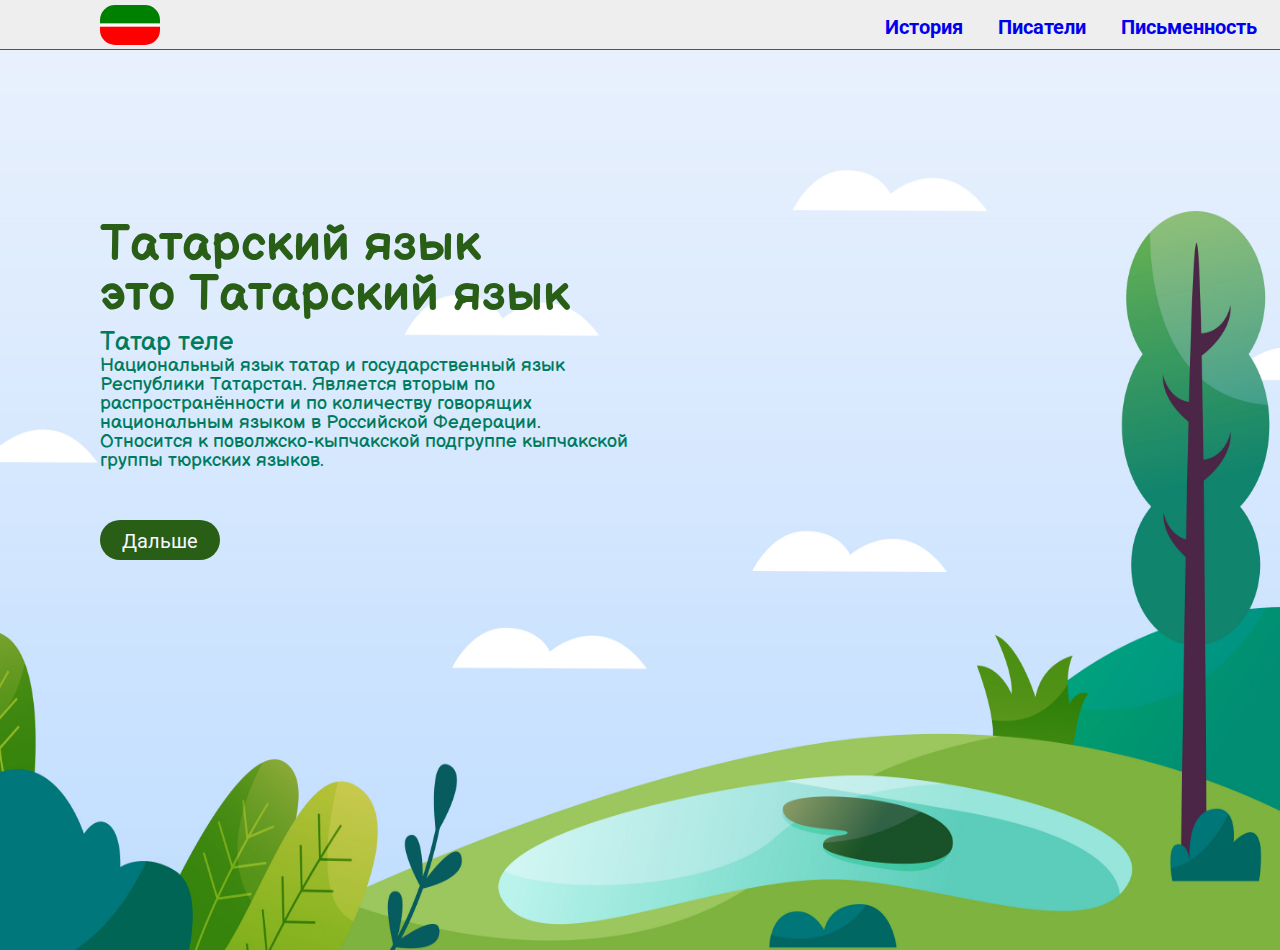
<file: index.html>
<!DOCTYPE html>
<html>
<head>
    <link type="image/png" sizes="512x512" rel="icon" href="images/communication_portfolio_network_dribbble_logo_icon_193322.png">
    <link rel="stylesheet" href="styles.css">
    <meta charset="UTF-8">
    <title>Татарский язык</title>
</head>
<body>
    <div class="podcherk">
        <div class="podol qw"></div>
        <div class="podol w"></div>
        <div class="podol e"></div>
        <div class="podol t"></div>
    </div>
    <div class="box">
        <a href="index.html"><div class="img"></div></a>                                         
        <div class="bars">
            <div class="Navigation_Bar v">
                <a href="istor/istor.html">История</a>
            </div>
            <div class="Navigation_Bar b">
                <a href="pisat/holl.html">Писатели</a>
            </div>
            <div class="Navigation_Bar n">
                <a href="gradient/gradient.html">Письменность</a>
            </div>
            <div class="Navigation_Bar k">
                <a href="faq/faq.html">Прочее</a>
            </div>
        </div>
    </div>
    <div class="screens">
        <div class="screen1">
            <div class="paragraphs">
                <div class="p1">
                    <p>Татарский язык <br> это Татарский язык </p>
                </div>
                <div class="p2">
                    <p class = "hhh">Татар теле </p>
                <p> Национальный язык татар и государственный язык Республики Татарстан. Является вторым по распространённости и по количеству говорящих национальным языком в Российской Федерации. Относится к поволжско-кыпчакской подгруппе кыпчакской группы тюркских языков. </p>
                </div>
            </div>

            <div class="btn">Дальше</div>
        </div>
        <div class="screen2">
            <div class="pismo">
                <h3 class="alphabet">Татарский алфавит</h3>
                <table class="table">
                    <tbody><tr>
                        <td style="width:3em; text-align:center; padding: 3px;">А а
                        </td>
                        <td style="width:3em; text-align:center; padding: 3px;">Ә ә
                        </td>
                        <td style="width:3em; text-align:center; padding: 3px;">Б б
                        </td>
                        <td style="width:3em; text-align:center; padding: 3px;">В в
                        </td>
                        <td style="width:3em; text-align:center; padding: 3px;">Г г
                        </td>
                        <td style="width:3em; text-align:center; padding: 3px;">Д д
                        </td>
                        <td style="width:3em; text-align:center; padding: 3px;">Е е
                        </td>
                        <td style="width:3em; text-align:center; padding: 3px;">Ё ё
                        </td></tr>
                        <tr>
                        <td style="width:3em; text-align:center; padding: 3px;">Ж ж
                        </td>
                        <td style="width:3em; text-align:center; padding: 3px;">Җ җ
                        </td>
                        <td style="width:3em; text-align:center; padding: 3px;">З з
                        </td>
                        <td style="width:3em; text-align:center; padding: 3px;">И и
                        </td>
                        <td style="width:3em; text-align:center; padding: 3px;">Й й
                        </td>
                        <td style="width:3em; text-align:center; padding: 3px;">К к
                        </td>
                        <td style="width:3em; text-align:center; padding: 3px;">Л л
                        </td>
                        <td style="width:3em; text-align:center; padding: 3px;">М м
                        </td></tr>
                        <tr>
                        <td style="width:3em; text-align:center; padding: 3px;">Н н
                        </td>
                        <td style="width:3em; text-align:center; padding: 3px;">Ң ң
                        </td>
                        <td style="width:3em; text-align:center; padding: 3px;">О о
                        </td>
                        <td style="width:3em; text-align:center; padding: 3px;">Ө ө
                        </td>
                        <td style="width:3em; text-align:center; padding: 3px;">П п
                        </td>
                        <td style="width:3em; text-align:center; padding: 3px;">Р р
                        </td>
                        <td style="width:3em; text-align:center; padding: 3px;">С с
                        </td>
                        <td style="width:3em; text-align:center; padding: 3px;">Т т
                        </td></tr>
                        <tr>
                        <td style="width:3em; text-align:center; padding: 3px;">У у
                        </td>
                        <td style="width:3em; text-align:center; padding: 3px;">Ү ү
                        </td>
                        <td style="width:3em; text-align:center; padding: 3px;">Ф ф
                        </td>
                        <td style="width:3em; text-align:center; padding: 3px;">Х х
                        </td>
                        <td style="width:3em; text-align:center; padding: 3px;">Һ һ
                        </td>
                        <td style="width:3em; text-align:center; padding: 3px;">Ц ц
                        </td>
                        <td style="width:3em; text-align:center; padding: 3px;">Ч ч
                        </td>
                        <td style="width:3em; text-align:center; padding: 3px;">Ш ш
                        </td></tr>
                        <tr>
                        <td style="width:3em; text-align:center; padding: 3px;">Щ щ
                        </td>
                        <td style="width:3em; text-align:center; padding: 3px;">Ъ ъ
                        </td>
                        <td style="width:3em; text-align:center; padding: 3px;">Ы ы
                        </td>
                        <td style="width:3em; text-align:center; padding: 3px;">Ь ь
                        </td>
                        <td style="width:3em; text-align:center; padding: 3px;">Э э
                        </td>
                        <td style="width:3em; text-align:center; padding: 3px;">Ю ю
                        </td>
                        <td style="width:3em; text-align:center; padding: 3px;">Я я
                        </td>
                        <td class="last" style="width:3em; text-align:center; padding: 3px;">&nbsp;
                        </td></tr>
                    </tbody>
                </table>
            </div>
            <div class="istor">
                <h3 class="zagis">Немного истории</h3>
                <p>
                    Тюркоязычные народы прибыли в среднее Поволжье в 5 веке, с северо-востока современной Монголии. В 9 веке было основано Волжское Булгарское государство, разрушенное монголами Золотой Орды, создавшими ханство в 1237 году. Население, сформировавшееся в Золотой Орде, стали называться «татарами». Золотая Орда распалась в 15 веке, что привело к развитию татарских государств-преемников в Поволжье (Казанское ханство), Крыму (Крымское ханство) и Западной Сибири.<br>
                    Казанское ханство находилось в географической зоне исламской цивилизации. Государства-преемники монгольской сферы влияния отличались, в частности, оседлостью населения. Это уже было не царство степных кочевников, а земля фермеров, торговцев, ремесленников. Именно к такому состоянию (15-16 веков) относится современное национальное самосознание татар, но отчасти и к более ранней структуре – раннесредневековой империи Волжская Булгария.
                </p>
            </div>
            <div class="liter">
                <div class="sred">
                    <h3>Средневековая литература</h3>
                <p>Татарская литература имеет древнюю историю. До внедрения книгопечатания древние татарские книги, написанные арабской графикой, переписывались от руки. Широко распространялись рукописи Корана, другой духовной литературы, учебные книги. Наивысшего развития татарская рукописная книга достигла в период расцвета татарской государственности — в XIV–XVI веках.Одним из самых ранних известных нам и произведений национальной татарской литературы считается, написанное в начале XIII века известным поэтом Кул Гали, поэтическое произведение Сказка о Юсуфе.
                В первой половине XVI века, когда культура Казанского ханства переживала расцвет, творили такие авторы как Мухаммедьяр, Гарифбек, Кул Шариф и другие. Казанский хан Мухаммед Эмин, бывший также и поэтом, оставил стихи, в которых в гневных тонах описывает Тамерлана из-за разрушение им Булгара. Перу Мухаммедьяра принадлежат поэмы «Тухфаи мардан» («Дар мужей») и «Нури содур» («Свет сердец»), в которых он воспевает справедливость и милосердие.</p>
                </div>

                <div class="devyatnad">
                    <h3>XX век</h3>
                    <p>В XX веке стал известен Галиаскар Камал (1878—1933), основатель в 1901 году газеты «Тааракку» («Прогресс») и издатель журнала «Магариф» («Иллюстрация»). В 1906 году он основал газету «Азад» («Свобода») и «Азад Халык» («Свободные люди»), 1908 по 1909 году сатирический журнал «Яшина» («Иллюстрация»), с 1907 по 1917 журнал «Юлдуз» («Звезда»). В 1905 году он опубликовал первый современный роман «Татары», «Тайны нашего города». Он также работал с газетами «Eesh» («Работа») и «Кызыл Байрак» («Красное знамя») и перевёл произведения Николая Гоголя и Максима Горького на татарский язык.
                    В конце XIX — начале XX века творили классик татарской и башкирской литературы Мажит Гафури (1880—1934), этнограф Каюм Насыри (1825—1902), кряшенский поэт, священник Яков Емельянов. 
                    В 1907 году татарским народным поэтом Габдуллой Тукаем по мотивам татарского фольклора была написана поэма Шурале, также перу этого автора принадлежит много других поэм, в том числе для детей.</p>
                </div>
                <div class="sovet">
                    <h3>Советская литература</h3>
                    <p>С 1923 года по настоящее время выходит татарский еженедельный журнал сатиры и юмора Чаян, издаваемый на русском и татарском языках.
                    После революционного периода авторы выделяются Наки Исанбет (1899—1992), поэт и переводчик Пушкина и Шекспира; Риза Ишмурат (1903—1995), татарский башкир, режиссёр татарского театра; Фатых Карим (1909—1945) — поэт и партизан, с компиляцией Асаарлаар (1957); Лябиба Эйсанова (1923); Карим Тинчурин (1887—1947); Абдурахман Абсалямов (1911—1979), автор «Газинура» (1951), «Ак чәчәкләр» («Белые цветы», 1965) и «Мәңгелек кеше» («Вечный человек», 1960); Абдулла Алиш (1908—1944); Назиб Думави; Мирсаияф Амиров (1906—?); Адель Кутуй (1903—1945); Хади Такташ (1901—1931); Нур Баян (1905—1945); Гумер Баширов (1901—1999); Салих Баттал (1905—1995) — переводчик Пушкина и Маяковского; Тази Гиззат (1895—1955); Хасан Туфан (1900—1981); прозаик Кави Наджми (1901—1957); Атилла Расих (1916—1996); Ибрагим Гази (1907—1971); Миржайдар Файзи (1891—1928); Муса Джалиль (1906—1944), самый известный из современных татарских поэтов, с Ильдаром (1941), «Октябрьским балосом» («Дети Октября»), «Кечкенә Иптәшләр» («Молодые товарищи»), «Бараби» («Март», 1925) и «Алтынчеч» («Златовласка», 1941); Ахмед Файзи (1903—1958) и Фатих Хусни (1908—1996).
                    Позже появятся новые авторы, такие как Н. Нандими (1901—1957), Гариф Губай (1907), Рафаил Тудж Ватуллин (1924), Ринат Ярисов (1941), Аяз Гилязов (1928—2002) и Туфан Минуллин (1935—2012); Муджамит Садри (1913); Тауфик Айди (1941—2001), автор книг «Кайда да кадерле» («Признан, где вы находитесь», 1984), «Безгә ни булды?» («Что происходит с нами», 1991) и «Елан угы» («Подделанный язык Змеи», 1991).</p>
                </div>
                <div class="izvest">
                    <h3>Некоторые известные татарские писатели и поэты</h3>
                    <p>Амирхан, Фатих Зарифович (1886—1926)
                        Аблеев, Мухамет Шарифович (1900—1941)
                        Баширов, Гумер Баширович (1901—1999)
                        Еникеев, Амирхан Нигметзянович (псевдоним Еники) (1909—2000)
                        Ерикеев, Ахмед Фазылович (1902—1967)
                        Ибрагимов, Галимджан Гирфанович (1887—1938)
                        Исхаки, Гаяз (1878—1954)
                        Камал, Галиаскар (Камалетдинов) (1879—1933)
                        Камал, Шариф Камалетдинович (Байгильдиев) (1884—1942)
                        Рамеев, Закир Садыкович (1859—1921)
                        Рамиев, Сагит Лутфуллович (1880—1926)
                        Тукай, Габдулла (Тукаев) (1886—1913)
                        Фахретдинов, Ризаитдин Фахретдинович (1859—1936)
                        Хади Такташ (Такташев) (1901—1931)
                        Хаким, Сибгат Тазиевич (Хакимов) (1911—1986)
                        Каюм Насыри (1825—1902)
                        Мажит Гафури (1880—1934)
                        Джалиль, Муса Мустафович (Джалилов) (1906—1944)
                        Наби Даули (1910—1989)
                        Хасан Туфан (1900—1981)</p>
                </div>
            </div>
        </div>
    </div>
    <script src="app.js"></script>
</body>
</html>
</file>
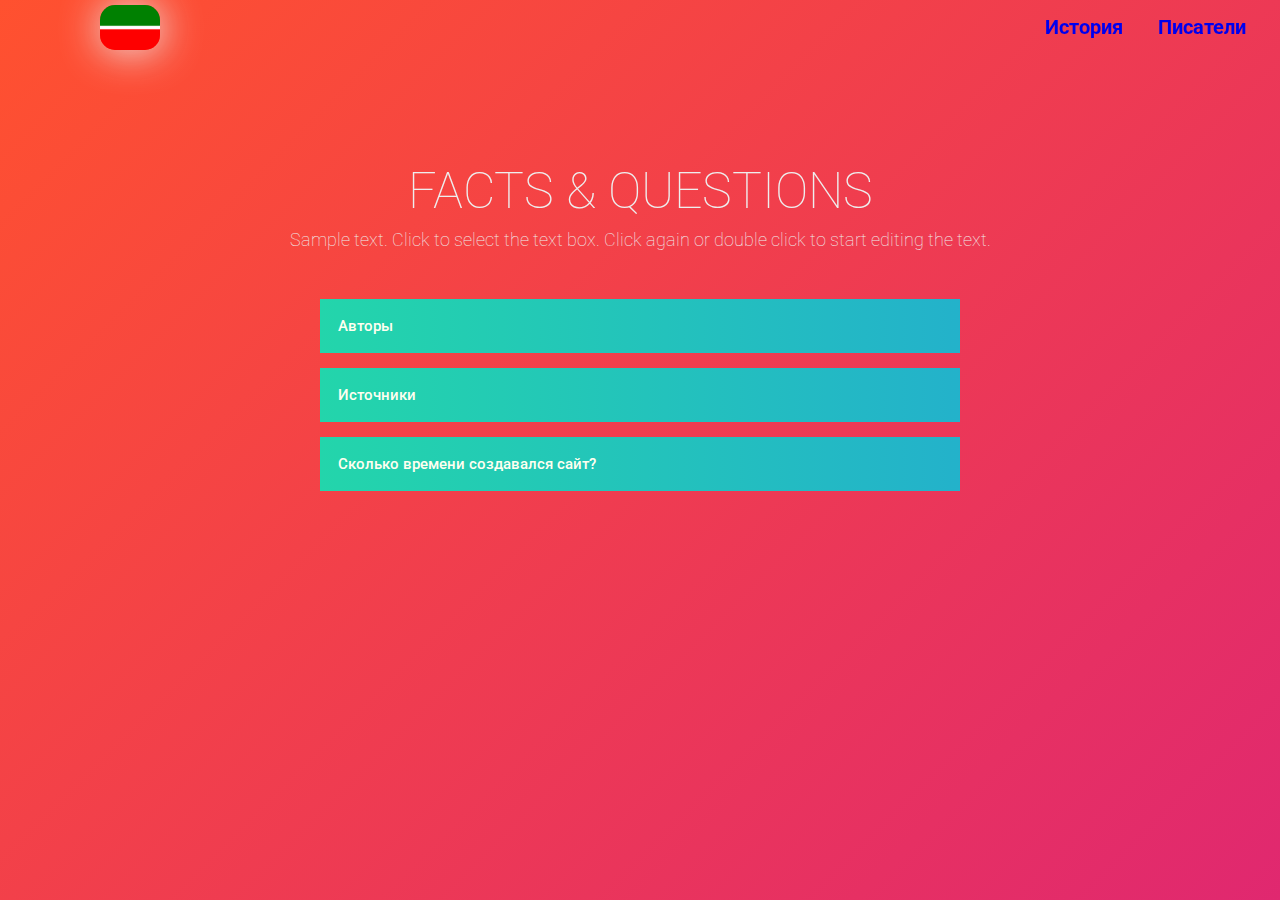
<file: faq/faq.html>
<!DOCTYPE html>
<html>
<head>
    <link type="image/png" sizes="512x512" rel="icon" href="\images/communication_portfolio_network_dribbble_logo_icon_193322.png">
    <link rel="stylesheet" href="faq.css">
    <meta charset="UTF-8">
    <title>Прочее</title>
</head>
<body>
    <div class="box">
        <a href="\tat_yaz/index.html"><div class="img"></div></a>                                         
        <div class="bars">
             <div class="Navigation_Bar v">
                <a href="\tat_yaz/istor/istor.html">История</a>
            </div>
            <div class="Navigation_Bar b">
                <a href="\tat_yaz/pisat/holl.html">Писатели</a>
            </div>
            <div class="Navigation_Bar n">
                <a href="\tat_yaz/gradient/gradient.html">Письменность</a>
            </div>
            <div class="Navigation_Bar k">
                <a href="\tat_yaz/faq/faq.html">Прочее</a>
            </div>
        </div>
    </div>
    <div class="podcherk">
        <div class="podol qw"></div>
        <div class="podol w"></div>
        <div class="podol e"></div>
        <div class="podol t"></div>
    </div>
    <div class="glav-text">FACTS & QUESTIONS</div>
    <div class="nizh-text">Sample text. Click to select the text box. Click again or double click to start editing the text.</div>
    <div class="center">
            <div class="button1">
                <button class="collapsible">Авторы</button>
            <div class="content">
                <p>Сафиуллин Ислам Ильфакович, проект для АПТ</p>
            </div>
            </div>
            <div class="button2">
                <button class="collapsible">Источники</button>
            <div class="content">
                <ul style="margin-left: 13px; font-family:'Segoe UI', Tahoma, Geneva, Verdana, sans-serif;">
                    <li><a href="https://tatobzor.ru" target="_blank" style="text-decoration: none; color: rgb(237, 237, 237);">tatobzor</a></li>
                    <li><a href="https://ru.wikipedia.org" target="_blank" style="text-decoration: none; color: rgb(237, 237, 237);">Википедия</a></li>
                    <li><a href="https://shigriyat.ru" target="_blank" style="text-decoration: none; color: rgb(237, 237, 237);">Шигърият</a></li>
                    <li><a href="https://tatarstan.ru" target="_blank" style="text-decoration: none; color: rgb(237, 237, 237);">Татрстан</a></li>
                    <li><a href="https://zen.yandex.ru" target="_blank" style="text-decoration: none; color: rgb(237, 237, 237);">Яндекс дзен</a></li>
                </ul>
            </div>
            </div>
            <div class="button2">
                <button class="collapsible">Сколько времени создавался сайт?</button>
            <div class="content">
                <p>20 дней</p>
            </div>
            </div>
    </div>
    <script src="faq.js"></script>
</body>
</html>
</file>
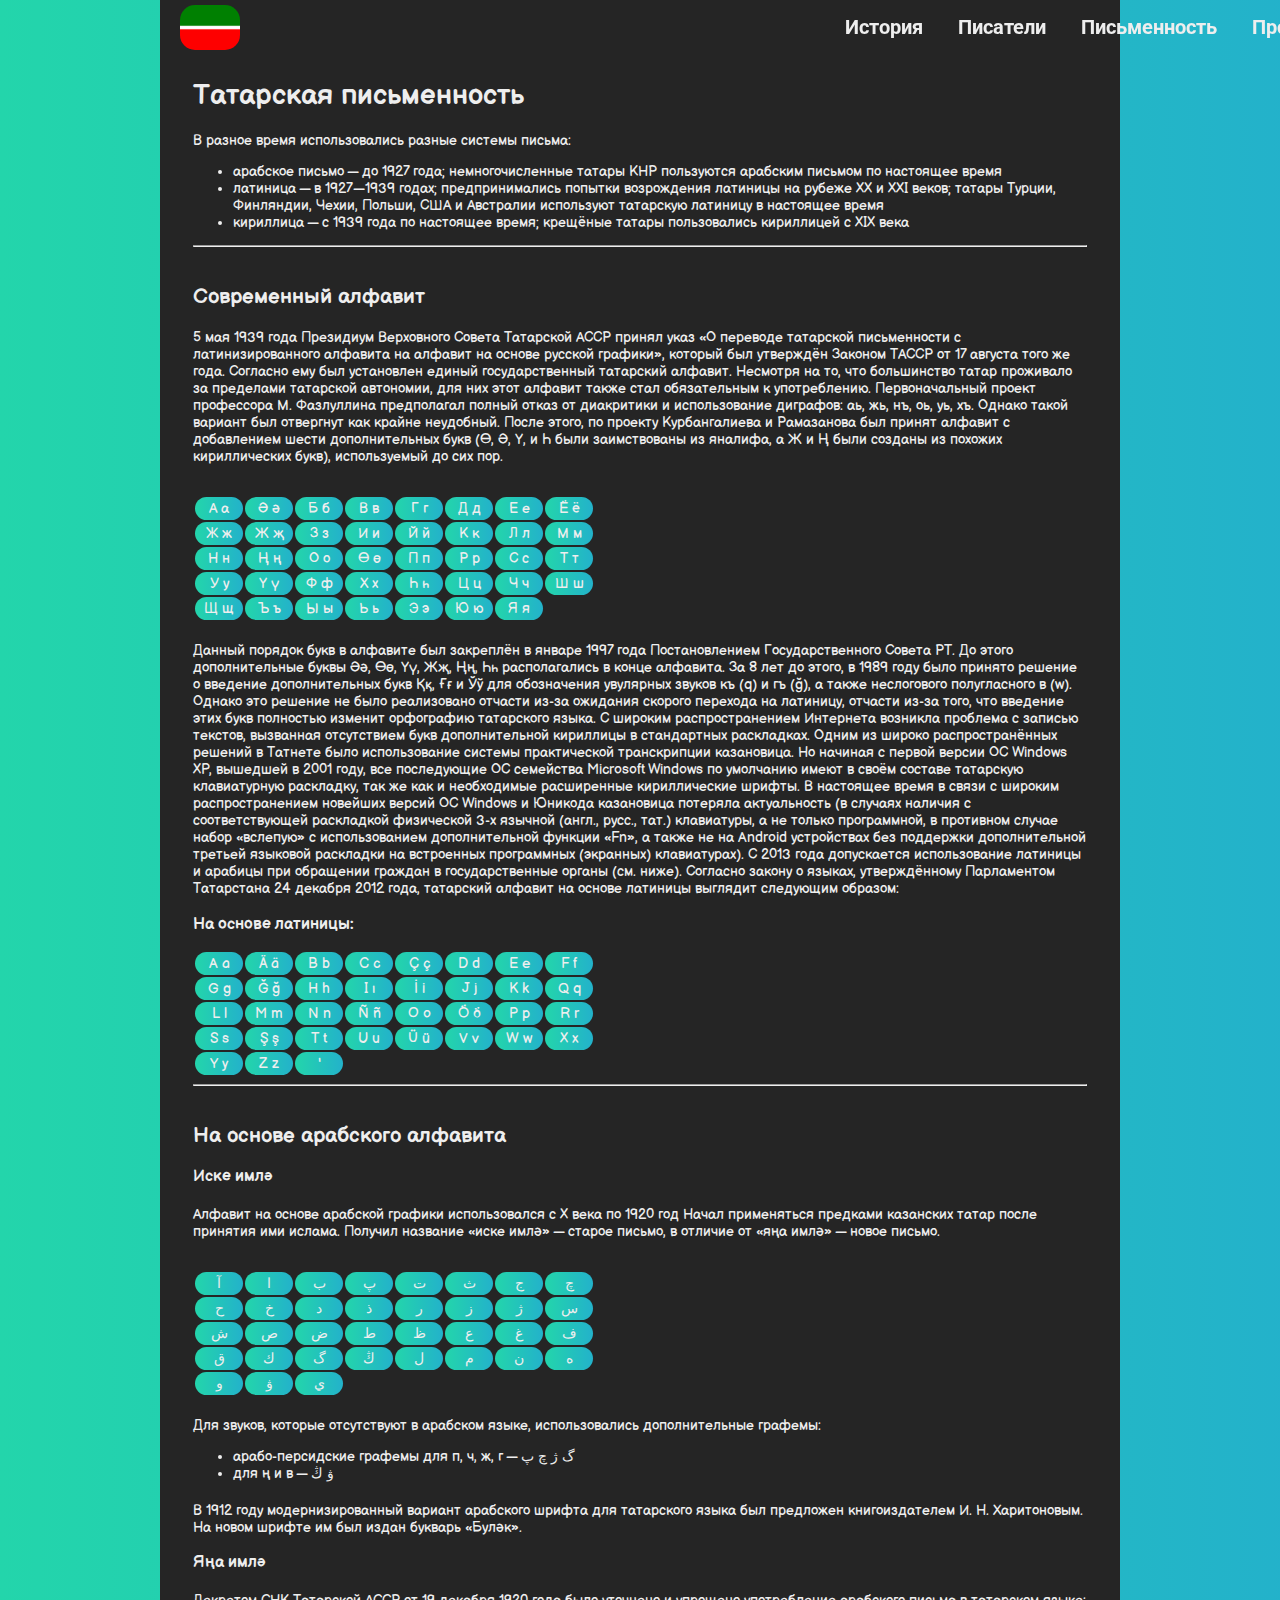
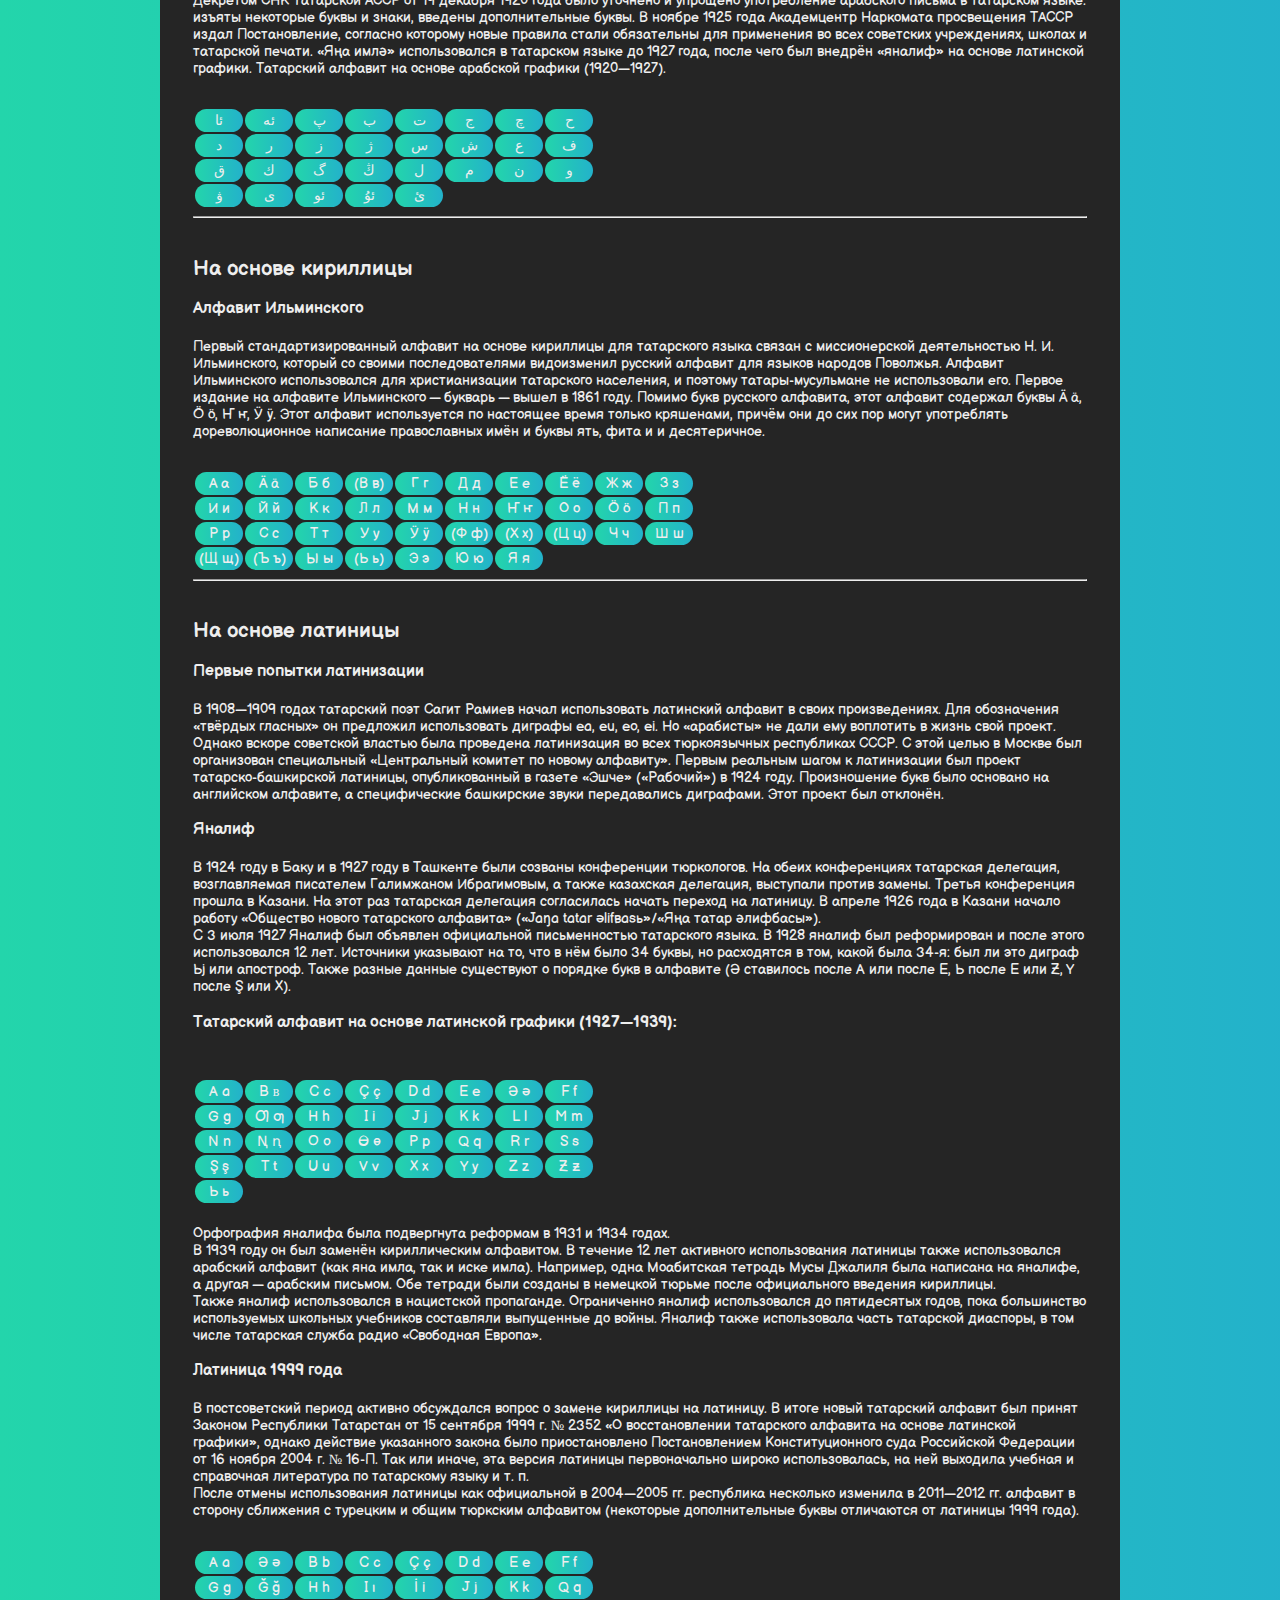
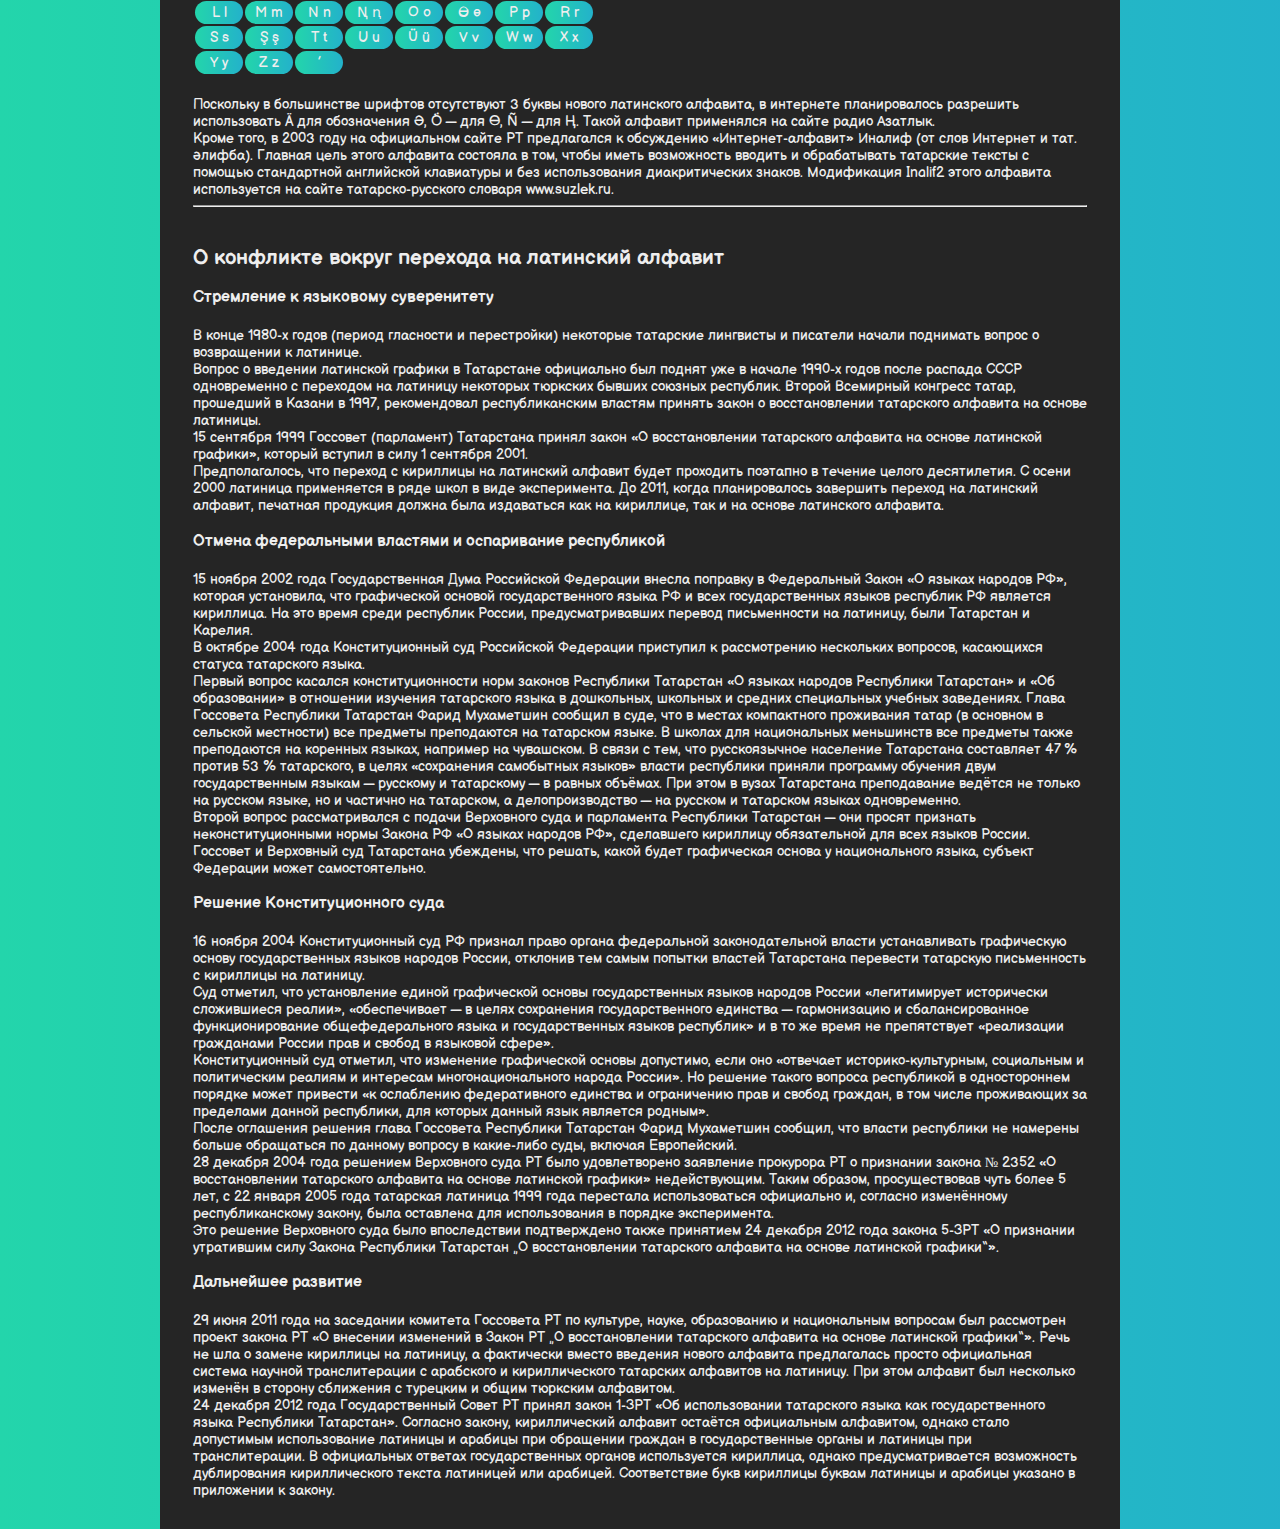
<file: gradient/gradient.html>
<!DOCTYPE html>
<html>
<head>
    <meta charset="UTF-8">
    <title>Письменность</title>
    <link rel="stylesheet" href="grad.css">
</head>
<body>

    <div class="container">
        <div class="box">
            <a href="\tat_yaz/index.html"><div class="img"></div></a>                                         
            <div class="bars">
                 <div class="Navigation_Bar v">
                <a href="\tat_yaz/istor/istor.html">История</a>
            </div>
            <div class="Navigation_Bar b">
                <a href="\tat_yaz/pisat/holl.html">Писатели</a>
            </div>
            <div class="Navigation_Bar n">
                <a href="\tat_yaz/gradient/gradient.html">Письменность</a>
            </div>
            <div class="Navigation_Bar k">
                <a href="\tat_yaz/faq/faq.html">Прочее</a>
            </div>
            </div>
            <div class="podcherk">
                <div class="podol qw"></div>
                <div class="podol w"></div>
                <div class="podol e"></div>
        
                <div class="podol t"></div>
            </div>
        </div>
        <div class="center">
            <div class="text">
                <h1>Татарская письменность</h1>
                <p>В разное время использовались разные системы письма:</p>
                <ul>
                    <li>арабское письмо — до 1927 года; немногочисленные татары КНР пользуются арабским письмом по настоящее время</li>
                    <li>латиница — в 1927—1939 годах; предпринимались попытки возрождения латиницы на рубеже XX и XXI веков; татары Турции, Финляндии, Чехии, Польши, США и Австралии используют татарскую латиницу в настоящее время</li>
                    <li>кириллица — с 1939 года по настоящее время; крещёные татары пользовались кириллицей с XIX века</li>
                </ul>
                <hr>
                <h2>Современный алфавит</h2>
                <p>5 мая 1939 года Президиум Верховного Совета Татарской АССР принял указ «О переводе татарской письменности с латинизированного алфавита на алфавит на основе русской графики», который был утверждён Законом ТАССР от 17 августа того же года. Согласно ему был установлен единый государственный татарский алфавит. Несмотря на то, что большинство татар проживало за пределами татарской автономии, для них этот алфавит также стал обязательным к употреблению.
                Первоначальный проект профессора М. Фазлуллина предполагал полный отказ от диакритики и использование диграфов: аь, жь, нъ, оь, уь, хъ. Однако такой вариант был отвергнут как крайне неудобный. После этого, по проекту Курбангалиева и Рамазанова был принят алфавит с добавлением шести дополнительных букв (Ө, Ә, Ү, и Һ были заимствованы из яналифа, а Җ и Ң были созданы из похожих кириллических букв), используемый до сих пор.</p>
                <tbody>
                    <table>
                        <tr>
                            <td style="width:3em; text-align:center; padding: 3px;">А а</td>
                            <td style="width:3em; text-align:center; padding: 3px;">Ә ә</td>
                            <td style="width:3em; text-align:center; padding: 3px;">Б б</td>
                            <td style="width:3em; text-align:center; padding: 3px;">В в</td>
                            <td style="width:3em; text-align:center; padding: 3px;">Г г</td>
                            <td style="width:3em; text-align:center; padding: 3px;">Д д</td>
                            <td style="width:3em; text-align:center; padding: 3px;">Е е</td>
                            <td style="width:3em; text-align:center; padding: 3px;">Ё ё</td>
                        </tr>
                        <tr>
                            <td style="width:3em; text-align:center; padding: 3px;">Ж ж</td>
                            <td style="width:3em; text-align:center; padding: 3px;">Җ җ</td>
                            <td style="width:3em; text-align:center; padding: 3px;">З з</td>
                            <td style="width:3em; text-align:center; padding: 3px;">И и</td>
                            <td style="width:3em; text-align:center; padding: 3px;">Й й</td>
                            <td style="width:3em; text-align:center; padding: 3px;">К к</td>
                            <td style="width:3em; text-align:center; padding: 3px;">Л л</td>
                            <td style="width:3em; text-align:center; padding: 3px;">М м</td>
                        </tr>
                        <tr>
                            <td style="width:3em; text-align:center; padding: 3px;">Н н</td>
                            <td style="width:3em; text-align:center; padding: 3px;">Ң ң</td>
                            <td style="width:3em; text-align:center; padding: 3px;">О о</td>
                            <td style="width:3em; text-align:center; padding: 3px;">Ө ө</td>
                            <td style="width:3em; text-align:center; padding: 3px;">П п</td>
                            <td style="width:3em; text-align:center; padding: 3px;">Р р</td>
                            <td style="width:3em; text-align:center; padding: 3px;">С с</td>
                            <td style="width:3em; text-align:center; padding: 3px;">Т т</td>
                        </tr>
                        <tr>
                            <td style="width:3em; text-align:center; padding: 3px;">У у</td>
                            <td style="width:3em; text-align:center; padding: 3px;">Ү ү</td>
                            <td style="width:3em; text-align:center; padding: 3px;">Ф ф</td>
                            <td style="width:3em; text-align:center; padding: 3px;">Х х</td>
                            <td style="width:3em; text-align:center; padding: 3px;">Һ һ</td>
                            <td style="width:3em; text-align:center; padding: 3px;">Ц ц</td>
                            <td style="width:3em; text-align:center; padding: 3px;">Ч ч</td>
                            <td style="width:3em; text-align:center; padding: 3px;">Ш ш</td>
                        </tr>
                        <tr>
                            <td style="width:3em; text-align:center; padding: 3px;">Щ щ</td>
                            <td style="width:3em; text-align:center; padding: 3px;">Ъ ъ</td>
                            <td style="width:3em; text-align:center; padding: 3px;">Ы ы</td>
                            <td style="width:3em; text-align:center; padding: 3px;">Ь ь</td>
                            <td style="width:3em; text-align:center; padding: 3px;">Э э</td>
                            <td style="width:3em; text-align:center; padding: 3px;">Ю ю</td>
                            <td style="width:3em; text-align:center; padding: 3px;">Я я</td>
                            <td class="oop" style="width:3em; text-align:center; padding: 3px;"></td>
                        </tr>
                    </table>
                </tbody>

                <p>Данный порядок букв в алфавите был закреплён в январе 1997 года Постановлением Государственного Совета РТ. До этого дополнительные буквы Әә, Өө, Үү, Җҗ, Ңң, Һһ располагались в конце алфавита. За 8 лет до этого, в 1989 году было принято решение о введение дополнительных букв Ққ, Ғғ и Ўў для обозначения увулярных звуков къ (q) и гъ (ğ), а также неслогового полугласного в (w). Однако это решение не было реализовано отчасти из-за ожидания скорого перехода на латиницу, отчасти из-за того, что введение этих букв полностью изменит орфографию татарского языка.
                С широким распространением Интернета возникла проблема с записью текстов, вызванная отсутствием букв дополнительной кириллицы в стандартных раскладках. Одним из широко распространённых решений в Татнете было использование системы практической транскрипции казановица. Но начиная с первой версии ОС Windows XP, вышедшей в 2001 году, все последующие ОС семейства Microsoft Windows по умолчанию имеют в своём составе татарскую клавиатурную раскладку, так же как и необходимые расширенные кириллические шрифты. В настоящее время в связи с широким распространением новейших версий ОС Windows и Юникода казановица потеряла актуальность (в случаях наличия с соответствующей раскладкой физической 3-х язычной (англ., русс., тат.) клавиатуры, а не только программной, в противном случае набор «вслепую» с использованием дополнительной функции «Fn», а также не на Android устройствах без поддержки дополнительной третьей языковой раскладки на встроенных программных (экранных) клавиатурах).
                С 2013 года допускается использование латиницы и арабицы при обращении граждан в государственные органы (см. ниже). Согласно закону о языках, утверждённому Парламентом Татарстана 24 декабря 2012 года, татарский алфавит на основе латиницы выглядит следующим образом: </p>
                <h3>На основе латиницы:</h3>

                <table style="padding-top: 0;">
                    <tbody><tr>
                    <td style="width:3em; text-align:center; padding: 3px;">A a</td>
                    <td style="width:3em; text-align:center; padding: 3px;">Ä ä</td>
                    <td style="width:3em; text-align:center; padding: 3px;">B b</td>
                    <td style="width:3em; text-align:center; padding: 3px;">C c</td>
                    <td style="width:3em; text-align:center; padding: 3px;">Ç ç</td>
                    <td style="width:3em; text-align:center; padding: 3px;">D d</td>
                    <td style="width:3em; text-align:center; padding: 3px;">E e</td>
                    <td style="width:3em; text-align:center; padding: 3px;">F f</td>
                    </tr>
                    <tr>
                    <td style="width:3em; text-align:center; padding: 3px;">G g</td>
                    <td style="width:3em; text-align:center; padding: 3px;">Ğ ğ</td>
                    <td style="width:3em; text-align:center; padding: 3px;">H h</td>
                    <td style="width:3em; text-align:center; padding: 3px;">I ı</td>
                    <td style="width:3em; text-align:center; padding: 3px;">İ i</td>
                    <td style="width:3em; text-align:center; padding: 3px;">J j</td>
                    <td style="width:3em; text-align:center; padding: 3px;">K k</td>
                    <td style="width:3em; text-align:center; padding: 3px;">Q q</td>
                    </tr>
                    <tr>
                    <td style="width:3em; text-align:center; padding: 3px;">L l</td>
                    <td style="width:3em; text-align:center; padding: 3px;">M m</td>
                    <td style="width:3em; text-align:center; padding: 3px;">N n</td>
                    <td style="width:3em; text-align:center; padding: 3px;">Ñ ñ</td>
                    <td style="width:3em; text-align:center; padding: 3px;">O o</td>
                    <td style="width:3em; text-align:center; padding: 3px;">Ö ö</td>
                    <td style="width:3em; text-align:center; padding: 3px;">P p</td>
                    <td style="width:3em; text-align:center; padding: 3px;">R r</td>
                    </tr>
                    <tr>
                    <td style="width:3em; text-align:center; padding: 3px;">S s</td>
                    <td style="width:3em; text-align:center; padding: 3px;">Ş ş</td>
                    <td style="width:3em; text-align:center; padding: 3px;">T t</td>
                    <td style="width:3em; text-align:center; padding: 3px;">U u</td>
                    <td style="width:3em; text-align:center; padding: 3px;">Ü ü</td>
                    <td style="width:3em; text-align:center; padding: 3px;">V v</td>
                    <td style="width:3em; text-align:center; padding: 3px;">W w</td>
                    <td style="width:3em; text-align:center; padding: 3px;">X x</td>
                    </tr>
                    <tr>
                    <td style="width:3em; text-align:center; padding: 3px;">Y y</td>
                    <td style="width:3em; text-align:center; padding: 3px;">Z z</td>
                    <td style="width:3em; text-align:center; padding: 3px;">'</td>
                    <td class="oop" style="width:3em; text-align:center; padding: 3px;"></td>
                    <td class="oop" style="width:3em; text-align:center; padding: 3px;"></td>
                    <td class="oop" style="width:3em; text-align:center; padding: 3px;"></td>
                    <td class="oop" style="width:3em; text-align:center; padding: 3px;"></td>
                    <td class="oop" style="width:3em; text-align:center; padding: 3px;"></td></tr></tbody>
                </table>
                <hr>
                <h2>На основе арабского алфавита</h2>
                <h3>Иске имлә</h3>
                <p>Алфавит на основе арабской графики использовался с X века по 1920 год Начал применяться предками казанских татар после принятия ими ислама. Получил название «иске имлә» — старое письмо, в отличие от «яңа имлә» — новое письмо.</p>
                <table>
                    <tbody><tr >
                    <td style="width:3em; text-align:center; padding: 3px;">آ</td>
                    <td style="width:3em; text-align:center; padding: 3px;">ا</td>
                    <td style="width:3em; text-align:center; padding: 3px;">ب</td>
                    <td style="width:3em; text-align:center; padding: 3px;">پ</td>
                    <td style="width:3em; text-align:center; padding: 3px;">ت</td>
                    <td style="width:3em; text-align:center; padding: 3px;">ث</td>
                    <td style="width:3em; text-align:center; padding: 3px;">ج</td>
                    <td style="width:3em; text-align:center; padding: 3px;">چ</td></tr>
                    <tr>
                    <td style="width:3em; text-align:center; padding: 3px;">ح</td>
                    <td style="width:3em; text-align:center; padding: 3px;">خ</td>
                    <td style="width:3em; text-align:center; padding: 3px;">د</td>
                    <td style="width:3em; text-align:center; padding: 3px;">ذ</td>
                    <td style="width:3em; text-align:center; padding: 3px;">ر</td>
                    <td style="width:3em; text-align:center; padding: 3px;">ز</td>
                    <td style="width:3em; text-align:center; padding: 3px;">ژ</td>
                    <td style="width:3em; text-align:center; padding: 3px;">س</td></tr>
                    <tr>
                    <td style="width:3em; text-align:center; padding: 3px;">ش</td>
                    <td style="width:3em; text-align:center; padding: 3px;">ص</td>
                    <td style="width:3em; text-align:center; padding: 3px;">ض</td>
                    <td style="width:3em; text-align:center; padding: 3px;">ط</td>
                    <td style="width:3em; text-align:center; padding: 3px;">ظ</td>
                    <td style="width:3em; text-align:center; padding: 3px;">ع</td>
                    <td style="width:3em; text-align:center; padding: 3px;">غ</td>
                    <td style="width:3em; text-align:center; padding: 3px;">ف</td></tr>
                    <tr>
                    <td style="width:3em; text-align:center; padding: 3px;">ق</td>
                    <td style="width:3em; text-align:center; padding: 3px;">ك</td>
                    <td style="width:3em; text-align:center; padding: 3px;">گ</td>
                    <td style="width:3em; text-align:center; padding: 3px;">ڭ</td>
                    <td style="width:3em; text-align:center; padding: 3px;">ل</td>
                    <td style="width:3em; text-align:center; padding: 3px;">م</td>
                    <td style="width:3em; text-align:center; padding: 3px;">ن</td>
                    <td style="width:3em; text-align:center; padding: 3px;">ه</td></tr>
                    <tr>
                    <td style="width:3em; text-align:center; padding: 3px;">و</td>
                    <td style="width:3em; text-align:center; padding: 3px;">ۋ</td>
                    <td style="width:3em; text-align:center; padding: 3px;">ي</td>
                    <td class="oop" style="width:3em; text-align:center; padding: 3px;"></td>
                    <td class="oop" style="width:3em; text-align:center; padding: 3px;"></td>
                    <td class="oop" style="width:3em; text-align:center; padding: 3px;"></td>
                    <td class="oop" style="width:3em; text-align:center; padding: 3px;"></td>
                    <td class="oop" style="width:3em; text-align:center; padding: 3px;"></td></tr></tbody>
                </table>

                <p>Для звуков, которые отсутствуют в арабском языке, использовались дополнительные графемы:</p>
                <ul>
                    <li>арабо-персидские графемы для п, ч, ж, г — گ ژ چ پ</li>
                    <li>для ң и в — ۋ ڭ</li>
                </ul>
                <p>В 1912 году модернизированный вариант арабского шрифта для татарского языка был предложен книгоиздателем И. Н. Харитоновым. На новом шрифте им был издан букварь «Буләк».</p>
                <h3>Яңа имлә</h3>
                <p>Декретом СНК Татарской АССР от 19 декабря 1920 года было уточнено и упрощено употребление арабского письма в татарском языке: изъяты некоторые буквы и знаки, введены дополнительные буквы. В ноябре 1925 года Академцентр Наркомата просвещения ТАССР издал Постановление, согласно которому новые правила стали обязательны для применения во всех советских учреждениях, школах и татарской печати. «Яңа имлә» использовался в татарском языке до 1927 года, после чего был внедрён «яналиф» на основе латинской графики.
                Татарский алфавит на основе арабской графики (1920—1927).</p>

                <table>
                    <tbody><tr>
                    <td style="width:3em; text-align:center; padding: 3px;">ئا</td>
                    <td style="width:3em; text-align:center; padding: 3px;">ﺋﻪ</td>
                    <td style="width:3em; text-align:center; padding: 3px;">پ</td>
                    <td style="width:3em; text-align:center; padding: 3px;">ب</td>
                    <td style="width:3em; text-align:center; padding: 3px;">ت</td>
                    <td style="width:3em; text-align:center; padding: 3px;">ج</td>
                    <td style="width:3em; text-align:center; padding: 3px;">چ</td>
                    <td style="width:3em; text-align:center; padding: 3px;">ح</td></tr>
                    <tr>
                    <td style="width:3em; text-align:center; padding: 3px;">د</td>
                    <td style="width:3em; text-align:center; padding: 3px;">ر</td>
                    <td style="width:3em; text-align:center; padding: 3px;">ز</td>
                    <td style="width:3em; text-align:center; padding: 3px;">ژ</td>
                    <td style="width:3em; text-align:center; padding: 3px;">س</td>
                    <td style="width:3em; text-align:center; padding: 3px;">ش</td>
                    <td style="width:3em; text-align:center; padding: 3px;">ع</td>
                    <td style="width:3em; text-align:center; padding: 3px;">ف</td></tr>
                    <tr>
                    <td style="width:3em; text-align:center; padding: 3px;">ق</td>
                    <td style="width:3em; text-align:center; padding: 3px;">ك</td>
                    <td style="width:3em; text-align:center; padding: 3px;">گ</td>
                    <td style="width:3em; text-align:center; padding: 3px;">ڭ</td>
                    <td style="width:3em; text-align:center; padding: 3px;">ل</td>
                    <td style="width:3em; text-align:center; padding: 3px;">م</td>
                    <td style="width:3em; text-align:center; padding: 3px;">ن</td>
                    <td style="width:3em; text-align:center; padding: 3px;">و</td></tr>
                    <tr>
                    <td style="width:3em; text-align:center; padding: 3px;">ۋ</td>
                    <td style="width:3em; text-align:center; padding: 3px;">ی</td>
                    <td style="width:3em; text-align:center; padding: 3px;">ئو</td>
                    <td style="width:3em; text-align:center; padding: 3px;">ئوُ</td>
                    <td style="width:3em; text-align:center; padding: 3px;">ئ</td>
                    <td class="oop" style="width:3em; text-align:center; padding: 3px;"></td>
                    <td class="oop" style="width:3em; text-align:center; padding: 3px;"></td>
                    <td class="oop" style="width:3em; text-align:center; padding: 3px;"></td></tr></tbody>
                </table>

                <hr>

                <h2>На основе кириллицы</h2>
                <h3>Алфавит Ильминского</h3>
                <p>Первый стандартизированный алфавит на основе кириллицы для татарского языка связан с миссионерской деятельностью Н. И. Ильминского, который со своими последователями видоизменил русский алфавит для языков народов Поволжья. Алфавит Ильминского использовался для христианизации татарского населения, и поэтому татары-мусульмане не использовали его. Первое издание на алфавите Ильминского — букварь — вышел в 1861 году.
                Помимо букв русского алфавита, этот алфавит содержал буквы Ӓ ӓ, Ӧ ӧ, Ҥ ҥ, Ӱ ӱ. Этот алфавит используется по настоящее время только кряшенами, причём они до сих пор могут употреблять дореволюционное написание православных имён и буквы ять, фита и и десятеричное.</p>

                <table>
                    <tbody><tr>
                    <td style="width:3em; text-align:center; padding: 3px;">А а</td>
                    <td style="width:3em; text-align:center; padding: 3px;">Ӓ ӓ</td>
                    <td style="width:3em; text-align:center; padding: 3px;">Б б</td>
                    <td style="width:3em; text-align:center; padding: 3px;">(В в)</td>
                    <td style="width:3em; text-align:center; padding: 3px;">Г г</td>
                    <td style="width:3em; text-align:center; padding: 3px;">Д д</td>
                    <td style="width:3em; text-align:center; padding: 3px;">Е е</td>
                    <td style="width:3em; text-align:center; padding: 3px;">Ё ё</td>
                    <td style="width:3em; text-align:center; padding: 3px;">Ж ж</td>
                    <td style="width:3em; text-align:center; padding: 3px;">З з</td></tr>
                    <tr>
                    <td style="width:3em; text-align:center; padding: 3px;">И и</td>
                    <td style="width:3em; text-align:center; padding: 3px;">Й й</td>
                    <td style="width:3em; text-align:center; padding: 3px;">К к</td>
                    <td style="width:3em; text-align:center; padding: 3px;">Л л</td>
                    <td style="width:3em; text-align:center; padding: 3px;">М м</td>
                    <td style="width:3em; text-align:center; padding: 3px;">Н н</td>
                    <td style="width:3em; text-align:center; padding: 3px;">Ҥ ҥ</td>
                    <td style="width:3em; text-align:center; padding: 3px;">О о</td>
                    <td style="width:3em; text-align:center; padding: 3px;">Ӧ ӧ</td>
                    <td style="width:3em; text-align:center; padding: 3px;">П п</td></tr>
                    <tr>
                    <td style="width:3em; text-align:center; padding: 3px;">Р р</td>
                    <td style="width:3em; text-align:center; padding: 3px;">С с</td>
                    <td style="width:3em; text-align:center; padding: 3px;">Т т</td>
                    <td style="width:3em; text-align:center; padding: 3px;">У у</td>
                    <td style="width:3em; text-align:center; padding: 3px;">Ӱ ӱ</td>
                    <td style="width:3em; text-align:center; padding: 3px;">(Ф ф)</td>
                    <td style="width:3em; text-align:center; padding: 3px;">(Х х)</td>
                    <td style="width:3em; text-align:center; padding: 3px;">(Ц ц)</td>
                    <td style="width:3em; text-align:center; padding: 3px;">Ч ч</td>
                    <td style="width:3em; text-align:center; padding: 3px;">Ш ш</td></tr>
                    <tr>
                    <td style="width:3em; text-align:center; padding: 3px;">(Щ щ)</td>
                    <td style="width:3em; text-align:center; padding: 3px;">(Ъ ъ)</td>
                    <td style="width:3em; text-align:center; padding: 3px;">Ы ы</td>
                    <td style="width:3em; text-align:center; padding: 3px;">(Ь ь)</td>
                    <td style="width:3em; text-align:center; padding: 3px;">Э э</td>
                    <td style="width:3em; text-align:center; padding: 3px;">Ю ю</td>
                    <td style="width:3em; text-align:center; padding: 3px;">Я я</td>
                    <td class="oop" style="width:3em; text-align:center; padding: 3px;"></td>
                    <td class="oop" style="width:3em; text-align:center; padding: 3px;"></td>
                    <td class="oop" style="width:3em; text-align:center; padding: 3px;"></td></tr>
                    </tbody>
                </table>
                <hr>
                <h2>На основе латиницы</h2>
                <h3>Первые попытки латинизации</h3>
                <p>В 1908—1909 годах татарский поэт Сагит Рамиев начал использовать латинский алфавит в своих произведениях. Для обозначения «твёрдых гласных» он предложил использовать диграфы ea, eu, eo, ei. Но «арабисты» не дали ему воплотить в жизнь свой проект.
                Однако вскоре советской властью была проведена латинизация во всех тюркоязычных республиках СССР. С этой целью в Москве был организован специальный «Центральный комитет по новому алфавиту». Первым реальным шагом к латинизации был проект татарско-башкирской латиницы, опубликованный в газете «Эшче» («Рабочий») в 1924 году. Произношение букв было основано на английском алфавите, а специфические башкирские звуки передавались диграфами. Этот проект был отклонён.</p>
                <h3>Яналиф</h3>
                <p>В 1924 году в Баку и в 1927 году в Ташкенте были созваны конференции тюркологов. На обеих конференциях татарская делегация, возглавляемая писателем Галимжаном Ибрагимовым, а также казахская делегация, выступали против замены. Третья конференция прошла в Казани. На этот раз татарская делегация согласилась начать переход на латиницу. В апреле 1926 года в Казани начало работу «Общество нового татарского алфавита» («Jaŋa tatar əlifвasь»/«Яңа татар әлифбасы»). <br>
                C 3 июля 1927 Яналиф был объявлен официальной письменностью татарского языка. В 1928 яналиф был реформирован и после этого использовался 12 лет. Источники указывают на то, что в нём было 34 буквы, но расходятся в том, какой была 34-я: был ли это диграф Ьj или апостроф. Также разные данные существуют о порядке букв в алфавите (Ə ставилось после A или после E, Ь после E или Ƶ, Y после Ş или X).</p>
                <h3>Татарский алфавит на основе латинской графики (1927—1939):</h3>
                <table>
                    <tbody><tr>
                    <td style="width:3em; text-align:center; padding: 3px;">A a</td>
                    <td style="width:3em; text-align:center; padding: 3px;">B ʙ</td>
                    <td style="width:3em; text-align:center; padding: 3px;">C c</td>
                    <td style="width:3em; text-align:center; padding: 3px;">Ç ç</td>
                    <td style="width:3em; text-align:center; padding: 3px;">D d</td>
                    <td style="width:3em; text-align:center; padding: 3px;">E e</td>
                    <td style="width:3em; text-align:center; padding: 3px;">Ə ə</td>
                    <td style="width:3em; text-align:center; padding: 3px;">F f</td></tr>
                    <tr>
                    <td style="width:3em; text-align:center; padding: 3px;">G g</td>
                    <td style="width:3em; text-align:center; padding: 3px;">Ƣ ƣ</td>
                    <td style="width:3em; text-align:center; padding: 3px;">H h</td>
                    <td style="width:3em; text-align:center; padding: 3px;">I i</td>
                    <td style="width:3em; text-align:center; padding: 3px;">J j</td>
                    <td style="width:3em; text-align:center; padding: 3px;">K k</td>
                    <td style="width:3em; text-align:center; padding: 3px;">L l</td>
                    <td style="width:3em; text-align:center; padding: 3px;">M m</td></tr>
                    <tr>
                    <td style="width:3em; text-align:center; padding: 3px;">N n</td>
                    <td style="width:3em; text-align:center; padding: 3px;">Ꞑ ꞑ</td>
                    <td style="width:3em; text-align:center; padding: 3px;">O o</td>
                    <td style="width:3em; text-align:center; padding: 3px;">Ɵ ɵ</td>
                    <td style="width:3em; text-align:center; padding: 3px;">P p</td>
                    <td style="width:3em; text-align:center; padding: 3px;">Q q</td>
                    <td style="width:3em; text-align:center; padding: 3px;">R r</td>
                    <td style="width:3em; text-align:center; padding: 3px;">S s</td></tr>
                    <tr>
                    <td style="width:3em; text-align:center; padding: 3px;">Ş ş</td>
                    <td style="width:3em; text-align:center; padding: 3px;">T t</td>
                    <td style="width:3em; text-align:center; padding: 3px;">U u</td>
                    <td style="width:3em; text-align:center; padding: 3px;">V v</td>
                    <td style="width:3em; text-align:center; padding: 3px;">X x</td>
                    <td style="width:3em; text-align:center; padding: 3px;">Y y</td>
                    <td style="width:3em; text-align:center; padding: 3px;">Z z</td>
                    <td style="width:3em; text-align:center; padding: 3px;">Ƶ ƶ</td></tr>
                    <tr>
                    <td style="width:3em; text-align:center; padding: 3px;">Ь ь</td>
                    <td class="oop" style="width:3em; text-align:center; padding: 3px;"></td>
                    <td class="oop" style="width:3em; text-align:center; padding: 3px;"></td>
                    <td class="oop" style="width:3em; text-align:center; padding: 3px;"></td>
                    <td class="oop" style="width:3em; text-align:center; padding: 3px;"></td>
                    <td class="oop" style="width:3em; text-align:center; padding: 3px;"></td>
                    <td class="oop" style="width:3em; text-align:center; padding: 3px;"></td>
                    <td class="oop" style="width:3em; text-align:center; padding: 3px;"></td></tr></tbody>
                </table>
                <p>Орфография яналифа была подвергнута реформам в 1931 и 1934 годах.
                    <br>
                В 1939 году он был заменён кириллическим алфавитом. В течение 12 лет активного использования латиницы также использовался арабский алфавит (как яна имла, так и иске имла). Например, одна Моабитская тетрадь Мусы Джалиля была написана на яналифе, а другая — арабским письмом. Обе тетради были созданы в немецкой тюрьме после официального введения кириллицы.
                    <br>
                Также яналиф использовался в нацистской пропаганде. Ограниченно яналиф использовался до пятидесятых годов, пока большинство используемых школьных учебников составляли выпущенные до войны. Яналиф также использовала часть татарской диаспоры, в том числе татарская служба радио «Свободная Европа».</p>

                <h3>Латиница 1999 года</h3>
                <p>В постсоветский период активно обсуждался вопрос о замене кириллицы на латиницу. В итоге новый татарский алфавит был принят Законом Республики Татарстан от 15 сентября 1999 г. № 2352 «О восстановлении татарского алфавита на основе латинской графики», однако действие указанного закона было приостановлено Постановлением Конституционного суда Российской Федерации от 16 ноября 2004 г. № 16-П. Так или иначе, эта версия латиницы первоначально широко использовалась, на ней выходила учебная и справочная литература по татарскому языку и т. п.
                    <br>
                После отмены использования латиницы как официальной в 2004—2005 гг. республика несколько изменила в 2011—2012 гг. алфавит в сторону сближения с турецким и общим тюркским алфавитом (некоторые дополнительные буквы отличаются от латиницы 1999 года).</p>

                <table>
                    <tbody><tr>
                    <td style="width:3em; text-align:center; padding: 3px;">A a</td>
                    <td style="width:3em; text-align:center; padding: 3px;">Ə ə</td>
                    <td style="width:3em; text-align:center; padding: 3px;">B b</td>
                    <td style="width:3em; text-align:center; padding: 3px;">C c</td>
                    <td style="width:3em; text-align:center; padding: 3px;">Ç ç</td>
                    <td style="width:3em; text-align:center; padding: 3px;">D d</td>
                    <td style="width:3em; text-align:center; padding: 3px;">E e</td>
                    <td style="width:3em; text-align:center; padding: 3px;">F f</td></tr>
                    <tr>
                    <td style="width:3em; text-align:center; padding: 3px;">G g</td>
                    <td style="width:3em; text-align:center; padding: 3px;">Ğ ğ</td>
                    <td style="width:3em; text-align:center; padding: 3px;">H h</td>
                    <td style="width:3em; text-align:center; padding: 3px;">I ı</td>
                    <td style="width:3em; text-align:center; padding: 3px;">İ i</td>
                    <td style="width:3em; text-align:center; padding: 3px;">J j</td>
                    <td style="width:3em; text-align:center; padding: 3px;">K k</td>
                    <td style="width:3em; text-align:center; padding: 3px;">Q q</td></tr>
                    <tr>
                    <td style="width:3em; text-align:center; padding: 3px;">L l</td>
                    <td style="width:3em; text-align:center; padding: 3px;">M m</td>
                    <td style="width:3em; text-align:center; padding: 3px;">N n</td>
                    <td style="width:3em; text-align:center; padding: 3px;">Ꞑ ꞑ</td>
                    <td style="width:3em; text-align:center; padding: 3px;">O o</td>
                    <td style="width:3em; text-align:center; padding: 3px;">Ɵ ɵ</td>
                    <td style="width:3em; text-align:center; padding: 3px;">P p</td>
                    <td style="width:3em; text-align:center; padding: 3px;">R r</td></tr>
                    <tr>
                    <td style="width:3em; text-align:center; padding: 3px;">S s</td>
                    <td style="width:3em; text-align:center; padding: 3px;">Ş ş</td>
                    <td style="width:3em; text-align:center; padding: 3px;">T t</td>
                    <td style="width:3em; text-align:center; padding: 3px;">U u</td>
                    <td style="width:3em; text-align:center; padding: 3px;">Ü ü</td>
                    <td style="width:3em; text-align:center; padding: 3px;">V v</td>
                    <td style="width:3em; text-align:center; padding: 3px;">W w</td>
                    <td style="width:3em; text-align:center; padding: 3px;">X x</td></tr>
                    <tr>
                    <td style="width:3em; text-align:center; padding: 3px;">Y y</td>
                    <td style="width:3em; text-align:center; padding: 3px;">Z z</td>
                    <td style="width:3em; text-align:center; padding: 3px;">’</td>
                    <td class="oop" style="width:3em; text-align:center; padding: 3px;"></td>
                    <td class="oop" style="width:3em; text-align:center; padding: 3px;"></td>
                    <td class="oop" style="width:3em; text-align:center; padding: 3px;"></td>
                    <td class="oop" style="width:3em; text-align:center; padding: 3px;"></td>
                    <td class="oop" style="width:3em; text-align:center; padding: 3px;"></td></tr></tbody>
                </table>

                <p>Поскольку в большинстве шрифтов отсутствуют 3 буквы нового латинского алфавита, в интернете планировалось разрешить использовать Ä для обозначения Ә, Ö — для Ө, Ñ — для Ң. Такой алфавит применялся на сайте радио Азатлык.
                    <br>
                Кроме того, в 2003 году на официальном сайте РТ предлагался к обсуждению «Интернет-алфавит» Иналиф (от слов Интернет и тат. әлифба). Главная цель этого алфавита состояла в том, чтобы иметь возможность вводить и обрабатывать татарские тексты с помощью стандартной английской клавиатуры и без использования диакритических знаков. Модификация Inalif2 этого алфавита используется на сайте татарско-русского словаря www.suzlek.ru.</p>

                <hr>
                <h2>О конфликте вокруг перехода на латинский алфавит</h2>
                <h3>Стремление к языковому суверенитету</h3>
                <p>В конце 1980-х годов (период гласности и перестройки) некоторые татарские лингвисты и писатели начали поднимать вопрос о возвращении к латинице.
                    <br>
                Вопрос о введении латинской графики в Татарстане официально был поднят уже в начале 1990-х годов после распада СССР одновременно с переходом на латиницу некоторых тюркских бывших союзных республик. Второй Всемирный конгресс татар, прошедший в Казани в 1997, рекомендовал республиканским властям принять закон о восстановлении татарского алфавита на основе латиницы.
                    <br>
                15 сентября 1999 Госсовет (парламент) Татарстана принял закон «О восстановлении татарского алфавита на основе латинской графики», который вступил в силу 1 сентября 2001.
                   <br> 
                Предполагалось, что переход с кириллицы на латинский алфавит будет проходить поэтапно в течение целого десятилетия. С осени 2000 латиница применяется в ряде школ в виде эксперимента. До 2011, когда планировалось завершить переход на латинский алфавит, печатная продукция должна была издаваться как на кириллице, так и на основе латинского алфавита.</p>
                <h3>Отмена федеральными властями и оспаривание республикой</h3>
                <p>15 ноября 2002 года Государственная Дума Российской Федерации внесла поправку в Федеральный Закон «О языках народов РФ», которая установила, что графической основой государственного языка РФ и всех государственных языков республик РФ является кириллица. На это время среди республик России, предусматривавших перевод письменности на латиницу, были Татарстан и Карелия.
                    <br>
                В октябре 2004 года Конституционный суд Российской Федерации приступил к рассмотрению нескольких вопросов, касающихся статуса татарского языка.
                    <br>
                Первый вопрос касался конституционности норм законов Республики Татарстан «О языках народов Республики Татарстан» и «Об образовании» в отношении изучения татарского языка в дошкольных, школьных и средних специальных учебных заведениях. Глава Госсовета Республики Татарстан Фарид Мухаметшин сообщил в суде, что в местах компактного проживания татар (в основном в сельской местности) все предметы преподаются на татарском языке. В школах для национальных меньшинств все предметы также преподаются на коренных языках, например на чувашском. В связи с тем, что русскоязычное население Татарстана составляет 47 % против 53 % татарского, в целях «сохранения самобытных языков» власти республики приняли программу обучения двум государственным языкам — русскому и татарскому — в равных объёмах. При этом в вузах Татарстана преподавание ведётся не только на русском языке, но и частично на татарском, а делопроизводство — на русском и татарском языках одновременно.
                    <br>
                Второй вопрос рассматривался с подачи Верховного суда и парламента Республики Татарстан — они просят признать неконституционными нормы Закона РФ «О языках народов РФ», сделавшего кириллицу обязательной для всех языков России. Госсовет и Верховный суд Татарстана убеждены, что решать, какой будет графическая основа у национального языка, субъект Федерации может самостоятельно.</p>
                <h3>Решение Конституционного суда</h3>
                <p>16 ноября 2004 Конституционный суд РФ признал право органа федеральной законодательной власти устанавливать графическую основу государственных языков народов России, отклонив тем самым попытки властей Татарстана перевести татарскую письменность с кириллицы на латиницу.
                    <br>
                Суд отметил, что установление единой графической основы государственных языков народов России «легитимирует исторически сложившиеся реалии», «обеспечивает — в целях сохранения государственного единства — гармонизацию и сбалансированное функционирование общефедерального языка и государственных языков республик» и в то же время не препятствует «реализации гражданами России прав и свобод в языковой сфере».
                    <br>
                Конституционный суд отметил, что изменение графической основы допустимо, если оно «отвечает историко-культурным, социальным и политическим реалиям и интересам многонационального народа России». Но решение такого вопроса республикой в одностороннем порядке может привести «к ослаблению федеративного единства и ограничению прав и свобод граждан, в том числе проживающих за пределами данной республики, для которых данный язык является родным».
                    <br>
                После оглашения решения глава Госсовета Республики Татарстан Фарид Мухаметшин сообщил, что власти республики не намерены больше обращаться по данному вопросу в какие-либо суды, включая Европейский.
                    <br>
                28 декабря 2004 года решением Верховного суда РТ было удовлетворено заявление прокурора РТ о признании закона № 2352 «О восстановлении татарского алфавита на основе латинской графики» недействующим. Таким образом, просуществовав чуть более 5 лет, с 22 января 2005 года татарская латиница 1999 года перестала использоваться официально и, согласно изменённому республиканскому закону, была оставлена для использования в порядке эксперимента.
                    <br>
                Это решение Верховного суда было впоследствии подтверждено также принятием 24 декабря 2012 года закона 5-ЗРТ «О признании утратившим силу Закона Республики Татарстан „О восстановлении татарского алфавита на основе латинской графики“».</p>
                <h3>Дальнейшее развитие</h3>
                <p>29 июня 2011 года на заседании комитета Госсовета РТ по культуре, науке, образованию и национальным вопросам был рассмотрен проект закона РТ «О внесении изменений в Закон РТ „О восстановлении татарского алфавита на основе латинской графики“». Речь не шла о замене кириллицы на латиницу, а фактически вместо введения нового алфавита предлагалась просто официальная система научной транслитерации с арабского и кириллического татарских алфавитов на латиницу. При этом алфавит был несколько изменён в сторону сближения с турецким и общим тюркским алфавитом.
                    <br>
                24 декабря 2012 года Государственный Совет РТ принял закон 1-ЗРТ «Об использовании татарского языка как государственного языка Республики Татарстан». Согласно закону, кириллический алфавит остаётся официальным алфавитом, однако стало допустимым использование латиницы и арабицы при обращении граждан в государственные органы и латиницы при транслитерации. В официальных ответах государственных органов используется кириллица, однако предусматривается возможность дублирования кириллического текста латиницей или арабицей. Соответствие букв кириллицы буквам латиницы и арабицы указано в приложении к закону.</p>
            </div>
        </div>
    </div>
    <script src="grad.js"></script>
</body>
</html>
</file>
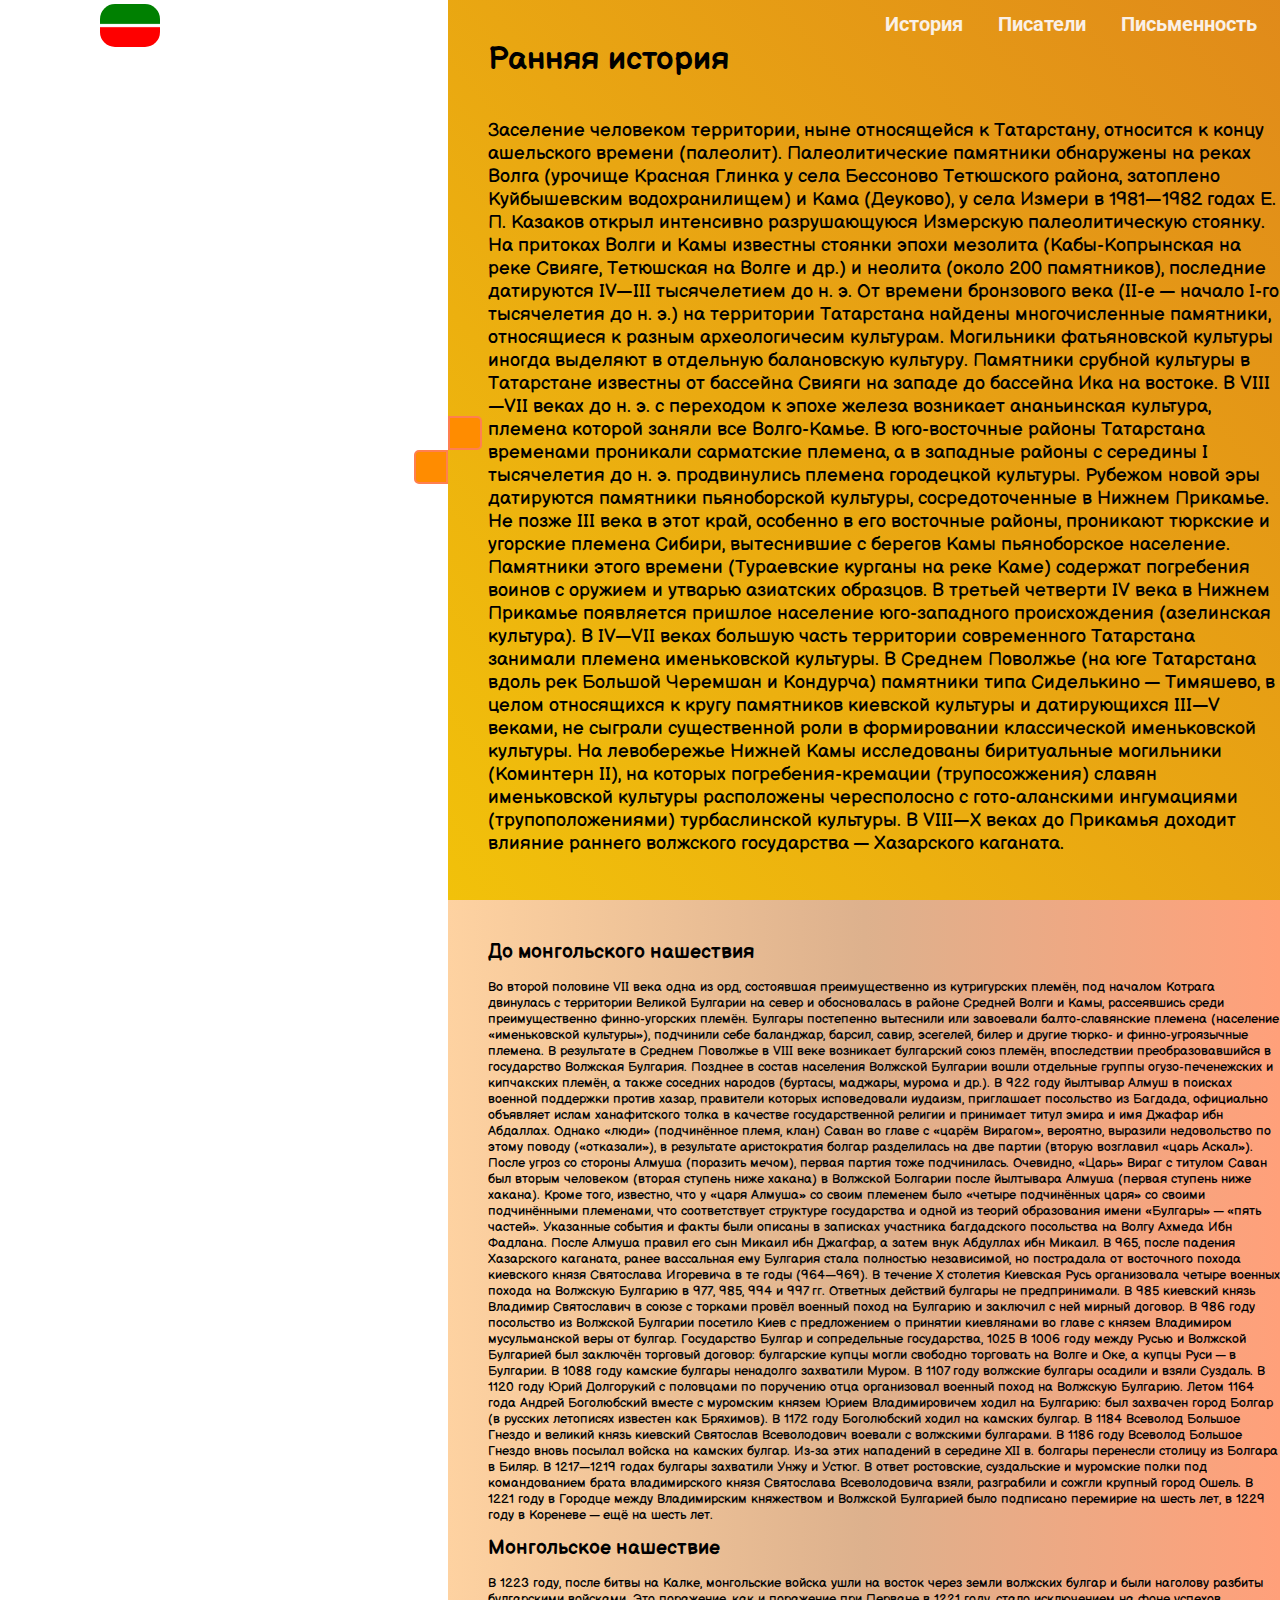
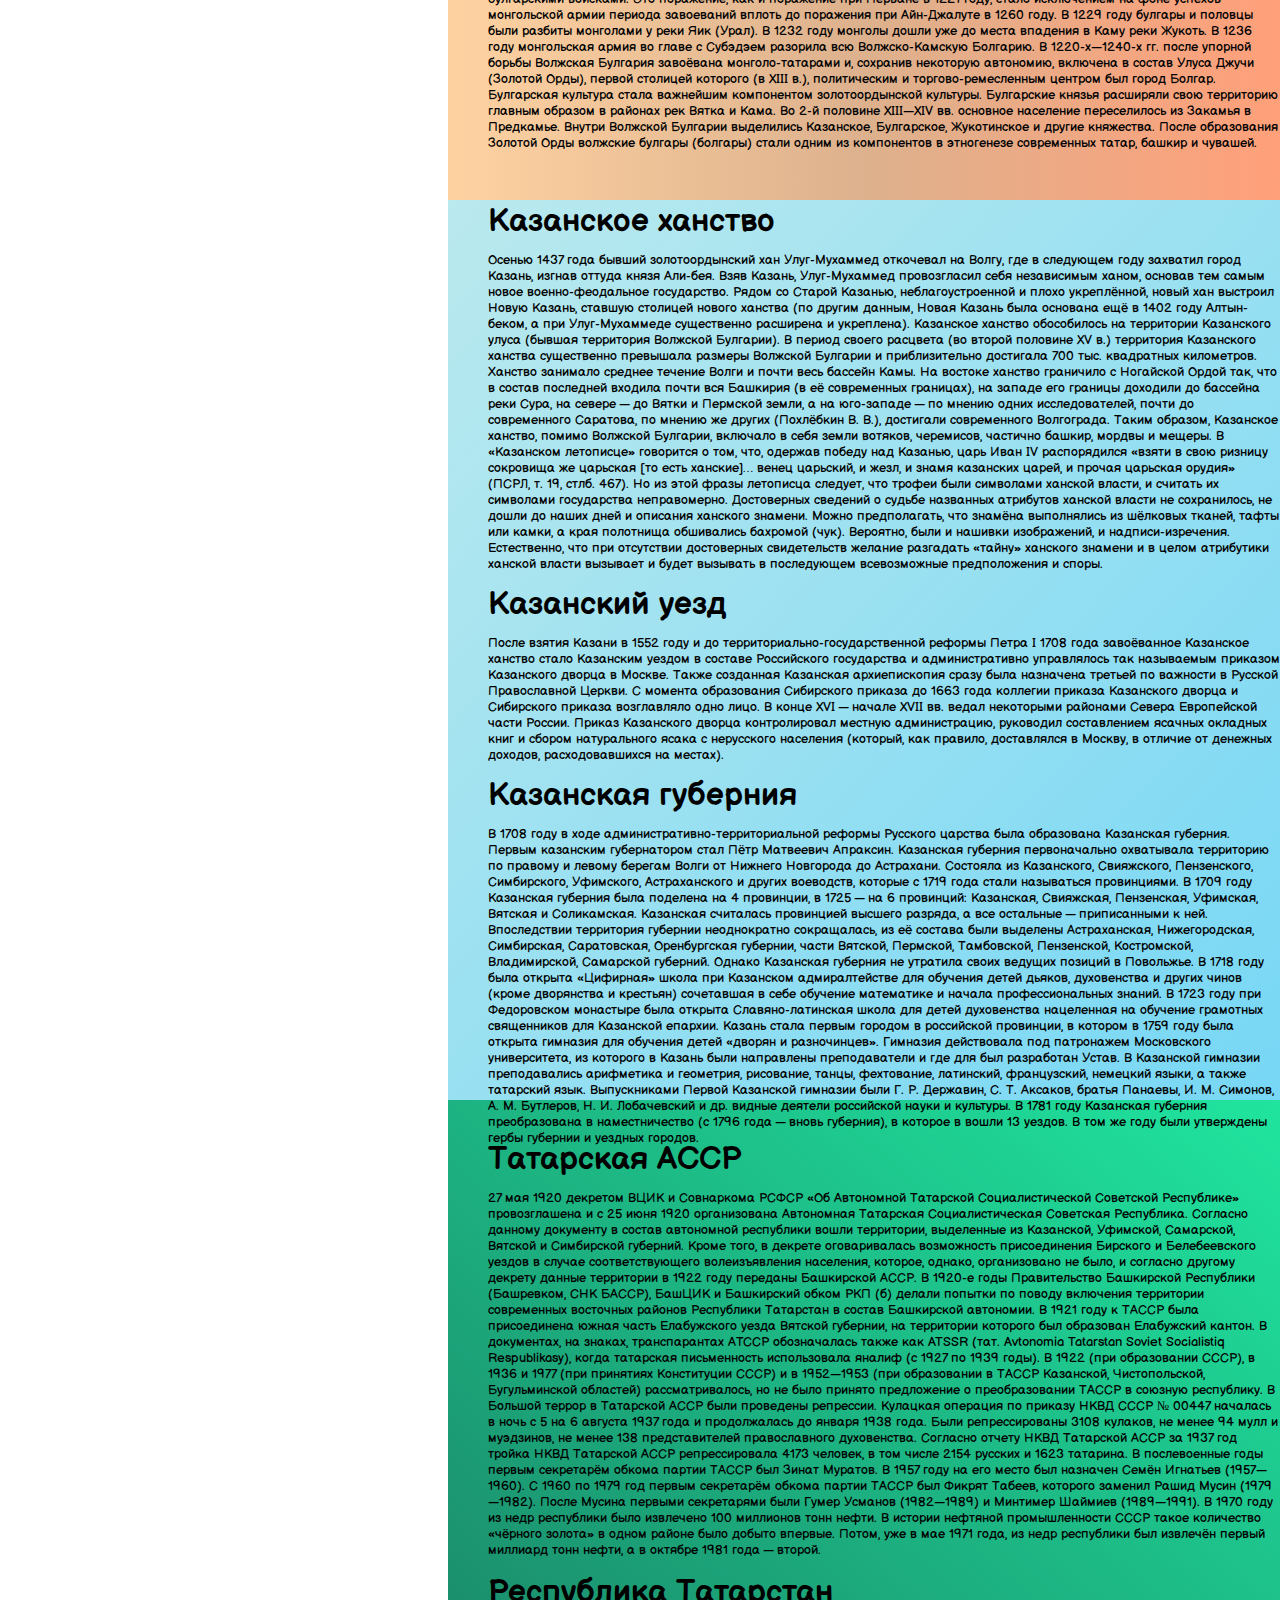
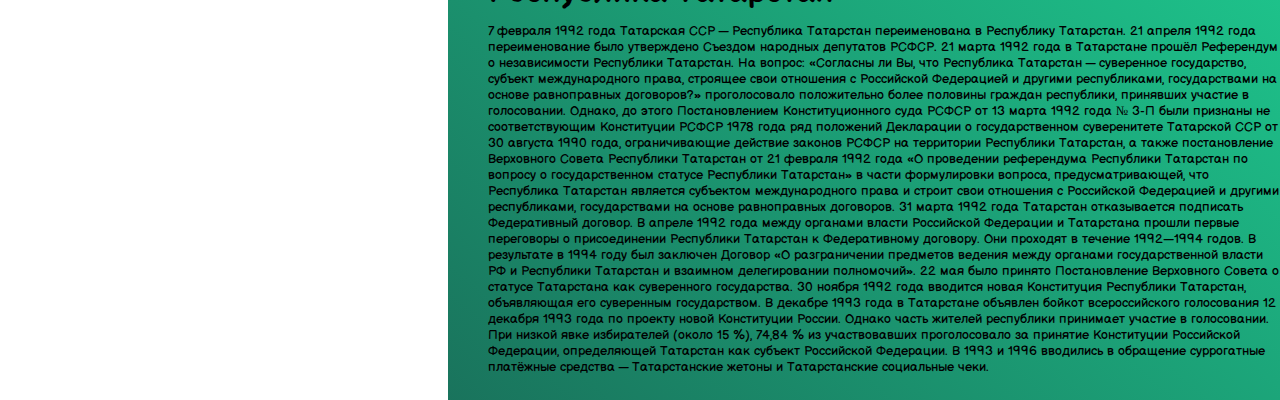
<file: istor/istor.html>
<!DOCTYPE html>
<html></html>
<head>
    <link rel="stylesheet" href="istor.css">
    <meta charset="UTF-8">
    <title>Document</title>
</head>
<body>
    <div class="podcherk">
        <div class="podol qw"></div>
        <div class="podol w"></div>
        <div class="podol e"></div>
        <div class="podol t"></div>
    </div>
    <div class="box">
        <a href="\tat_yaz/index.html"><div class="img"></div></a>                                         
        <div class="bars">
            <div class="Navigation_Bar v">
                <a href="\tat_yaz/istor/istor.html">История</a>
            </div>
            <div class="Navigation_Bar b">
                <a href="\tat_yaz/pisat/holl.html">Писатели</a>
            </div>
            <div class="Navigation_Bar n">
                <a href="\tat_yaz/gradient/gradient.html">Письменность</a>
            </div>
            <div class="Navigation_Bar k">
                <a href="\tat_yaz/faq/faq.html">Прочее</a>
            </div>
        </div>
    </div>
    <div class="container">
        <div class="sidebar">
          <div
            style="
              background-image: url('https://portal-kultura.ru/upload/iblock/a7d/dsc07851[1].jpg');
            "
          ></div>
          <div
            style="
              background-image: url('https://top10a.ru/wp-content/uploads/2020/01/9-72-1536x1120.jpg');
            "
          ></div>
          <div
            style="
              background-image: url('https://sun9-57.userapi.com/BafNjpcqMw_kMpTlFPCdTN9AYY0J0z6XgC9nww/pJbo1icHYMc.jpg');
            "
          ></div>
          <div
            style="
              background-image: url('https://islam.ru/sites/default/files/img/2017/history/bulgariya.jpg');
            "
          ></div>
        </div>
        <div class="main-slide">
          <div style="background: linear-gradient(229.99deg, #DC7C1E -26%, #F9DA03 145%);">
            <h1 class="ranisth">Ранняя история</h1>
            <p class="ranistp">Заселение человеком территории, ныне относящейся к Татарстану, относится к концу ашельского времени (палеолит). Палеолитические памятники обнаружены на реках Волга (урочище Красная Глинка у села Бессоново Тетюшского района, затоплено Куйбышевским водохранилищем) и Кама (Деуково), у села Измери в 1981—1982 годах Е. П. Казаков открыл интенсивно разрушающуюся Измерскую палеолитическую стоянку.
            На притоках Волги и Камы известны стоянки эпохи мезолита (Кабы-Копрынская на реке Свияге, Тетюшская на Волге и др.) и неолита (около 200 памятников), последние датируются IV—III тысячелетием до н. э.
            От времени бронзового века (II-е — начало I-го тысячелетия до н. э.) на территории Татарстана найдены многочисленные памятники, относящиеся к разным археологичесим культурам. Могильники фатьяновской культуры иногда выделяют в отдельную балановскую культуру. Памятники срубной культуры в Татарстане известны от бассейна Свияги на западе до бассейна Ика на востоке.
            В VIII—VII веках до н. э. с переходом к эпохе железа возникает ананьинская культура, племена которой заняли все Волго-Камье. В юго-восточные районы Татарстана временами проникали сарматские племена, а в западные районы с середины I тысячелетия до н. э. продвинулись племена городецкой культуры.   
            Рубежом новой эры датируются памятники пьяноборской культуры, сосредоточенные в Нижнем Прикамье. Не позже III века в этот край, особенно в его восточные районы, проникают тюркские и угорские племена Сибири, вытеснившие с берегов Камы пьяноборское население. Памятники этого времени (Тураевские курганы на реке Каме) содержат погребения воинов с оружием и утварью азиатских образцов. 
            В третьей четверти IV века в Нижнем Прикамье появляется пришлое население юго-западного происхождения (азелинская культура). В IV—VII веках большую часть территории современного Татарстана занимали племена именьковской культуры. В Среднем Поволжье (на юге Татарстана вдоль рек Большой Черемшан и Кондурча) памятники типа Сиделькино — Тимяшево, в целом относящихся к кругу памятников киевской культуры и датирующихся III—V веками, не сыграли существенной роли в формировании классической именьковской культуры. На левобережье Нижней Камы исследованы биритуальные могильники (Коминтерн II), на которых погребения-кремации (трупосожжения) славян именьковской культуры расположены чересполосно с гото-аланскими ингумациями (трупоположениями) турбаслинской культуры.
            В VIII—X веках до Прикамья доходит влияние раннего волжского государства — Хазарского каганата.</p>
          </div>
          <div style="background: -webkit-linear-gradient(to right, #fed2a1,#a97953,#644431);                                            background: linear-gradient(to right, #fed2a1,#ddb18d,#FFA07A);">
                <h1 class="volzhh">До монгольского нашествия</h1>
                <p class="volzhp">Во второй половине VII века одна из орд, состоявшая преимущественно из кутригурских племён, под началом Котрага двинулась с территории Великой Булгарии на север и обосновалась в районе Средней Волги и Камы, рассеявшись среди преимущественно финно-угорских племён.
                Булгары постепенно вытеснили или завоевали балто-славянские племена (население «именьковской культуры»), подчинили себе баланджар, барсил, савир, эсегелей, билер и другие тюрко- и финно-угроязычные племена. В результате в Среднем Поволжье в VIII веке возникает булгарский союз племён, впоследствии преобразовавшийся в государство Волжская Булгария. Позднее в состав населения Волжской Булгарии вошли отдельные группы огузо-печенежских и кипчакских племён, а также соседних народов (буртасы, маджары, мурома и др.).
                В 922 году йылтывар Алмуш в поисках военной поддержки против хазар, правители которых исповедовали иудаизм, приглашает посольство из Багдада, официально объявляет ислам ханафитского толка в качестве государственной религии и принимает титул эмира и имя Джафар ибн Абдаллах. Однако «люди» (подчинённое племя, клан) Саван во главе с «царём Вирагом», вероятно, выразили недовольство по этому поводу («отказали»), в результате аристократия болгар разделилась на две партии (вторую возглавил «царь Аскал»). После угроз со стороны Алмуша (поразить мечом), первая партия тоже подчинилась. Очевидно, «Царь» Вираг с титулом Саван был вторым человеком (вторая ступень ниже хакана) в Волжской Болгарии после йылтывара Алмуша (первая ступень ниже хакана). Кроме того, известно, что у «царя Алмуша» со своим племенем было «четыре подчинённых царя» со своими подчинёнными племенами, что соответствует структуре государства и одной из теорий образования имени «Булгары» — «пять частей». Указанные события и факты были описаны в записках участника багдадского посольства на Волгу Ахмеда Ибн Фадлана.
                После Алмуша правил его сын Микаил ибн Джагфар, а затем внук Абдуллах ибн Микаил.
                В 965, после падения Хазарского каганата, ранее вассальная ему Булгария стала полностью независимой, но пострадала от восточного похода киевского князя Святослава Игоревича в те годы (964—969).
                В течение X столетия Киевская Русь организовала четыре военных похода на Волжскую Булгарию в 977, 985, 994 и 997 гг. Ответных действий булгары не предпринимали.
                В 985 киевский князь Владимир Святославич в союзе с торками провёл военный поход на Булгарию и заключил с ней мирный договор.
                В 986 году посольство из Волжской Булгарии посетило Киев с предложением о принятии киевлянами во главе с князем Владимиром мусульманской веры от булгар.
                Государство Булгар и сопредельные государства, 1025
                В 1006 году между Русью и Волжской Булгарией был заключён торговый договор: булгарские купцы могли свободно торговать на Волге и Оке, а купцы Руси — в Булгарии. В 1088 году камские булгары ненадолго захватили Муром. В 1107 году волжские булгары осадили и взяли Суздаль.
                В 1120 году Юрий Долгорукий с половцами по поручению отца организовал военный поход на Волжскую Булгарию. Летом 1164 года Андрей Боголюбский вместе с муромским князем Юрием Владимировичем ходил на Булгарию: был захвачен город Болгар (в русских летописях известен как Бряхимов). В 1172 году Боголюбский ходил на камских булгар. В 1184 Всеволод Большое Гнездо и великий князь киевский Святослав Всеволодович воевали с волжскими булгарами. В 1186 году Всеволод Большое Гнездо вновь посылал войска на камских булгар. Из-за этих нападений в середине XII в. болгары перенесли столицу из Болгара в Биляр.    
                В 1217—1219 годах булгары захватили Унжу и Устюг. В ответ ростовские, суздальские и муромские полки под командованием брата владимирского князя Святослава Всеволодовича взяли, разграбили и сожгли крупный город Ошель. В 1221 году в Городце между Владимирским княжеством и Волжской Булгарией было подписано перемирие на шесть лет, в 1229 году в Кореневе — ещё на шесть лет.</p>
                <h1 class="nashestvh">Монгольское нашествие</h1>
                <p class="nashestvp">В 1223 году, после битвы на Калке, монгольские войска ушли на восток через земли волжских булгар и были наголову разбиты булгарскими войсками. Это поражение, как и поражение при Перване в 1221 году, стало исключением на фоне успехов монгольской армии периода завоеваний вплоть до поражения при Айн-Джалуте в 1260 году. В 1229 году булгары и половцы были разбиты монголами у реки Яик (Урал). В 1232 году монголы дошли уже до места впадения в Каму реки Жукоть.
                В 1236 году монгольская армия во главе с Субэдэем разорила всю Волжско-Камскую Болгарию.
                В 1220-х—1240-х гг. после упорной борьбы Волжская Булгария завоёвана монголо-татарами и, сохранив некоторую автономию, включена в состав Улуса Джучи (Золотой Орды), первой столицей которого (в XIII в.), политическим и торгово-ремесленным центром был город Болгар. Булгарская культура стала важнейшим компонентом золотоордынской культуры. Булгарские князья расширяли свою территорию главным образом в районах рек Вятка и Кама. Во 2-й половине XIII—XIV вв. основное население переселилось из Закамья в Предкамье. Внутри Волжской Булгарии выделились Казанское, Булгарское, Жукотинское и другие княжества. После образования Золотой Орды волжские булгары (болгары) стали одним из компонентов в этногенезе современных татар, башкир и чувашей.</p>
          </div>
          <div style="background: #BAE9EE;
          background: -webkit-linear-gradient(top left, #BAE9EE, #77D7F5);
          background: -moz-linear-gradient(top left, #BAE9EE, #77D7F5);
          background: linear-gradient(to bottom right, #BAE9EE, #77D7F5);">
                <h1 class="kazanh">Казанское ханство</h1>
                <p class="kazanp">Осенью 1437 года бывший золотоордынский хан Улуг-Мухаммед откочевал на Волгу, где в следующем году захватил город Казань, изгнав оттуда князя Али-бея. Взяв Казань, Улуг-Мухаммед провозгласил себя независимым ханом, основав тем самым новое военно-феодальное государство. Рядом со Старой Казанью, неблагоустроенной и плохо укреплённой, новый хан выстроил Новую Казань, ставшую столицей нового ханства (по другим данным, Новая Казань была основана ещё в 1402 году Алтын-беком, а при Улуг-Мухаммеде существенно расширена и укреплена).
                Казанское ханство обособилось на территории Казанского улуса (бывшая территория Волжской Булгарии). В период своего расцвета (во второй половине XV в.) территория Казанского ханства существенно превышала размеры Волжской Булгарии и приблизительно достигала 700 тыс. квадратных километров.
                Ханство занимало среднее течение Волги и почти весь бассейн Камы. На востоке ханство граничило с Ногайской Ордой так, что в состав последней входила почти вся Башкирия (в её современных границах), на западе его границы доходили до бассейна реки Сура, на севере — до Вятки и Пермской земли, а на юго-западе — по мнению одних исследователей, почти до современного Саратова, по мнению же других (Похлёбкин В. В.), достигали современного Волгограда. Таким образом, Казанское ханство, помимо Волжской Булгарии, включало в себя земли вотяков, черемисов, частично башкир, мордвы и мещеры.
                В «Казанском летописце» говорится о том, что, одержав победу над Казанью, царь Иван IV распорядился «взяти в свою ризницу сокровища же царьская [то есть ханские]… венец царьский, и жезл, и знамя казанских царей, и прочая царьская орудия» (ПСРЛ, т. 19, стлб. 467). Но из этой фразы летописца следует, что трофеи были символами ханской власти, и считать их символами государства неправомерно.
                Достоверных сведений о судьбе названных атрибутов ханской власти не сохранилось, не дошли до наших дней и описания ханского знамени. Можно предполагать, что знамёна выполнялись из шёлковых тканей, тафты или камки, а края полотнища обшивались бахромой (чук). Вероятно, были и нашивки изображений, и надписи-изречения. Естественно, что при отсутствии достоверных свидетельств желание разгадать «тайну» ханского знамени и в целом атрибутики ханской власти вызывает и будет вызывать в последующем всевозможные предположения и споры.</p>
                <h1 class="yezdh">Казанский уезд</h1>
                <p class="yezdp">После взятия Казани в 1552 году и до территориально-государственной реформы Петра I 1708 года завоёванное Казанское ханство стало Казанским уездом в составе Российского государства и административно управлялось так называемым приказом Казанского дворца в Москве. Также созданная Казанская архиепископия сразу была назначена третьей по важности в Русской Православной Церкви.
                С момента образования Сибирского приказа до 1663 года коллегии приказа Казанского дворца и Сибирского приказа возглавляло одно лицо. В конце XVI — начале XVII вв. ведал некоторыми районами Севера Европейской части России. 
                Приказ Казанского дворца контролировал местную администрацию, руководил составлением ясачных окладных книг и сбором натурального ясака с нерусского населения (который, как правило, доставлялся в Москву, в отличие от денежных доходов, расходовавшихся на местах).</p>
                <h1 class="gyberh">Казанская губерния</h1>
                <p class="gyberp">В 1708 году в ходе административно-территориальной реформы Русского царства была образована Казанская губерния. Первым казанским губернатором стал Пётр Матвеевич Апраксин.
                Казанская губерния первоначально охватывала территорию по правому и левому берегам Волги от Нижнего Новгорода до Астрахани. Состояла из Казанского, Свияжского, Пензенского, Симбирского, Уфимского, Астраханского и других воеводств, которые с 1719 года стали называться провинциями.
                В 1709 году Казанская губерния была поделена на 4 провинции, в 1725 — на 6 провинций: Казанская, Свияжская, Пензенская, Уфимская, Вятская и Соликамская. Казанская считалась провинцией высшего разряда, а все остальные — приписанными к ней. Впоследствии территория губернии неоднократно сокращалась, из её состава были выделены Астраханская, Нижегородская, Симбирская, Саратовская, Оренбургская губернии, части Вятской, Пермской, Тамбовской, Пензенской, Костромской, Владимирской, Самарской губерний. Однако Казанская губерния не утратила своих ведущих позиций в Повольжье.
                В 1718 году была открыта «Цифирная» школа при Казанском адмиралтействе для обучения детей дьяков, духовенства и других чинов (кроме дворянства и крестьян) сочетавшая в себе обучение математике и начала профессиональных знаний.
                В 1723 году при Федоровском монастыре была открыта Славяно-латинская школа для детей духовенства нацеленная на обучение грамотных священников для Казанской епархии.
                Казань стала первым городом в российской провинции, в котором в 1759 году была открыта гимназия для обучения детей «дворян и разночинцев». Гимназия действовала под патронажем Московского университета, из которого в Казань были направлены преподаватели и где для был разработан Устав. В Казанской гимназии преподавались арифметика и геометрия, рисование, танцы, фехтование, латинский, французский, немецкий языки, а также татарский язык. Выпускниками Первой Казанской гимназии были Г. Р. Державин, С. Т. Аксаков, братья Панаевы, И. М. Симонов, А. М. Бутлеров, Н. И. Лобачевский и др. видные деятели российской науки и культуры.
                В 1781 году Казанская губерния преобразована в наместничество (с 1796 года — вновь губерния), в которое в вошли 13 уездов. В том же году были утверждены гербы губернии и уездных городов.
          </div>
          <div class="str4" style="background: linear-gradient(220.16deg, #20EEA4 -8%, #174843 138%);">
                <h1 class="sssrh">Татарская АССР</h1>
                <p class="sssrp">27 мая 1920 декретом ВЦИК и Совнаркома РСФСР «Об Автономной Татарской Социалистической Советской Республике» провозглашена и с 25 июня 1920 организована Автономная Татарская Социалистическая Советская Республика. Согласно данному документу в состав автономной республики вошли территории, выделенные из Казанской, Уфимской, Самарской, Вятской и Симбирской губерний. Кроме того, в декрете оговаривалась возможность присоединения Бирского и Белебеевского уездов в случае соответствующего волеизъявления населения, которое, однако, организовано не было, и согласно другому декрету данные территории в 1922 году переданы Башкирской АССР. В 1920-е годы Правительство Башкирской Республики (Башревком, СНК БАССР), БашЦИК и Башкирский обком РКП (б) делали попытки по поводу включения территории современных восточных районов Республики Татарстан в состав Башкирской автономии. В 1921 году к ТАССР была присоединена южная часть Елабужского уезда Вятской губернии, на территории которого был образован Елабужский кантон.
                В документах, на знаках, транспарантах АТССР обозначалась также как ATSSR (тат. Avtonomia Tatarstan Soviet Socialistiq Respublikasy), когда татарская письменность использовала яналиф (с 1927 по 1939 годы).
                В 1922 (при образовании СССР), в 1936 и 1977 (при принятиях Конституции СССР) и в 1952—1953 (при образовании в ТАССР Казанской, Чистопольской, Бугульминской областей) рассматривалось, но не было принято предложение о преобразовании ТАССР в союзную республику.
                В Большой террор в Татарской АССР были проведены репрессии. Кулацкая операция по приказу НКВД СССР № 00447 началась в ночь с 5 на 6 августа 1937 года и продолжалась до января 1938 года. Были репрессированы 3108 кулаков, не менее 94 мулл и муэдзинов, не менее 138 представителей православного духовенства. Согласно отчету НКВД Татарской АССР за 1937 год тройка НКВД Татарской АССР репрессировала 4173 человек, в том числе 2154 русских и 1623 татарина.
                В послевоенные годы первым секретарём обкома партии ТАССР был Зинат Муратов. В 1957 году на его место был назначен Семён Игнатьев (1957—1960). С 1960 по 1979 год первым секретарём обкома партии ТАССР был Фикрят Табеев, которого заменил Рашид Мусин (1979—1982). После Мусина первыми секретарями были Гумер Усманов (1982—1989) и Минтимер Шаймиев (1989—1991).
                В 1970 году из недр республики было извлечено 100 миллионов тонн нефти. В истории нефтяной промышленности СССР такое количество «чёрного золота» в одном районе было добыто впервые. Потом, уже в мае 1971 года, из недр республики был извлечён первый миллиард тонн нефти, а в октябре 1981 года — второй.</p>
                <h1 class="tatarh">Республика Татарстан</h1>
                <p class="tatarp">7 февраля 1992 года Татарская ССР — Республика Татарстан переименована в Республику Татарстан. 21 апреля 1992 года переименование было утверждено Съездом народных депутатов РСФСР.
                21 марта 1992 года в Татарстане прошёл Референдум о независимости Республики Татарстан. На вопрос: «Согласны ли Вы, что Республика Татарстан — суверенное государство, субъект международного права, строящее свои отношения с Российской Федерацией и другими республиками, государствами на основе равноправных договоров?» проголосовало положительно более половины граждан республики, принявших участие в голосовании.
                Однако, до этого Постановлением Конституционного суда РСФСР от 13 марта 1992 года № 3-П были признаны не соответствующим Конституции РСФСР 1978 года ряд положений Декларации о государственном суверенитете Татарской ССР от 30 августа 1990 года, ограничивающие действие законов РСФСР на территории Республики Татарстан, а также постановление Верховного Совета Республики Татарстан от 21 февраля 1992 года «О проведении референдума Республики Татарстан по вопросу о государственном статусе Республики Татарстан» в части формулировки вопроса, предусматривающей, что Республика Татарстан является субъектом международного права и строит свои отношения с Российской Федерацией и другими республиками, государствами на основе равноправных договоров.
                31 марта 1992 года Татарстан отказывается подписать Федеративный договор. В апреле 1992 года между органами власти Российской Федерации и Татарстана прошли первые переговоры о присоединении Республики Татарстан к Федеративному договору. Они проходят в течение 1992—1994 годов. В результате в 1994 году был заключен Договор «О разграничении предметов ведения между органами государственной власти РФ и Республики Татарстан и взаимном делегировании полномочий».
                22 мая было принято Постановление Верховного Совета о статусе Татарстана как суверенного государства.
                30 ноября 1992 года вводится новая Конституция Республики Татарстан, объявляющая его суверенным государством.
                В декабре 1993 года в Татарстане объявлен бойкот всероссийского голосования 12 декабря 1993 года по проекту новой Конституции России. Однако часть жителей республики принимает участие в голосовании. При низкой явке избирателей (около 15 %), 74,84 % из участвовавших проголосовало за принятие Конституции Российской Федерации, определяющей Татарстан как субъект Российской Федерации.
                В 1993 и 1996 вводились в обращение суррогатные платёжные средства — Татарстанские жетоны и Татарстанские социальные чеки.</p>
          </div>
        </div>
        <div class="controls">
          <button class="down-button" id="btn">
            <i class="fas fa-arrow-down"></i>
          </button>
          <button class="up-button">
            <i class="fas fa-arrow-up"></i>
          </button>
        </div>
      </div>

    <script src="istor.js"></script>
</body>
</html>
</file>
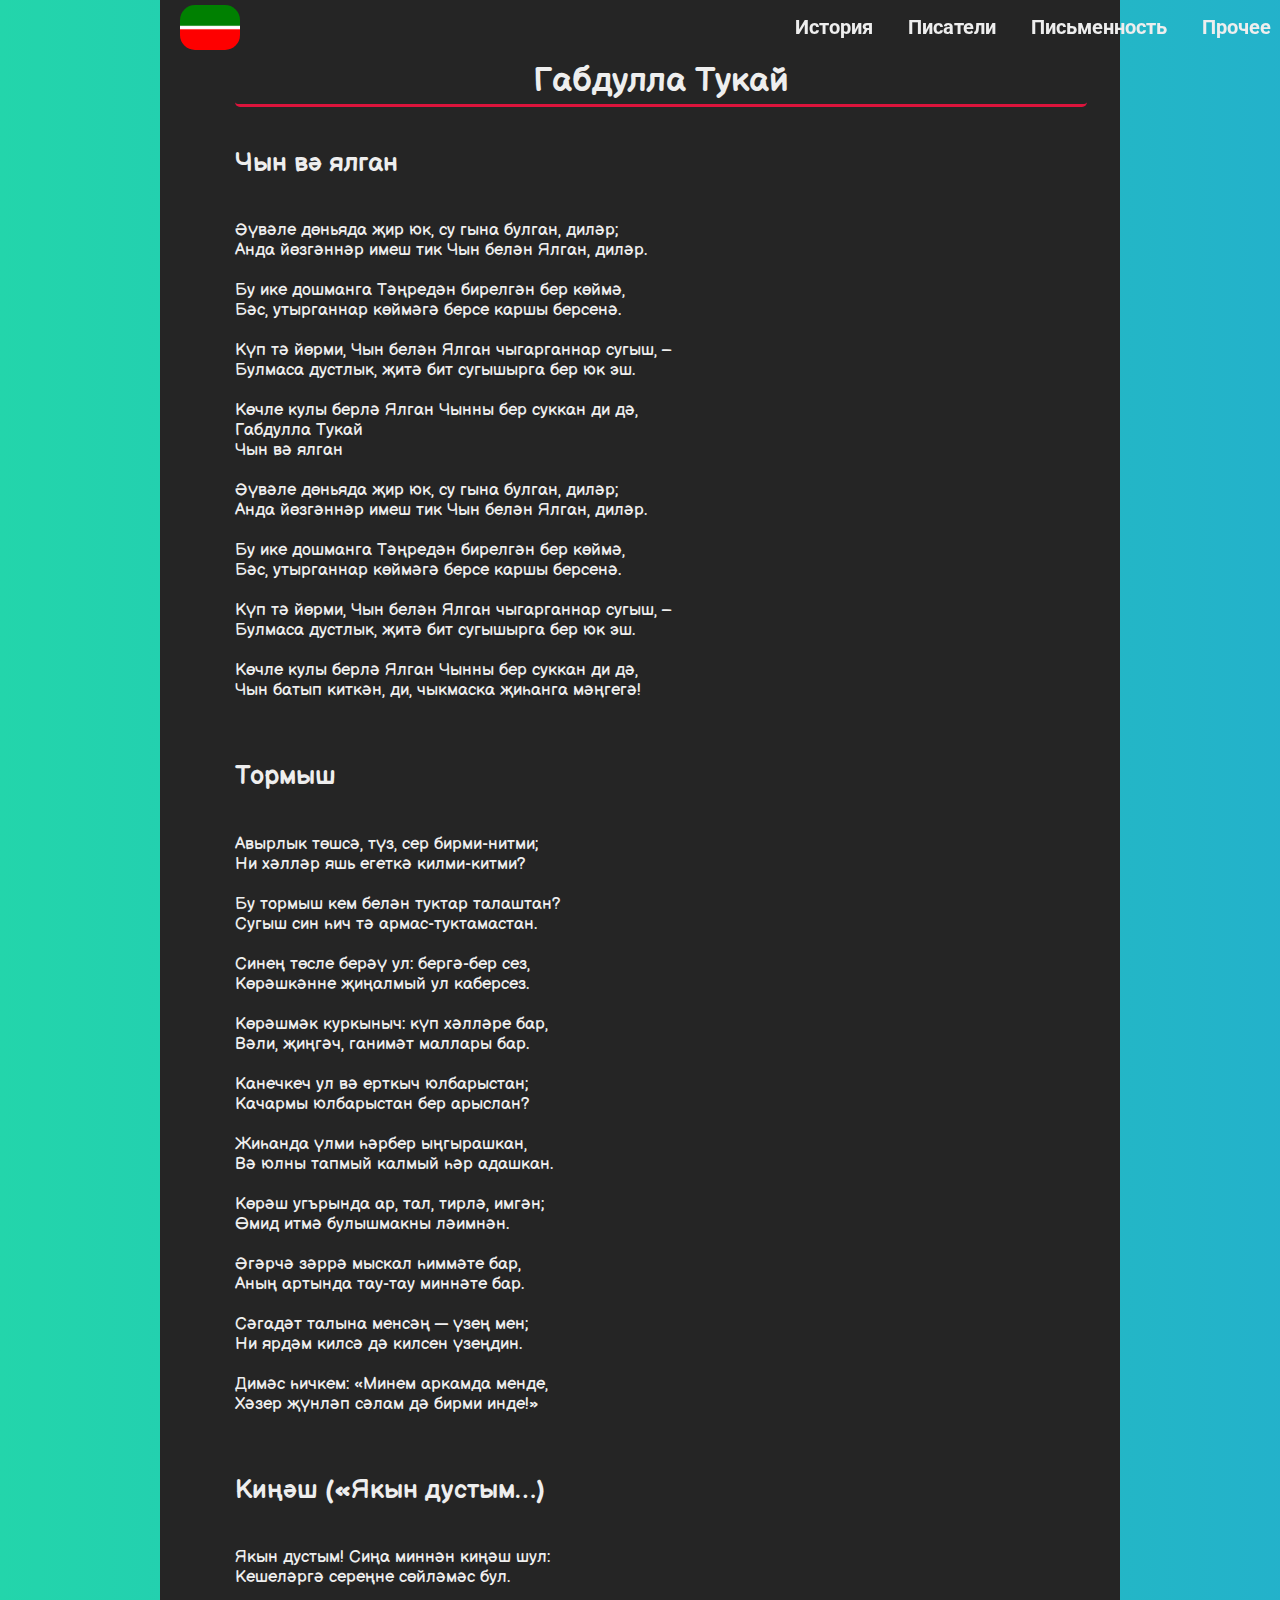
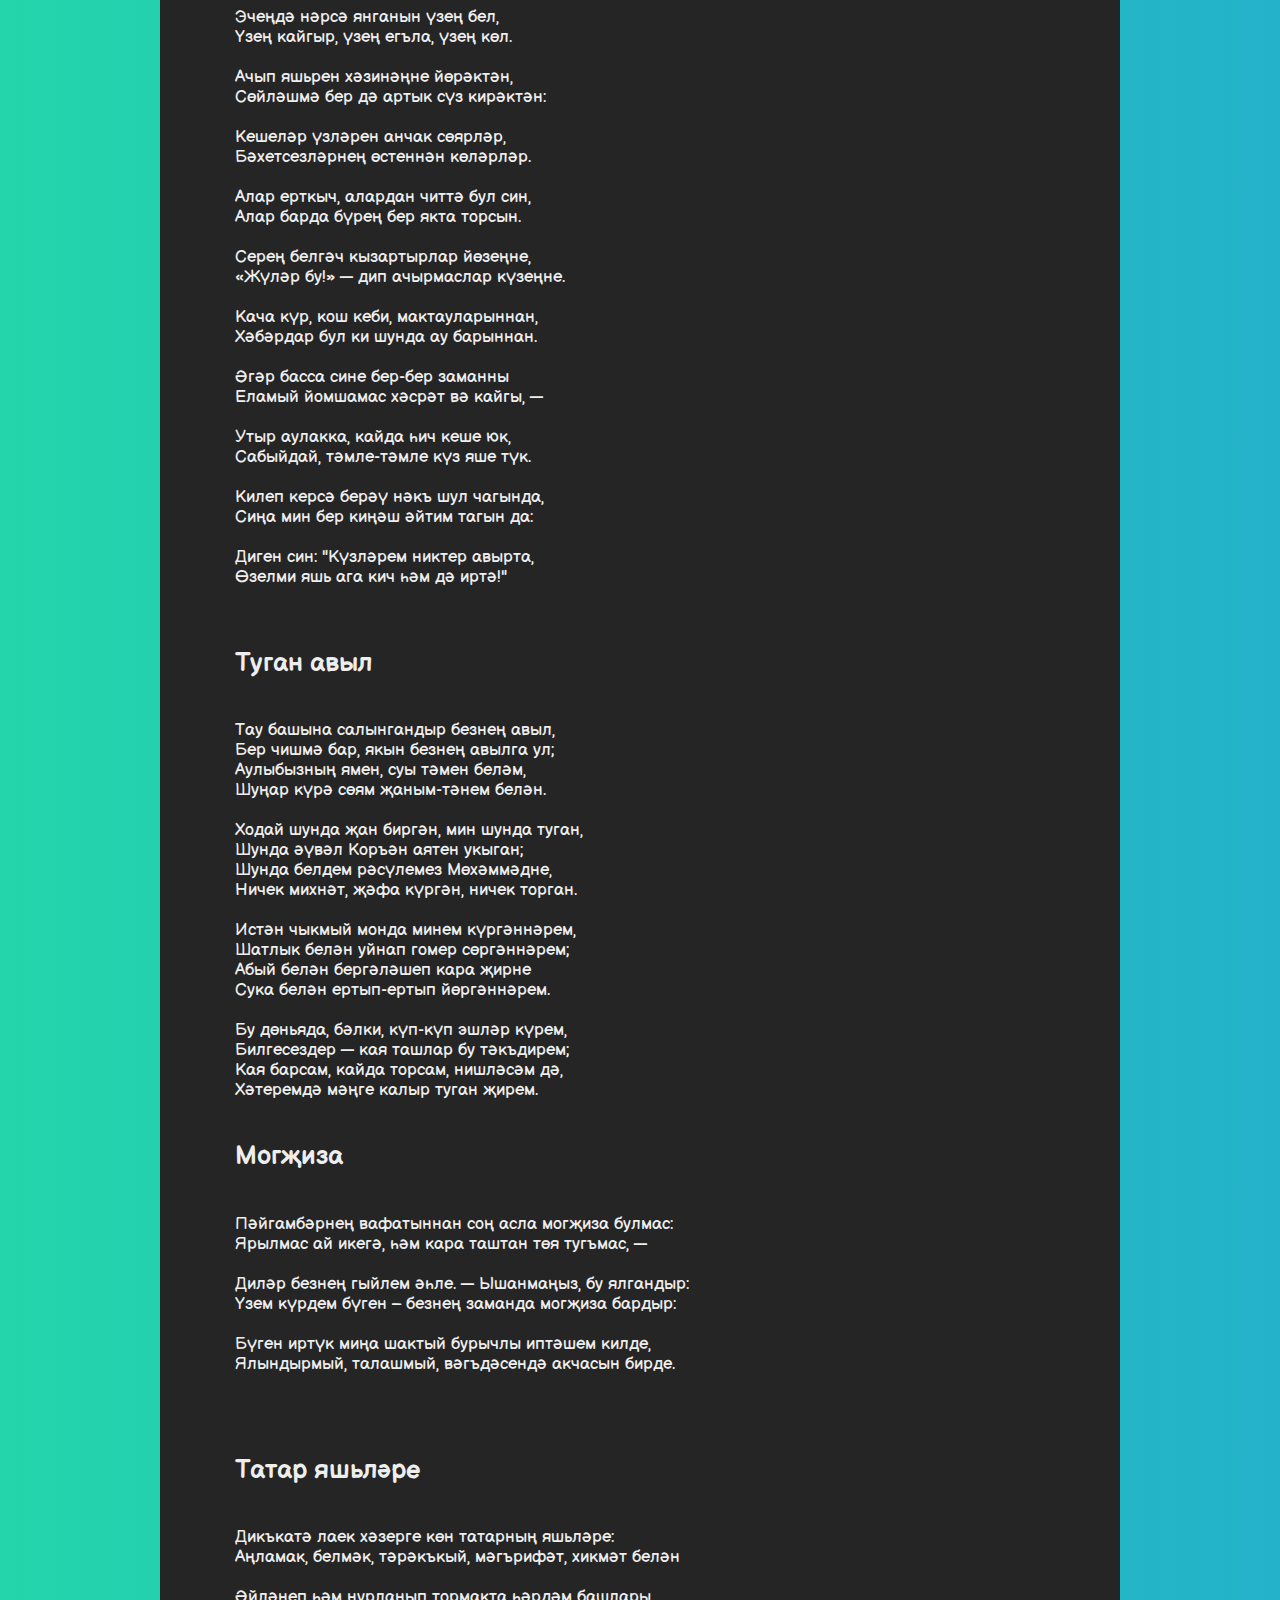
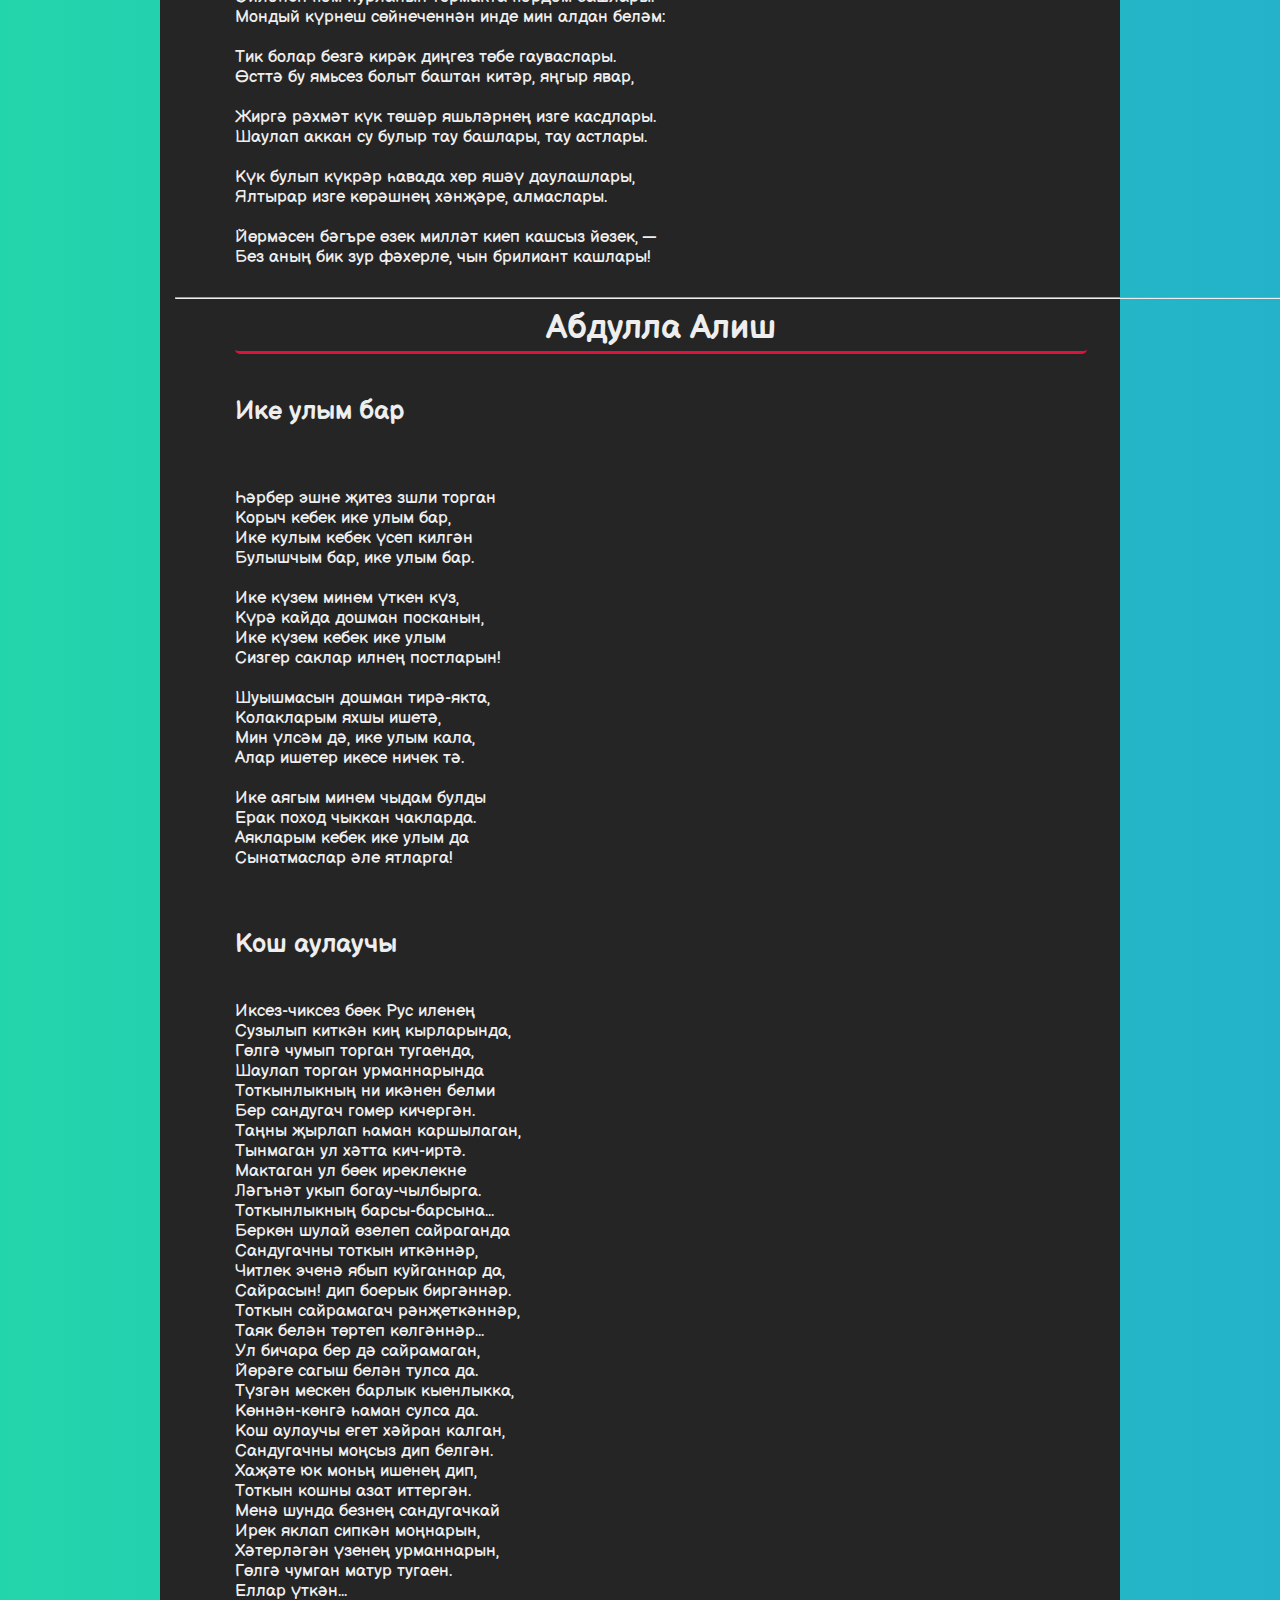
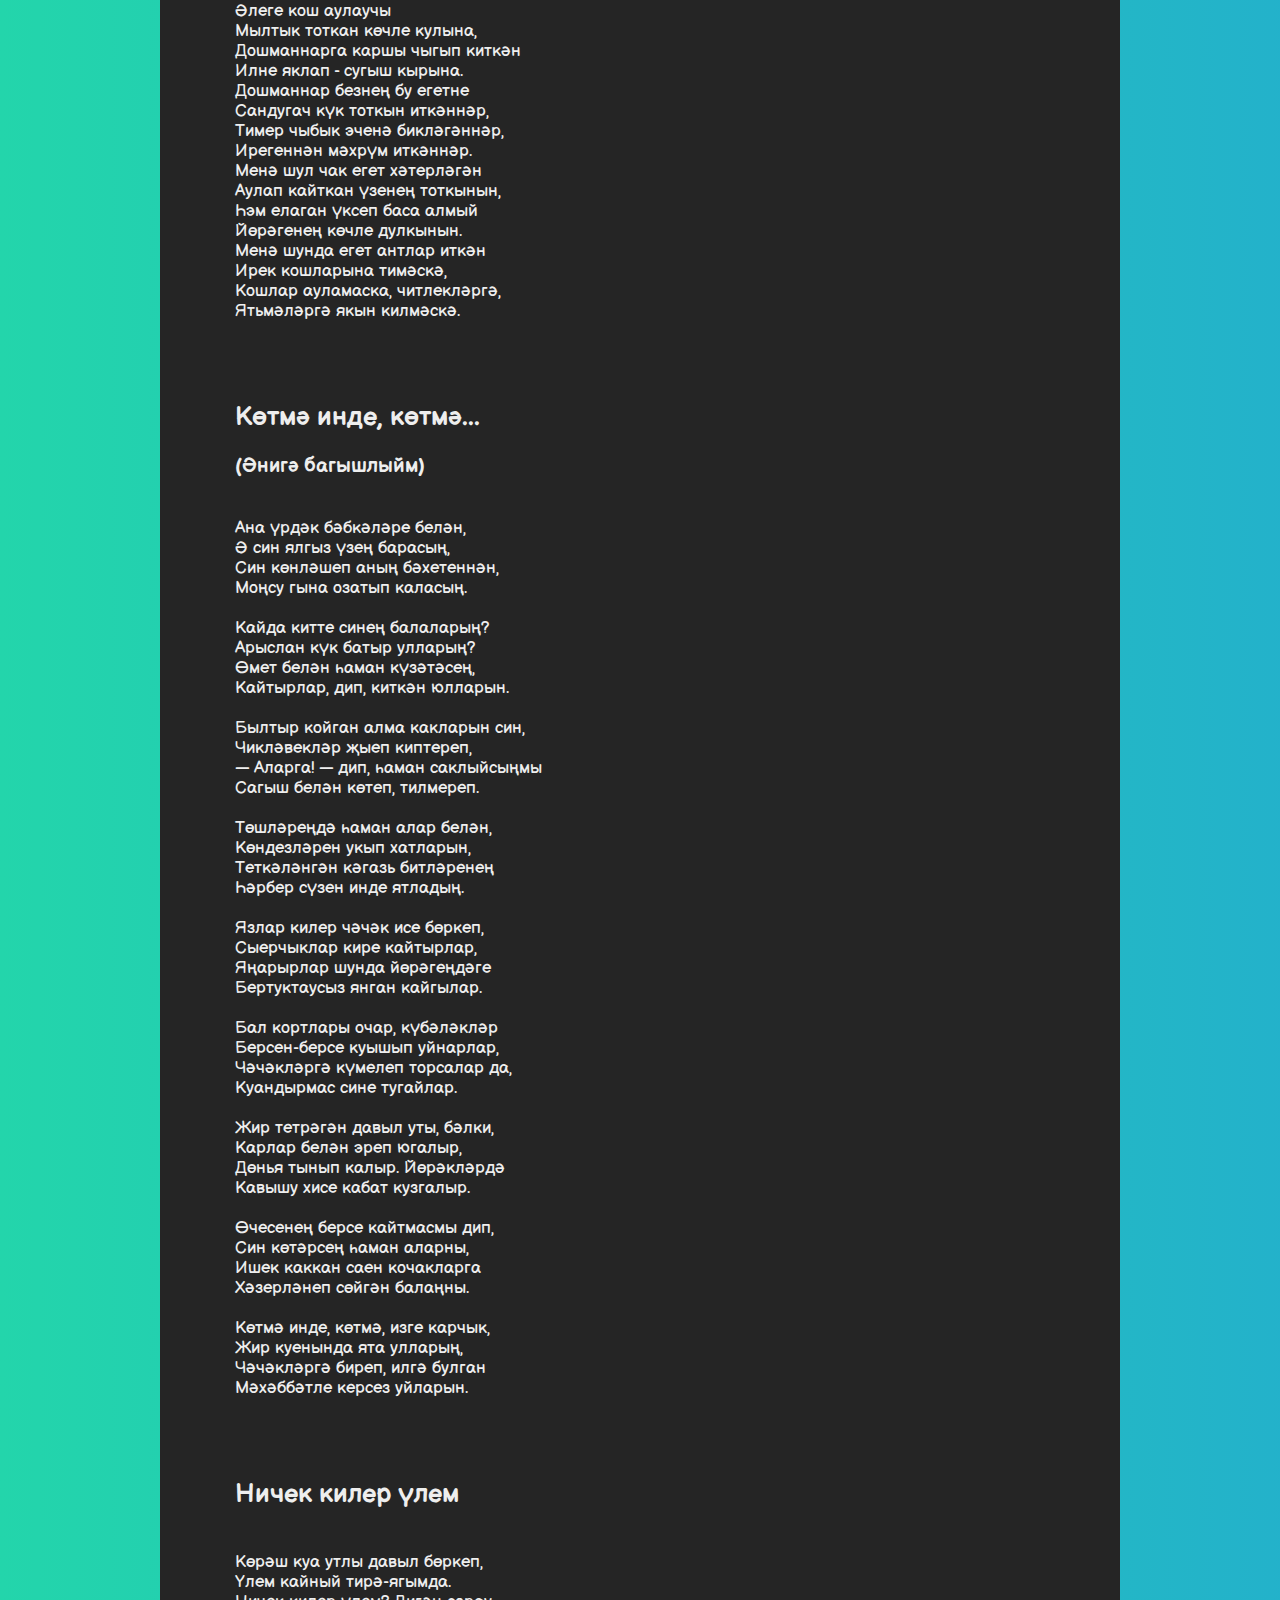
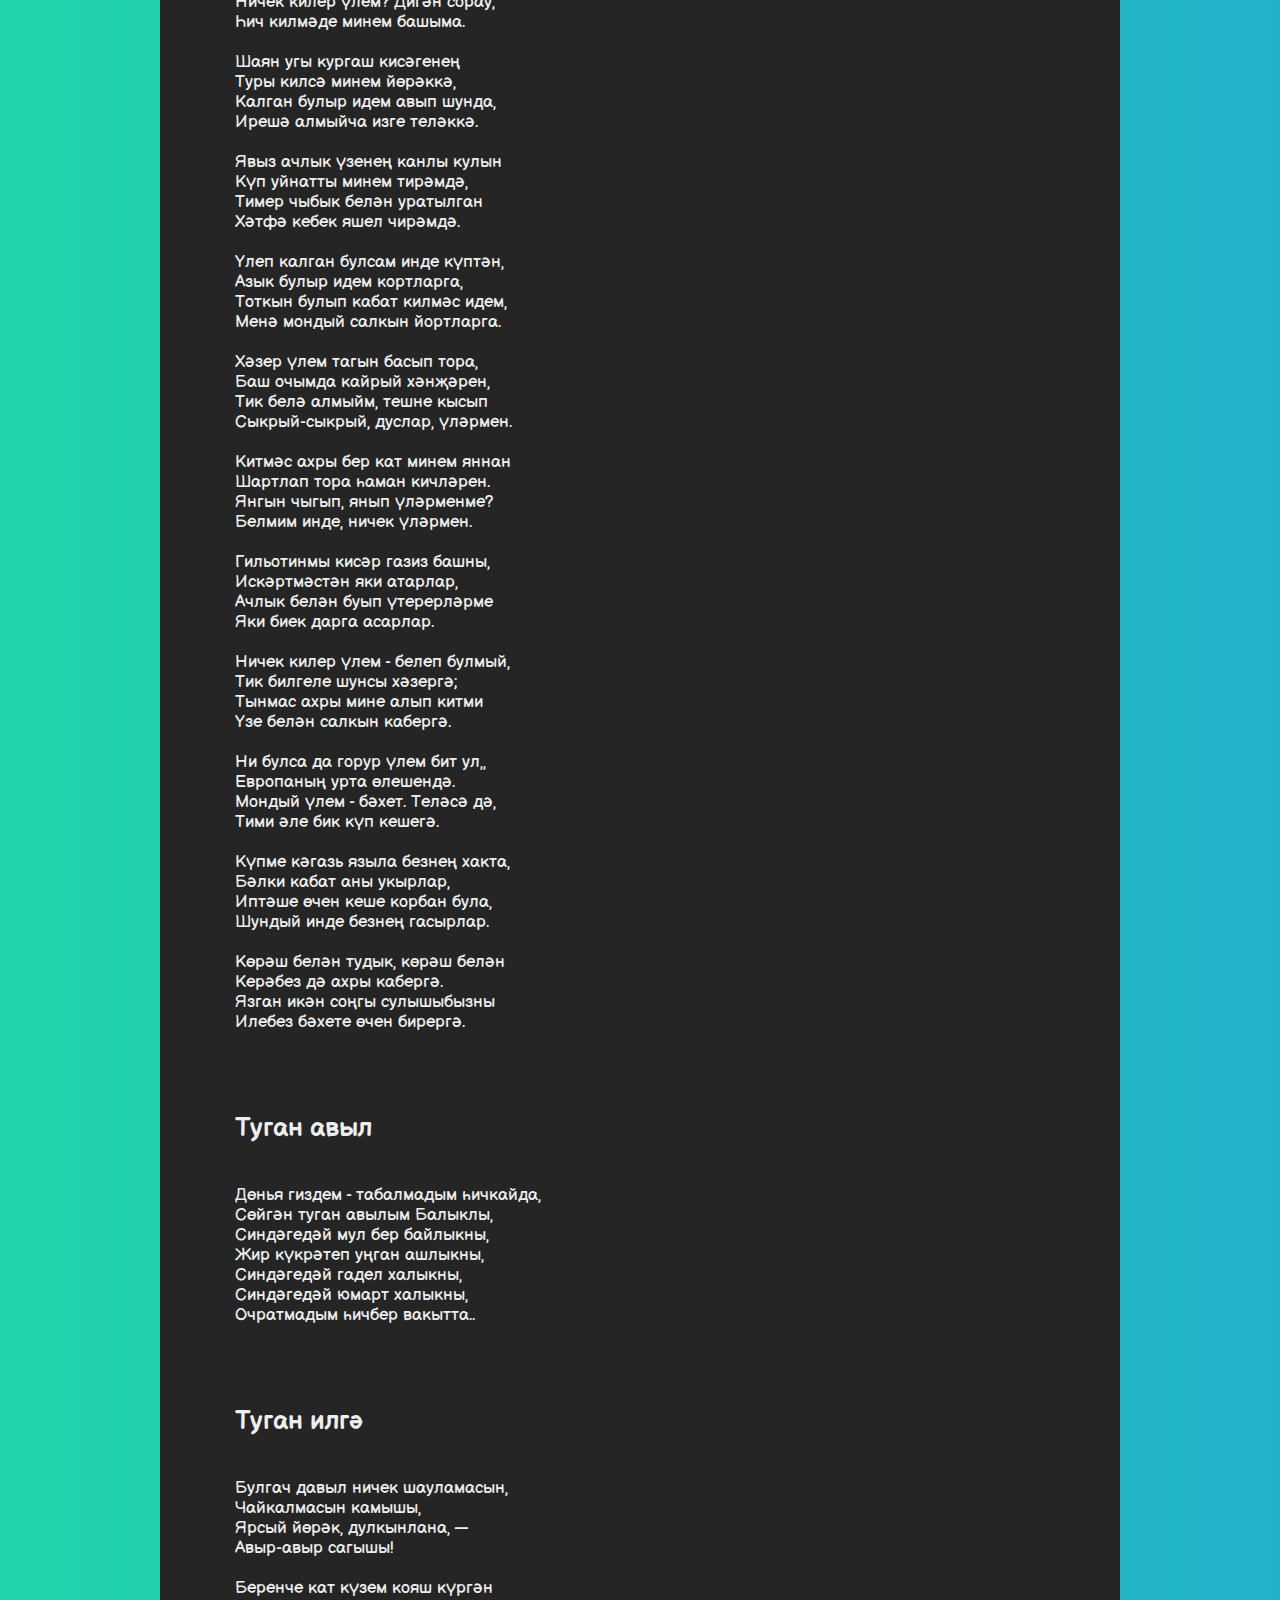
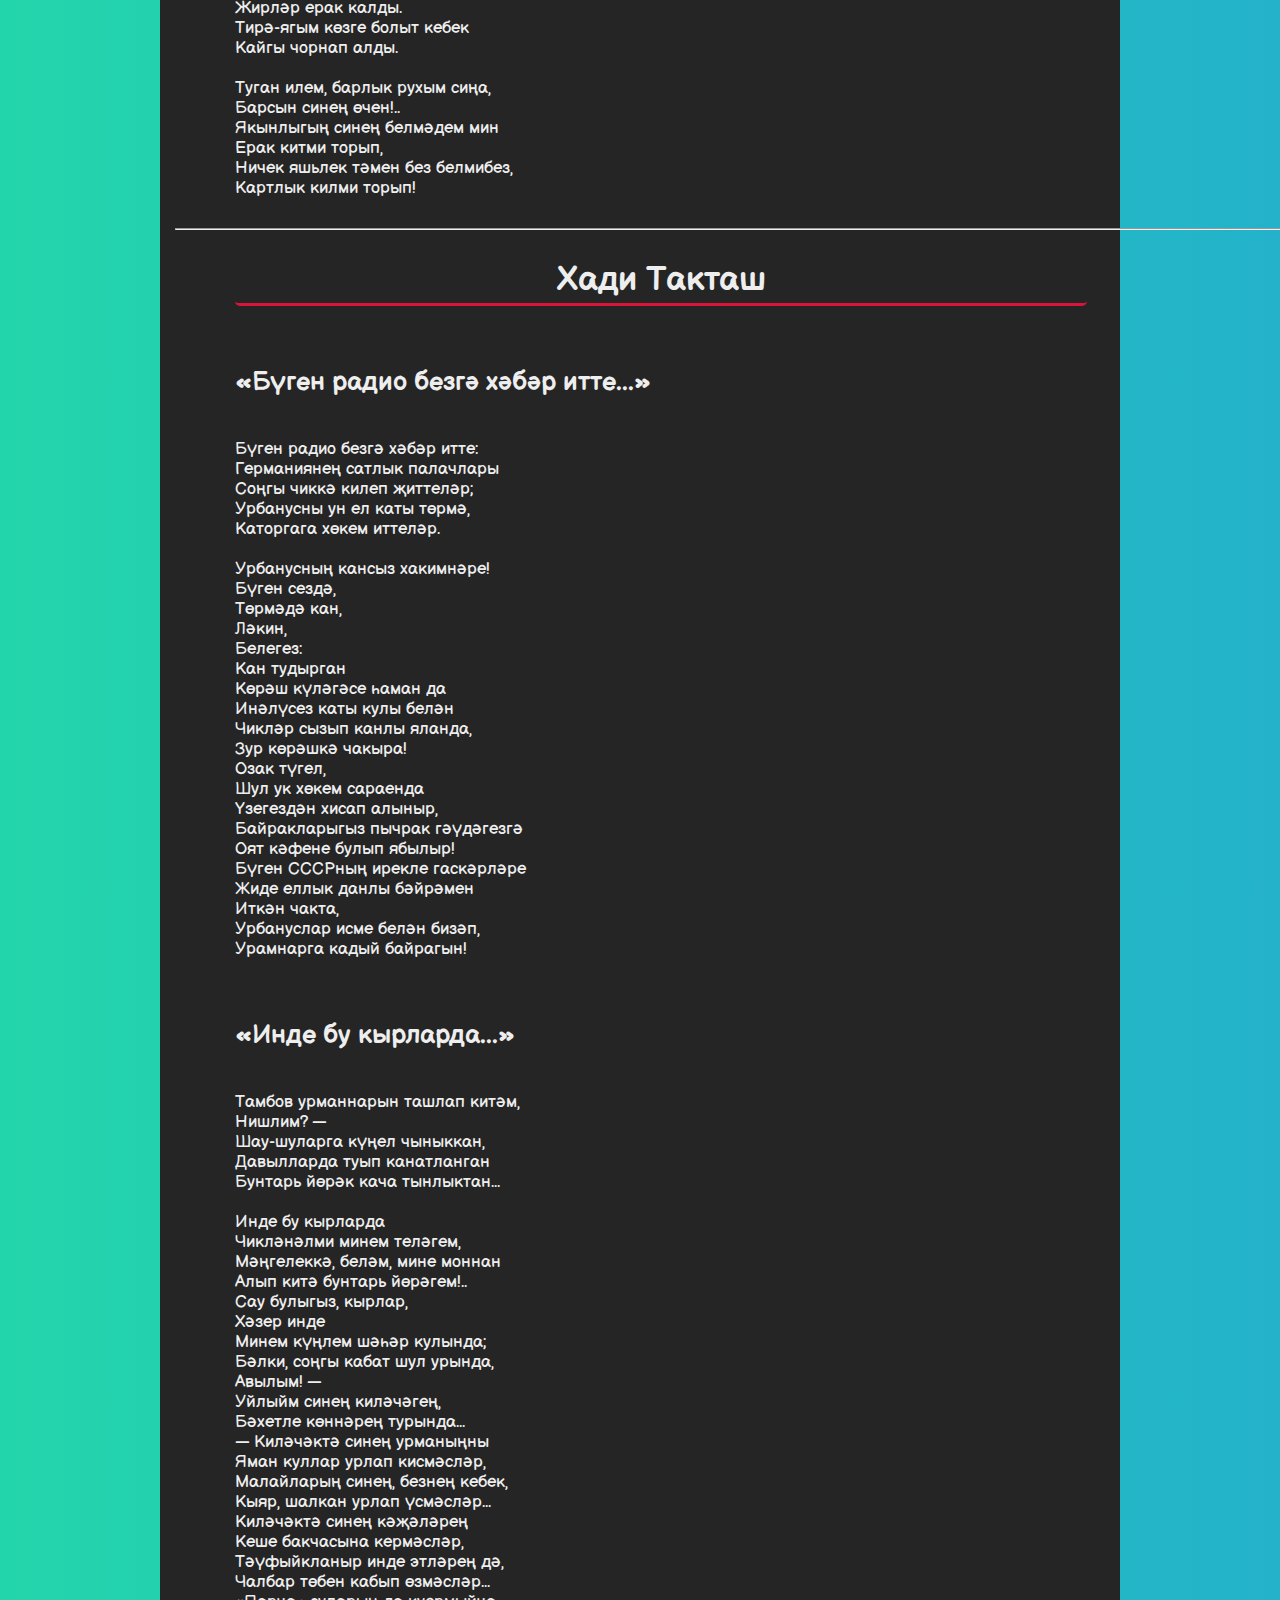
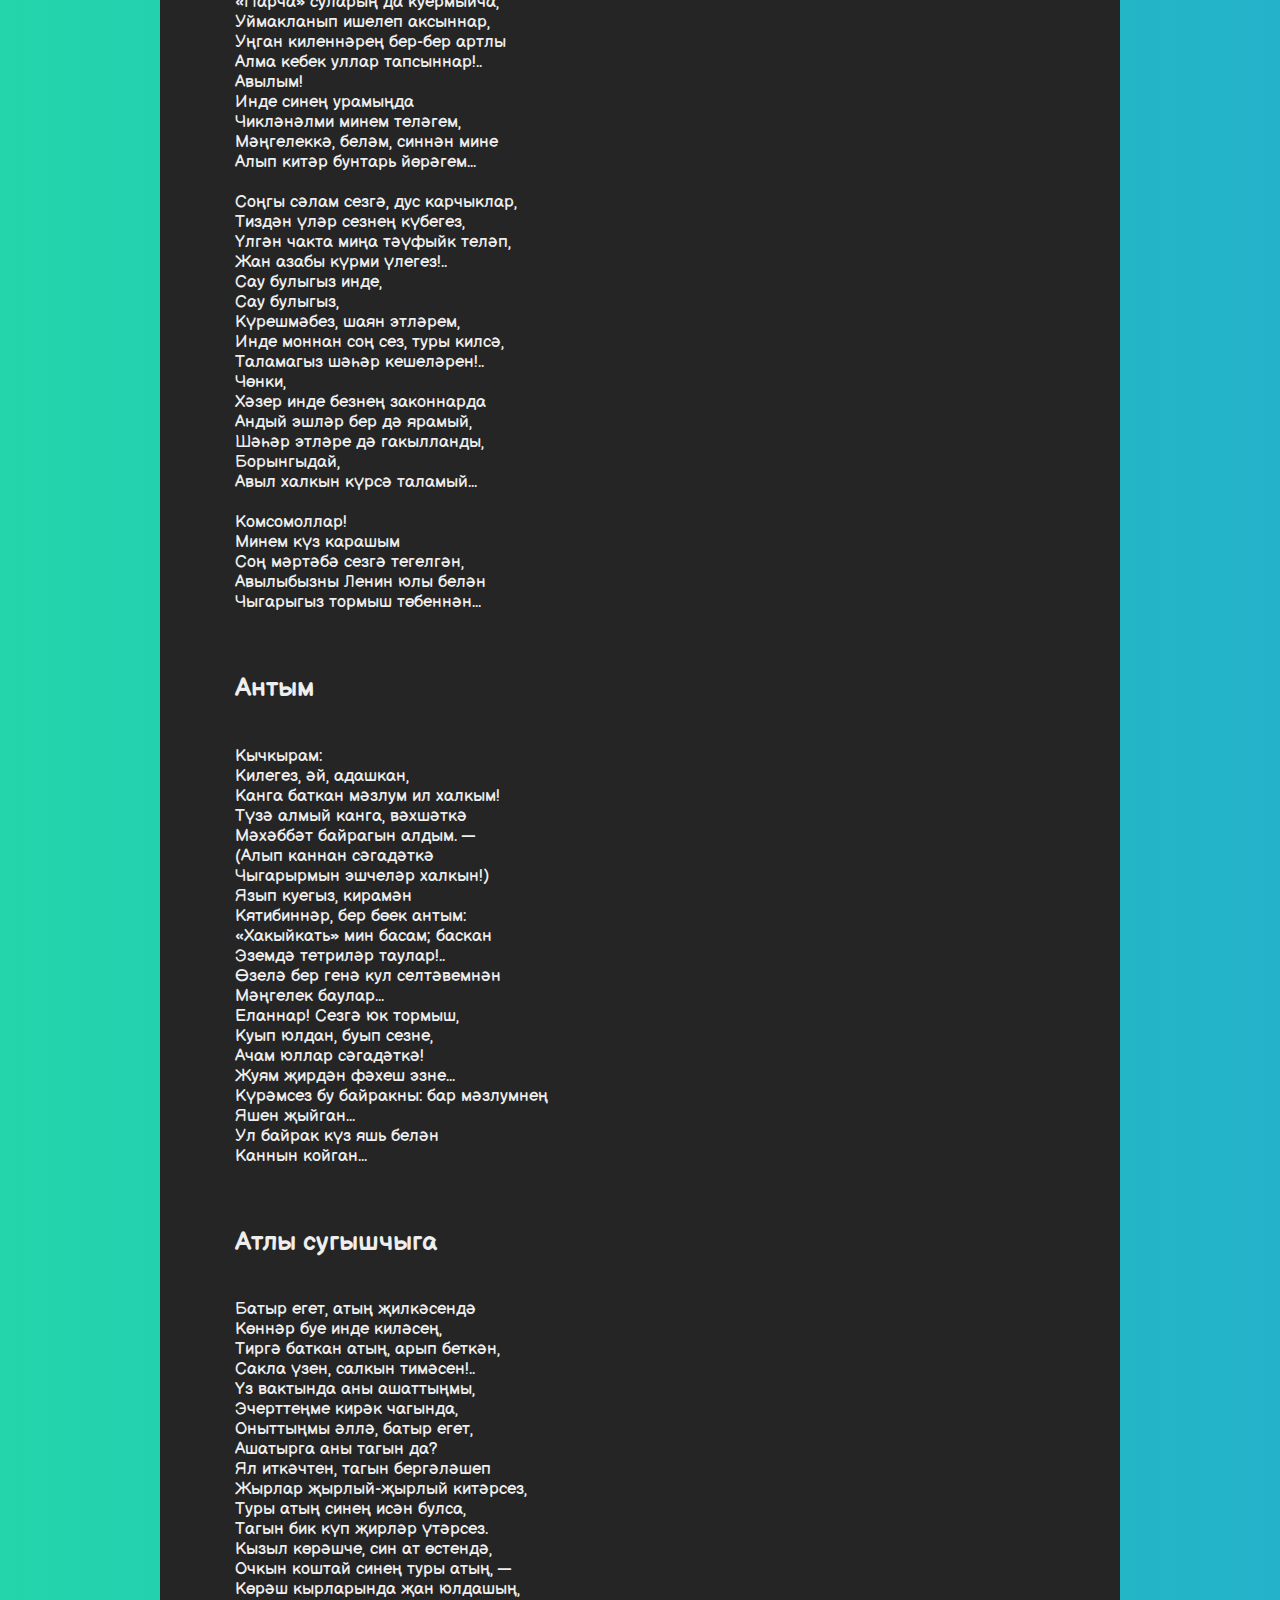
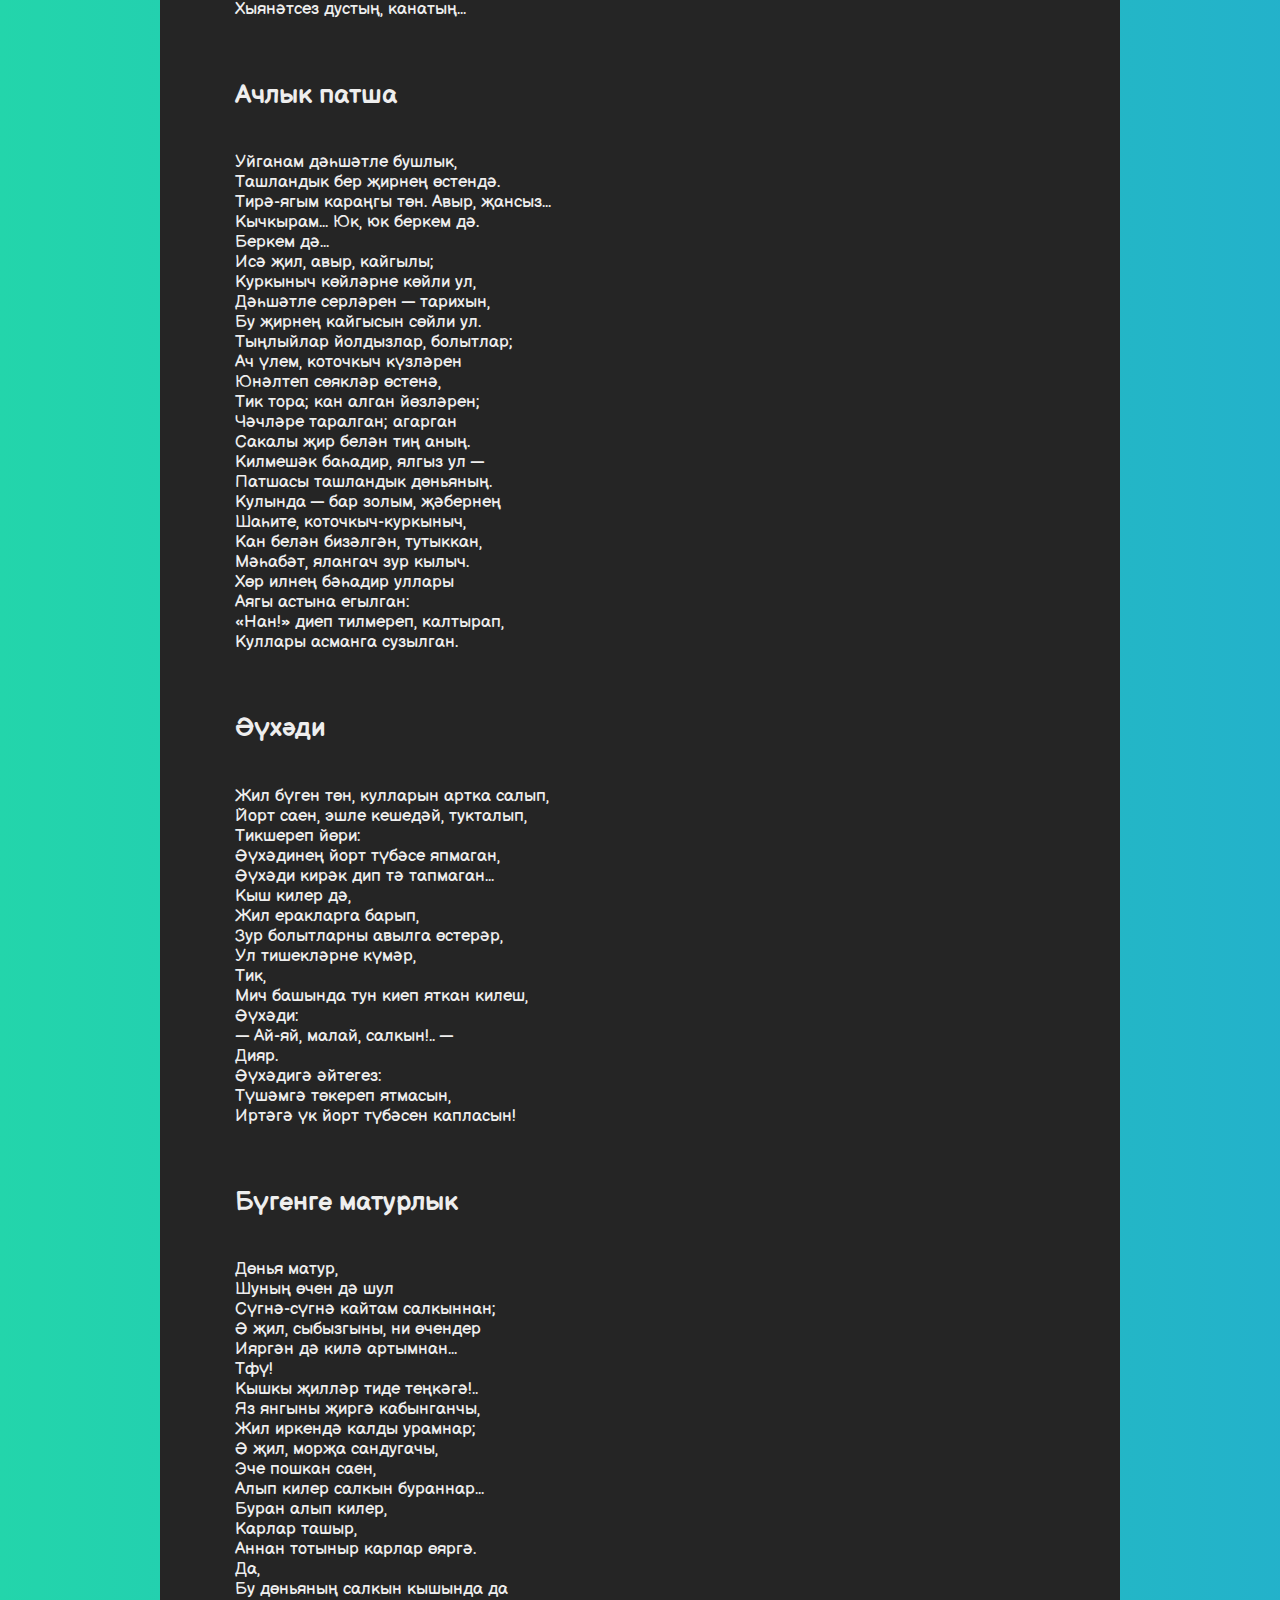
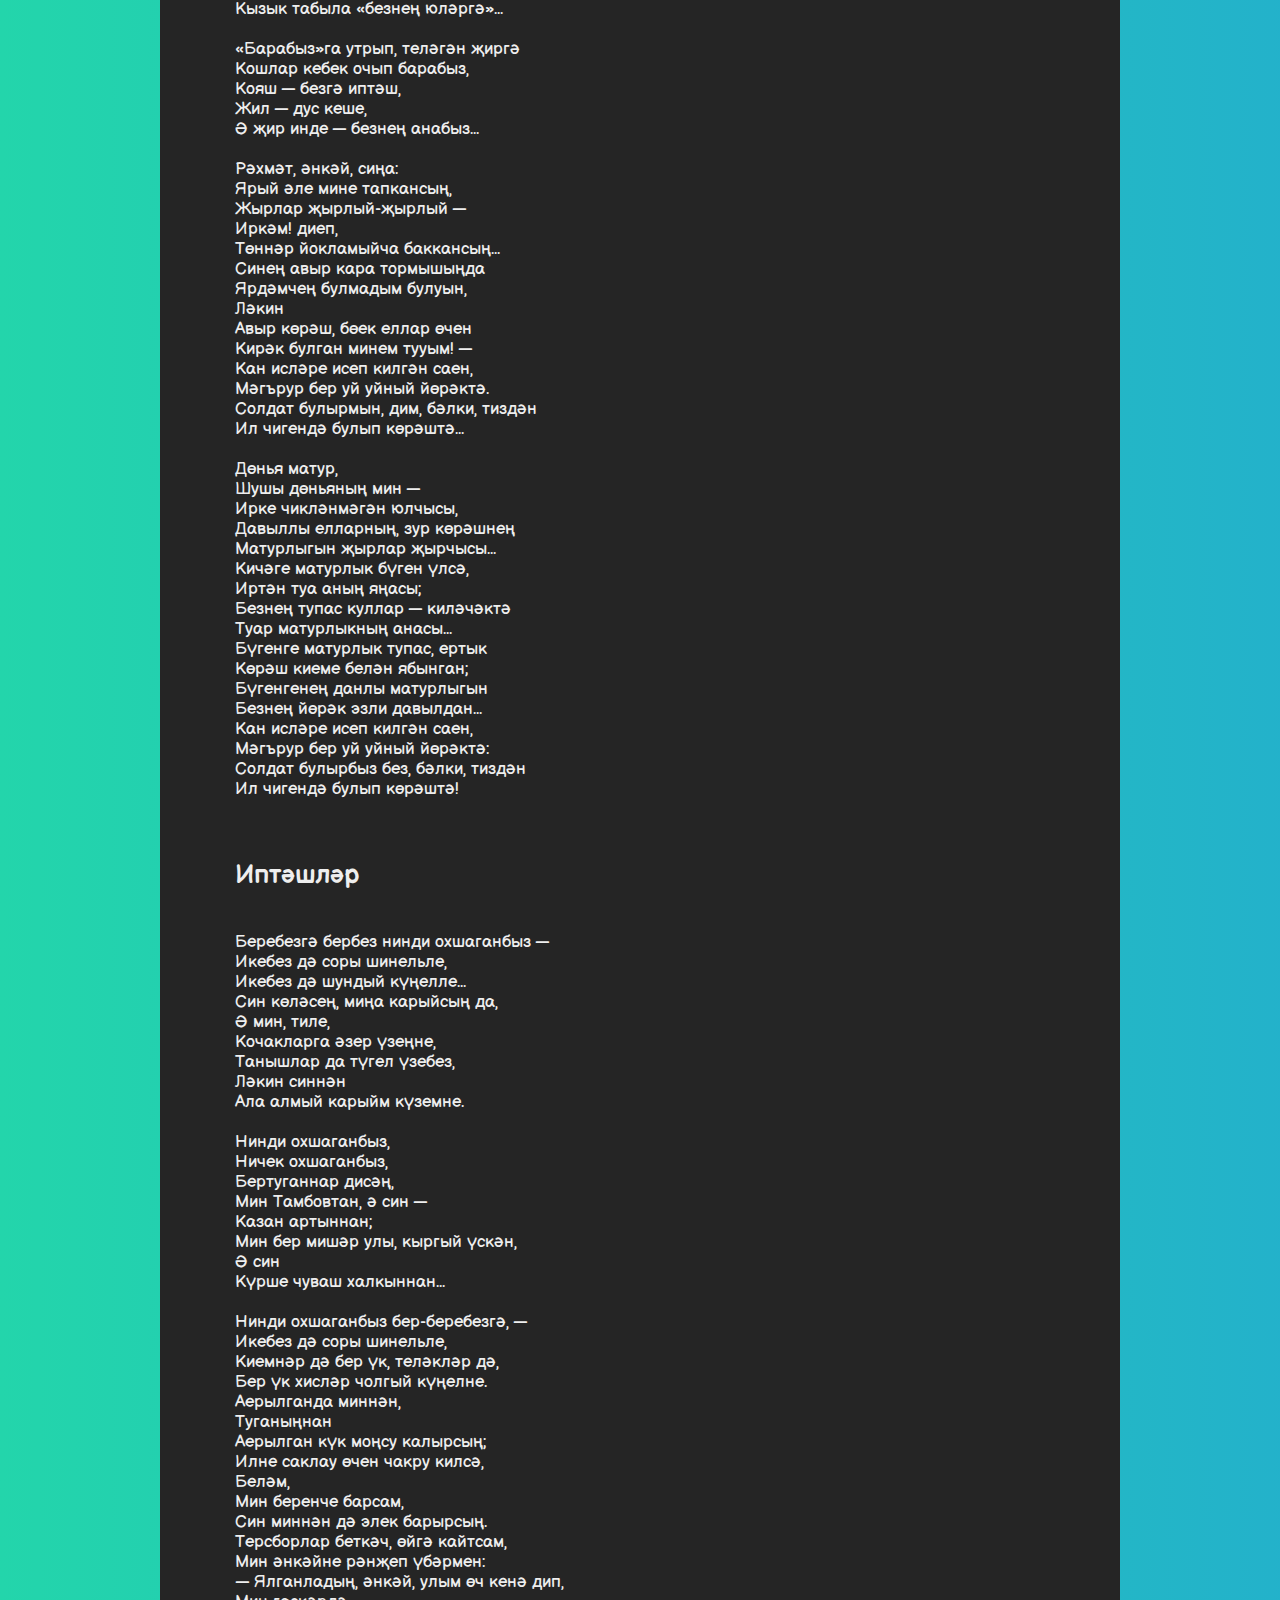
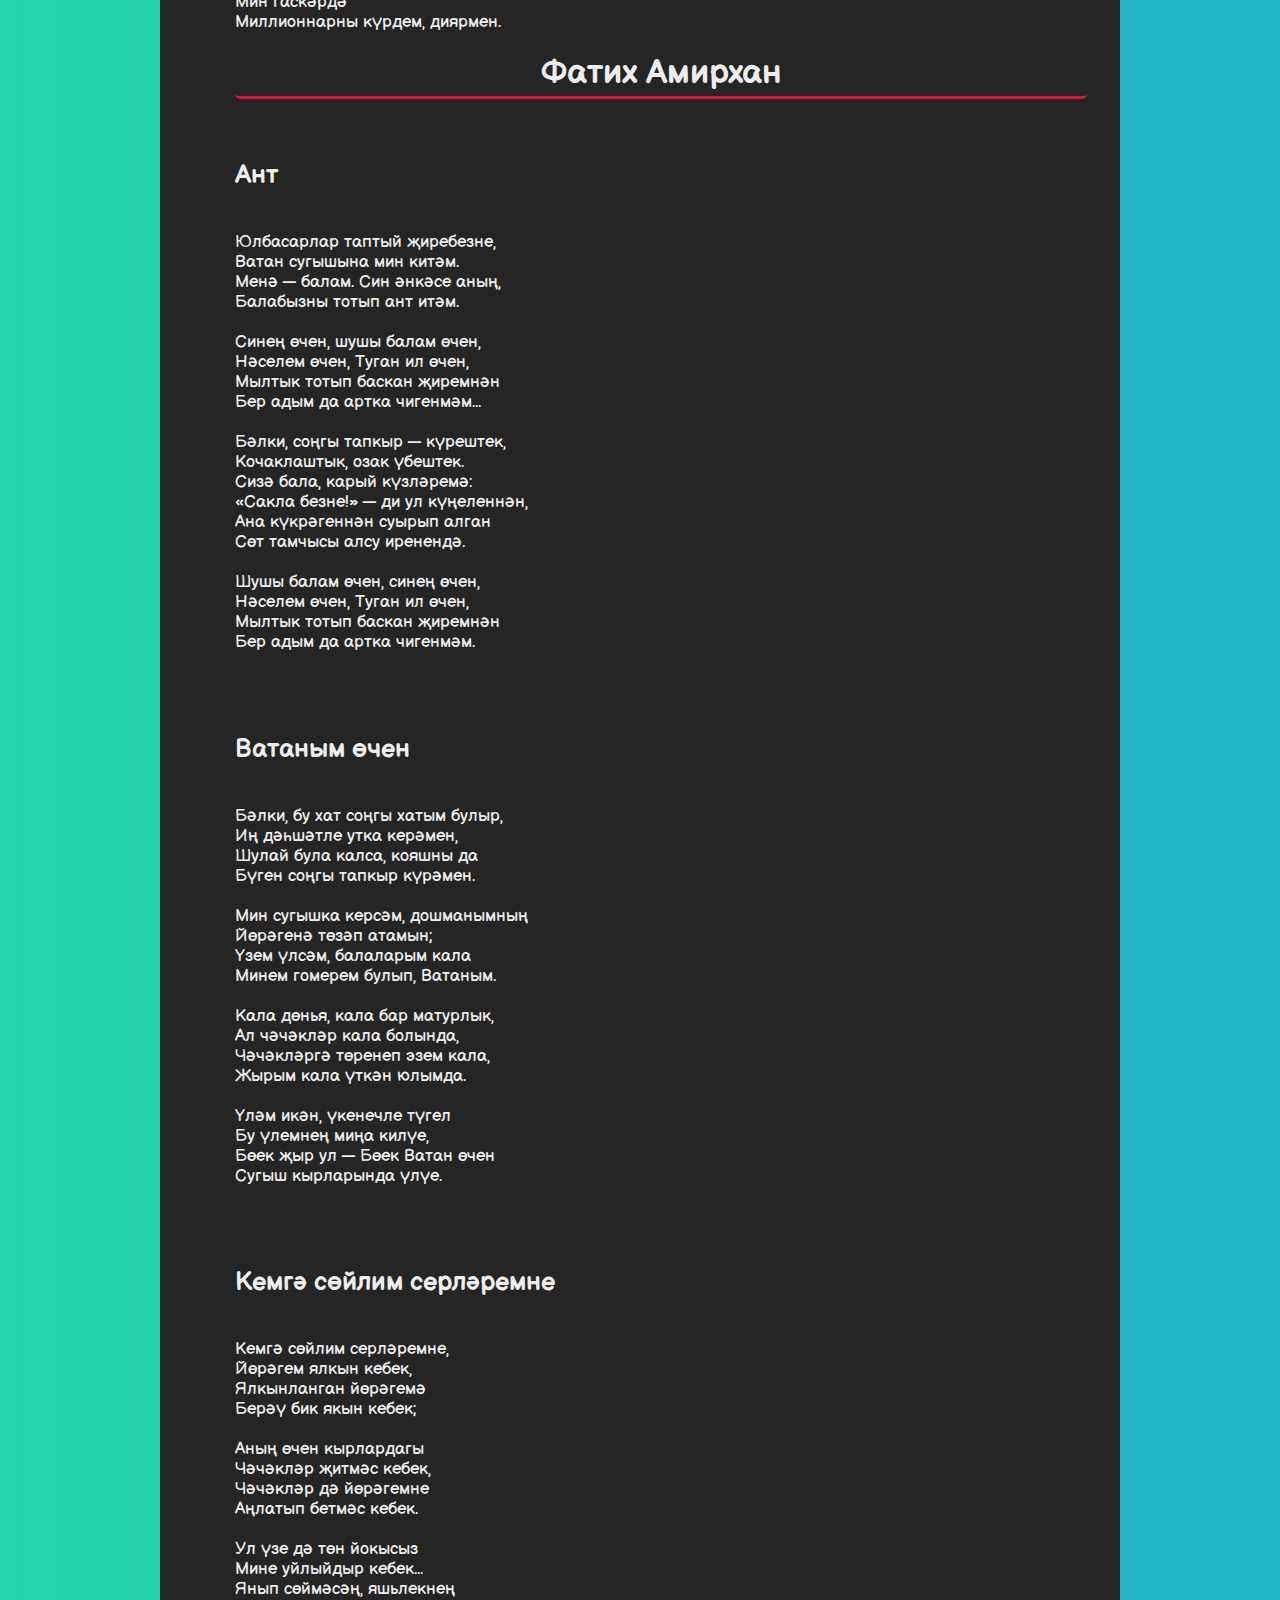
<file: stixi/PR.html>
<!DOCTYPE html>
<html>
<head>
    <meta charset="UTF-8">
    <title>Произведения</title>
    <link rel="stylesheet" href="PR.css">
</head>
<body>
    <div class="podcherk">
        <div class="podol qw"></div>
        <div class="podol w"></div>
        <div class="podol e"></div>
        <div class="podol r"></div>
    </div>

<a name="gt"></a>     
    <div class="container">
    
            <div class="box">
        <a href="\tat_yaz/index.html"><div class="img"></div></a>                                         
        <div class="bars">
            <div class="Navigation_Bar v">
                <a href="\tat_yaz/istor/istor.html">История</a>
            </div>
            <div class="Navigation_Bar b">
                <a href="\tat_yaz/gradient/gradient.html">Писатели</a>
            </div>
            <div class="Navigation_Bar n">
                <a href="\tat_yaz/pisat/holl.html">Письменность</a>
            </div>
            <div class="Navigation_Bar k">
                <a href="\tat_yaz/faq/faq.html">Прочее</a>
            </div>
        </div>
    </div>
        <div class="center">
            <div class="text">
                <div class="gt">
               
                    <a><h1>Габдулла Тукай</h1>

                    <br><h2>Чын вә ялган</h2>

                    <br>Әүвәле дөньяда җир юк, су гына булган, диләр;
                    <br>Анда йөзгәннәр имеш тик Чын белән Ялган, диләр.
    <br>
                    <br>Бу ике дошманга Тәңредән бирелгән бер көймә,
                    <br>Бәс, утырганнар көймәгә берсе каршы берсенә.
    <br>
                    <br>Күп тә йөрми, Чын белән Ялган чыгарганнар сугыш, –
                    <br>Булмаса дустлык, җитә бит сугышырга бер юк эш.
    <br>
                    <br>Көчле кулы берлә Ялган Чынны бер суккан ди дә,
                    <br><a>Габдулла Тукай
                    <br>Чын вә ялган
    <br>
                    <br>Әүвәле дөньяда җир юк, су гына булган, диләр;
                    <br>Анда йөзгәннәр имеш тик Чын белән Ялган, диләр.
    <br>
                    <br>Бу ике дошманга Тәңредән бирелгән бер көймә,
                    <br>Бәс, утырганнар көймәгә берсе каршы берсенә.
    <br>
                    <br>Күп тә йөрми, Чын белән Ялган чыгарганнар сугыш, –
                    <br>Булмаса дустлык, җитә бит сугышырга бер юк эш.
    <br>
                    <br>Көчле кулы берлә Ялган Чынны бер суккан ди дә,
                    <br>Чын батып киткән, ди, чыкмаска җиһанга мәңгегә! 
    <br>
    <br>
                    <br><h2>Тормыш</h2>

                    <br>Авырлык төшсә, түз, сер бирми-нитми;
                    <br>Ни хәлләр яшь егеткә килми-китми?
    <br>
                    <br>Бу тормыш кем белән туктар талаштан?
                    <br>Сугыш син һич тә армас-туктамастан.
    <br>
                    <br>Синең төсле берәү ул: бергә-бер сез,
                    <br>Көрәшкәнне җиңалмый ул каберсез.
    <br>
                    <br>Көрәшмәк куркыныч: күп хәлләре бар,
                    <br>Вәли, җиңгәч, ганимәт маллары бар.
    <br>
                    <br>Канечкеч ул вә ерткыч юлбарыстан;
                    <br>Качармы юлбарыстан бер арыслан?
    <br>
                    <br>Җиһанда үлми һәрбер ыңгырашкан,
                    <br>Вә юлны тапмый калмый һәр адашкан.
    <br>
                    <br>Көрәш угърында ар, тал, тирлә, имгән;
                    <br>Өмид итмә булышмакны ләимнән.
    <br>
                    <br>Әгәрчә зәррә мыскал һиммәте бар,
                    <br>Аның артында тау-тау миннәте бар.
    <br>
                    <br>Сәгадәт талына менсәң — үзең мен;
                    <br>Ни ярдәм килсә дә килсен үзеңдин.
    <br>
                    <br>Димәс һичкем: «Минем аркамда менде,
                    <br>Хәзер җүнләп сәлам дә бирми инде!» 
    <br>
    <br>
                    <br><h2>Киңәш («Якын дустым…)</h2>     

                    <br>Якын дустым! Сиңа миннән киңәш шул:
                    <br>Кешеләргә сереңне сөйләмәс бул.
    <br>
                    <br>Эчеңдә нәрсә янганын үзең бел,
                    <br>Үзең кайгыр, үзең егъла, үзең көл.
    <br>
                    <br>Ачып яшьрен хәзинәңне йөрәктән,
                    <br>Сөйләшмә бер дә артык сүз кирәктән:
    <br>
                    <br>Кешеләр үзләрен анчак сөярләр,
                    <br>Бәхетсезләрнең өстеннән көләрләр.
    <br>
                    <br>Алар ерткыч, алардан читтә бул син,
                    <br>Алар барда бүрең бер якта торсын.
    <br>
                    <br>Серең белгәч кызартырлар йөзеңне,
                    <br>«Җүләр бу!» — дип ачырмаслар күзеңне.
    <br>
                    <br>Кача күр, кош кеби, мактауларыннан,
                    <br>Хәбәрдар бул ки шунда ау барыннан.
    <br>
                    <br>Әгәр басса сине бер-бер заманны
                    <br>Еламый йомшамас хәсрәт вә кайгы, —
    <br>
                    <br>Утыр аулакка, кайда һич кеше юк,
                    <br>Сабыйдай, тәмле-тәмле күз яше түк.
    <br>
                    <br>Килеп керсә берәү нәкъ шул чагында,
                    <br>Сиңа мин бер киңәш әйтим тагын да:
    <br>
                    <br>Диген син: "Күзләрем никтер авырта,
                    <br>Өзелми яшь ага кич һәм дә иртә!"
    <br>
    <br>
                    <br><h2>Туган авыл</h2>

                    <br>Тау башына салынгандыр безнең авыл,
                    <br>Бер чишмә бар, якын безнең авылга ул;
                    <br>Аулыбызның ямен, суы тәмен беләм,
                    <br>Шуңар күрә сөям җаным-тәнем белән.
    <br>
                    <br>Ходай шунда җан биргән, мин шунда туган,
                    <br>Шунда әүвәл Коръән аятен укыган;
                    <br>Шунда белдем рәсүлемез Мөхәммәдне,
                    <br>Ничек михнәт, җәфа күргән, ничек торган.
    <br>
                    <br>Истән чыкмый монда минем күргәннәрем,
                    <br>Шатлык белән уйнап гомер сөргәннәрем;
                    <br>Абый белән бергәләшеп кара җирне
                    <br>Сука белән ертып-ертып йөргәннәрем.
    <br>
                    <br>Бу дөньяда, бәлки, күп-күп эшләр күрем,
                    <br>Билгесездер — кая ташлар бу тәкъдирем;
                    <br>Кая барсам, кайда торсам, нишләсәм дә,
                    <br>Хәтеремдә мәңге калыр туган җирем.
    <br>
                    <br><h2>Могҗиза</h2>

                    <br>Пәйгамбәрнең вафатыннан соң асла могҗиза булмас:
                    <br>Ярылмас ай икегә, һәм кара таштан төя тугъмас, —
    <br>
                    <br>Диләр безнең гыйлем әһле. — Ышанмаңыз, бу ялгандыр:
                    <br>Үзем күрдем бүген – безнең заманда могҗиза бардыр:
    <br>
                    <br>Бүген иртүк миңа шактый бурычлы иптәшем килде,
                    <br>Ялындырмый, талашмый, вәгъдәсендә акчасын бирде. 
    <br>
    <br>
    <br>
                    <br><h2>Татар яшьләре</h2>

                    <br>Дикъкатә лаек хәзерге көн татарның яшьләре:
                    <br>Аңламак, белмәк, тәрәкъкый, мәгърифәт, хикмәт белән
    <br>
                    <br>Әйләнеп һәм нурланып тормакта һәрдәм башлары.
                    <br>Мондый күрнеш сөйнеченнән инде мин алдан беләм:
    <br>
                    <br>Тик болар безгә кирәк диңгез төбе гауваслары. 
                    <br>Өсттә бу ямьсез болыт баштан китәр, яңгыр явар,
    <br>
                    <br>Җиргә рәхмәт күк төшәр яшьләрнең изге касдлары.
                    <br>Шаулап аккан су булыр тау башлары, тау астлары.
    <br>
                    <br>Күк булып күкрәр һавада хөр яшәү даулашлары,
                    <br>Ялтырар изге көрәшнең хәнҗәре, алмаслары.
    <br>
                    <br>Йөрмәсен бәгъре өзек милләт киеп кашсыз йөзек, —
                    <br>Без аның бик зур фәхерле, чын брилиант кашлары!
                    </a>
                </div>
        <hr class="asd">
                <div class="AA">
<a name="aa"></a>
                    <h1>Абдулла Алиш</h1>

                    <br><h2>Ике улым бар</h2>

<br>
                    <br>Һәрбер эшне җитез зшли торган
                    <br>Корыч кебек ике улым бар,
                    <br>Ике кулым кебек үсеп килгән
                    <br>Булышчым бар, ике улым бар.
<br>
                    <br>Ике күзем минем үткен күз,
                    <br>Күрә кайда дошман посканын,
                    <br>Ике күзем кебек ике улым
                    <br>Сизгер саклар илнең постларын!
<br>
                    <br>Шуышмасын дошман тирә-якта,
                    <br>Колакларым яхшы ишетә,
                    <br>Мин үлсәм дә, ике улым кала,
                    <br>Алар ишетер икесе ничек тә.
<br>
                    <br>Ике аягым минем чыдам булды
                    <br>Ерак поход чыккан чакларда.
                    <br>Аякларым кебек ике улым да
                    <br>Сынатмаслар әле ятларга!
<br>
<br>
                    <br><h2>Кош аулаучы</h2>

                    <br>Иксез-чиксез бөек Рус иленең
                    <br>Сузылып киткән киң кырларында,
                    <br>Гөлгә чумып торган тугаенда,
                    <br>Шаулап торган урманнарында
                    <br>Тоткынлыкның ни икәнен белми
                    <br>Бер сандугач гомер кичергән.
                    <br>Таңны җырлап һаман каршылаган,
                    <br>Тынмаган ул хәтта кич-иртә.
                    <br>Мактаган ул бөек иреклекне
                    <br>Ләгънәт укып богау-чылбырга.
                    <br>Тоткынлыкның барсы-барсына...
                    <br>Беркөн шулай өзелеп сайраганда
                    <br>Сандугачны тоткын иткәннәр,
                    <br>Читлек эченә ябып куйганнар да,
                    <br>Сайрасын! дип боерык биргәннәр.
                    <br>Тоткын сайрамагач рәнҗеткәннәр,
                    <br>Таяк белән төртеп көлгәннәр...
                    <br>Ул бичара бер дә сайрамаган,
                    <br>Йөрәге сагыш белән тулса да.
                    <br>Түзгән мескен барлык кыенлыкка,
                    <br>Көннән-көнгә һаман сулса да.
                    <br>Кош аулаучы егет хәйран калган,
                    <br>Сандугачны моңсыз дип белгән.
                    <br>Хаҗәте юк моньң ишенең дип,
                    <br>Тоткын кошны азат иттергән.
                    <br>Менә шунда безнең сандугачкай
                    <br>Ирек яклап сипкән моңнарын,
                    <br>Хәтерләгән үзенең урманнарын,
                    <br>Гөлгә чумган матур тугаен.
                    <br>Еллар үткән...
                    <br>Әлеге кош аулаучы
                    <br>Мылтык тоткан көчле кулына,
                    <br>Дошманнарга каршы чыгып киткән
                    <br>Илне яклап - сугыш кырына.
                    <br>Дошманнар безнең бу егетне
                    <br>Сандугач күк тоткын иткәннәр,
                    <br>Тимер чыбык эченә бикләгәннәр,
                    <br>Ирегеннән мәхрүм иткәннәр.
                    <br>Менә шул чак егет хәтерләгән
                    <br>Аулап кайткан үзенең тоткынын,
                    <br>Һэм елаган үксеп баса алмый
                    <br>Йөрәгенең көчле дулкынын.
                    <br>Менә шунда егет антлар иткән
                    <br>Ирек кошларына тимәскә,
                    <br>Кошлар ауламаска, читлекләргә,
                    <br>Ятьмәләргә якын килмәскә.
<br>
<br>
<br>
                    <br><h2>Көтмә инде, көтмә...</h2>
                    <h3>(Әнигә багышлыйм)</h3>

                    <br>Ана үрдәк бәбкәләре белән,
                    <br>Ә син ялгыз үзең барасың,
                    <br>Син көнләшеп аның бәхетеннән,
                    <br>Моңсу гына озатып каласың.
<br>
                    <br>Кайда китте синең балаларың?
                    <br>Арыслан күк батыр улларың?
                    <br>Өмет белән һаман күзәтәсең,
                    <br>Кайтырлар, дип, киткән юлларын.
<br>
                    <br>Былтыр койган алма какларын син,
                    <br>Чикләвекләр җыеп киптереп,
                    <br>— Аларга! — дип, һаман саклыйсыңмы
                    <br>Сагыш белән көтеп, тилмереп.
<br>
                    <br>Төшләреңдә һаман алар белән,
                    <br>Көндезләрен укып хатларын,
                    <br>Теткәләнгән кәгазь битләренең
                    <br>Һәрбер сүзен инде ятладың.
<br>
                    <br>Язлар килер чәчәк исе бөркеп,
                    <br>Сыерчыклар кире кайтырлар,
                    <br>Яңарырлар шунда йөрәгеңдәге
                    <br>Бертуктаусыз янган кайгылар.
<br>
                    <br>Бал кортлары очар, күбәләкләр
                    <br>Берсен-берсе куышып уйнарлар,
                    <br>Чәчәкләргә күмелеп торсалар да,
                    <br>Куандырмас сине тугайлар.
<br>
                    <br>Җир тетрәгән давыл уты, бәлки,
                    <br>Карлар белән эреп югалыр,
                    <br>Дөнья тынып калыр. Йөрәкләрдә
                    <br>Кавышу хисе кабат кузгалыр.
<br>
                    <br>Өчесенең берсе кайтмасмы дип,
                    <br>Син көтәрсең һаман аларны,
                    <br>Ишек каккан саен кочакларга
                    <br>Хәзерләнеп сөйгән балаңны.
<br>
                    <br>Көтмә инде, көтмә, изге карчык,
                    <br>Җир куенында ята улларың,
                    <br>Чәчәкләргә биреп, илгә булган
                    <br>Мәхәббәтле керсез уйларын.
<br>
<br>
<br>
                    <br><h2>Ничек килер үлем</h2>
                    <br>Көрәш куа утлы давыл бөркеп,
                    <br>Үлем кайный тирә-ягымда.
                    <br>Ничек килер үлем? Дигән сорау,
                    <br>Һич килмәде минем башыма.
<br>
                    <br>Шаян угы кургаш кисәгенең
                    <br>Туры килсә минем йөрәккә,
                    <br>Калган булыр идем авып шунда,
                    <br>Ирешә алмыйча изге теләккә.
<br>
                    <br>Явыз ачлык үзенең канлы кулын
                    <br>Күп уйнатты минем тирәмдә,
                    <br>Тимер чыбык белән уратылган
                    <br>Хәтфә кебек яшел чирәмдә.
<br>
                    <br>Үлеп калган булсам инде күптән,
                    <br>Азык булыр идем кортларга,
                    <br>Тоткын булып кабат килмәс идем,
                    <br>Менә мондый салкын йортларга.
<br>
                    <br>Хәзер үлем тагын басып тора,
                    <br>Баш очымда кайрый хәнҗәрен,
                    <br>Тик белә алмыйм, тешне кысып
                    <br>Сыкрый-сыкрый, дуслар, үләрмен.
<br>
                    <br>Китмәс ахры бер кат минем яннан
                    <br>Шартлап тора һаман кичләрен.
                    <br>Янгын чыгып, янып үләрменме?
                    <br>Белмим инде, ничек үләрмен.
<br>
                    <br>Гильотинмы кисәр газиз башны,
                    <br>Искәртмәстән яки атарлар,
                    <br>Ачлык белән буып үтерерләрме
                    <br>Яки биек дарга асарлар.
<br>
                    <br>Ничек килер үлем - белеп булмый,
                    <br>Тик билгеле шунсы хәзергә;
                    <br>Тынмас ахры мине алып китми
                    <br>Үзе белән салкын кабергә.
<br>
                    <br>Ни булса да горур үлем бит ул,,
                    <br>Европаның урта өлешендә.
                    <br>Мондый үлем - бәхет. Теләсә дә,
                    <br>Тими әле бик күп кешегә.
<br>
                    <br>Күпме кәгазь языла безнең хакта,
                    <br>Бәлки кабат аны укырлар,
                    <br>Иптәше өчен кеше корбан була,
                    <br>Шундый инде безнең гасырлар.
<br>
                    <br>Көрәш белән тудык, көрәш белән
                    <br>Керәбез дә ахры кабергә.
                    <br>Язган икән соңгы сулышыбызны
                    <br>Илебез бәхете өчен бирергә.
<br>
<br>
<br>
                    <br><h2>Туган авыл</h2>
                    <br>Дөнья гиздем - табалмадым һичкайда,
                    <br>Сөйгән туган авылым Балыклы,
                    <br>Синдәгедәй мул бер байлыкны,
                    <br>Җир күкрәтеп уңган ашлыкны,
                    <br>Синдәгедәй гадел халыкны,
                    <br>Синдәгедәй юмарт халыкны,
                    <br>Очратмадым һичбер вакытта..
<br>
<br>
<br>
                    <br><h2>Туган илгә</h2>
                    <br>Булгач давыл ничек шауламасын,
                    <br>Чайкалмасын камышы,
                    <br>Ярсый йөрәк, дулкынлана, —
                    <br>Авыр-авыр сагышы!
<br>
                    <br>Беренче кат күзем кояш күргән
                    <br>Җирләр ерак калды.
                    <br>Тирә-ягым көзге болыт кебек
                    <br>Кайгы чорнап алды.
<br>
                    <br>Туган илем, барлык рухым сиңа,
                    <br>Барсын синең өчен!..
                    <br>Якынлыгың синең белмәдем мин
                    <br>Ерак китми торып,
                    <br>Ничек яшьлек тәмен без белмибез,
                    <br>Картлык килми торып!

                </div>
                <hr class="asd">
                <div class="HT">
<a name="ht"></a>
                    <br><a><h1>Хади Такташ</h1>
<br>
                    <br>    <h2>«Бүген радио безгә хәбәр итте...»</h2>
                    <br>Бүген радио безгә хәбәр итте:
                    <br>Германиянең сатлык палачлары
                    <br>Соңгы чиккә килеп җиттеләр;
                    <br>Урбанусны ун ел каты төрмә,
                    <br>Каторгага хөкем иттеләр.
<br>
                    <br>Урбанусның кансыз хакимнәре!
                    <br>Бүген сездә,
                    <br>Төрмәдә кан,
                    <br>Ләкин,
                    <br>Белегез:
                    <br>Кан тудырган
                    <br>Көрәш күләгәсе һаман да
                    <br>Инәлүсез каты кулы белән
                    <br>Чикләр сызып канлы яланда,
                    <br>Зур көрәшкә чакыра!
                    <br>Озак түгел,
                    <br>Шул ук хөкем сараенда
                    <br>Үзегездән хисап алыныр,
                    <br>Байракларыгыз пычрак гәүдәгезгә
                    <br>Оят кәфене булып ябылыр!
                    <br>Бүген СССРның ирекле гаскәрләре
                    <br>Жиде еллык данлы бәйрәмен
                    <br>Иткән чакта,
                    <br>Урбануслар исме белән бизәп,
                    <br>Урамнарга кадый байрагын!
<br>
<br>
                    <br>    <h2>«Инде бу кырларда...»</h2>
                    <br>Тамбов урманнарын ташлап китәм,
                    <br>Нишлим? —
                    <br>Шау-шуларга күңел чыныккан,
                    <br>Давылларда туып канатланган
                    <br>Бунтарь йөрәк кача тынлыктан...
<br>
                    <br>Инде бу кырларда
                    <br>Чикләнәлми минем теләгем,
                    <br>Мәңгелеккә, беләм, мине моннан
                    <br>Алып китә бунтарь йөрәгем!..
                    <br>Сау булыгыз, кырлар,
                    <br>Хәзер инде
                    <br>Минем күңлем шәһәр кулында;
                    <br>Бәлки, соңгы  кабат  шул урында,
                    <br>Авылым! —
                    <br>Уйлыйм синең киләчәгең,
                    <br>Бәхетле көннәрең турында...
                    <br>— Киләчәктә синең урманыңны
                    <br>Яман куллар урлап кисмәсләр,
                    <br>Малайларың синең, безнең кебек,
                    <br>Кыяр, шалкан урлап үсмәсләр...
                    <br>Киләчәктә синең кәҗәләрең
                    <br>Кеше бакчасына кермәсләр,
                    <br>Тәүфыйкланыр инде этләрең дә,
                    <br>Чалбар төбен кабып өзмәсләр...
                    <br>«Парча» суларың да куермыйча,
                    <br>Уймакланып ишелеп аксыннар,
                    <br>Уңган киленнәрең бер-бер артлы
                    <br>Алма кебек уллар тапсыннар!..
                    <br>Авылым!
                    <br>Инде синең урамыңда
                    <br>Чикләнәлми минем теләгем,
                    <br>Мәңгелеккә, беләм, синнән мине
                    <br>Алып китәр бунтарь йөрәгем...
<br>
                    <br>Соңгы сәлам сезгә, дус карчыклар,
                    <br>Тиздән  үләр  сезнең күбегез,
                    <br>Үлгән чакта миңа тәүфыйк теләп,
                    <br>Җан азабы күрми үлегез!..
                    <br>Сау булыгыз инде,
                    <br>Сау булыгыз,
                    <br>Күрешмәбез, шаян этләрем,
                    <br>Инде моннан соң сез, туры килсә,
                    <br>Таламагыз шәһәр кешеләрен!..
                    <br>Чөнки,
                    <br>Хәзер инде безнең законнарда
                    <br>Андый эшләр бер дә ярамый,
                    <br>Шәһәр этләре дә гакылланды,
                    <br>Борынгыдай,
                    <br>Авыл халкын күрсә таламый...
<br>
                    <br>Комсомоллар!
                    <br>Минем күз карашым
                    <br>Соң мәртәбә сезгә тегелгән,
                    <br>Авылыбызны Ленин юлы белән
                    <br>Чыгарыгыз тормыш төбеннән...
<br>
<br>
                    <br>    <h2>Антым</h2>
                    <br>Кычкырам:
                    <br>Килегез, әй, адашкан,
                    <br>Канга баткан мәзлум ил халкым!
                    <br>Түзә алмый канга, вәхшәткә
                    <br>Мәхәббәт байрагын алдым. —
                    <br>(Алып каннан сәгадәткә
                    <br>Чыгарырмын эшчеләр халкын!)
                    <br>Язып куегыз, кирамән
                    <br>Кятибиннәр, бер бөек антым:
                    <br>«Хакыйкать» мин басам; баскан
                    <br>Эземдә тетриләр таулар!..
                    <br>Өзелә бер генә кул селтәвемнән
                    <br>Мәңгелек баулар...
                    <br>Еланнар! Сезгә юк тормыш,
                    <br>Куып юлдан, буып сезне,
                    <br>Ачам юллар сәгадәткә!
                    <br>Җуям җирдән фәхеш эзне...
                    <br>Күрәмсез бу байракны: бар мәзлумнең
                    <br>Яшен җыйган...
                    <br>Ул байрак күз яшь белән
                    <br>Каннын койган...
<br>
<br>
                    <br>    <h2>Атлы сугышчыга</h2>
                    <br>Батыр егет, атың җилкәсендә
                    <br>Көннәр буе инде киләсең,
                    <br>Тиргә баткан атың, арып беткән,
                    <br>Сакла үзен, салкын тимәсен!..
                    <br>Үз вактында аны ашаттыңмы,
                    <br>Эчерттеңме кирәк чагында,
                    <br>Оныттыңмы әллә, батыр егет,
                    <br>Ашатырга аны тагын да?
                    <br>Ял иткәчтен, тагын бергәләшеп
                    <br>Җырлар җырлый-җырлый китәрсез,
                    <br>Туры атың синең исән булса,
                    <br>Тагын бик күп җирләр үтәрсез.
                    <br>Кызыл көрәшче, син ат өстендә,
                    <br>Очкын коштай синең туры атың, —
                    <br>Көрәш кырларында җан юлдашың,
                    <br>Хыянәтсез дустың, канатың...
<br>
<br>
                    <br>    <h2>Ачлык патша</h2>
                    <br>Уйганам дәһшәтле бушлык,
                    <br>Ташландык бер җирнең өстендә.
                    <br>Тирә-ягым караңгы төн. Авыр, җансыз...
                    <br>Кычкырам... Юк, юк беркем дә.
                    <br>Беркем дә...
                    <br>Исә җил, авыр, кайгылы;
                    <br>Куркыныч көйләрне көйли ул,
                    <br>Дәһшәтле серләрен — тарихын,
                    <br>Бу җирнең кайгысын сөйли ул.
                    <br>Тыңлыйлар йолдызлар, болытлар;
                    <br>Ач үлем, коточкыч күзләрен
                    <br>Юнәлтеп сөякләр өстенә,
                    <br>Тик тора; кан алган йөзләрен;
                    <br>Чәчләре таралган; агарган
                    <br>Сакалы җир белән тиң аның.
                    <br>Килмешәк баһадир, ялгыз ул —
                    <br>Патшасы ташландык дөньяның.
                    <br>Кулында — бар золым, җәбернең
                    <br>Шаһите, коточкыч-куркыныч,
                    <br>Кан белән бизәлгән, тутыккан,
                    <br>Мәһабәт, ялангач  зур кылыч.
                    <br>Хөр илнең бәһадир уллары
                    <br>Аягы астына егылган:
                    <br>«Нан!» диеп тилмереп, калтырап,
                    <br>Куллары асманга сузылган.
<br>
<br>
                    <br>    <h2>Әүхәди</h2>
                    <br>Җил бүген төн, кулларын артка салып,
                    <br>Йорт саен, эшле кешедәй, тукталып,
                    <br>Тикшереп йөри:
                    <br>Әүхәдинең йорт түбәсе япмаган,
                    <br>Әүхәди кирәк дип тә тапмаган...
                    <br>Кыш килер дә,
                    <br>Җил еракларга барып,
                    <br>Зур болытларны авылга өстерәр,
                    <br>Ул тишекләрне күмәр,
                    <br>Тик,
                    <br>Мич башында тун киеп яткан килеш,
                    <br>Әүхәди:
                    <br>— Ай-яй, малай, салкын!.. —
                    <br>Дияр.
                    <br>Әүхәдигә әйтегез:
                    <br>Түшәмгә төкереп ятмасын,
                    <br>Иртәгә үк йорт түбәсен капласын!
<br>
<br>
                    <br>    <h2>Бүгенге матурлык</h2>
                    <br>Дөнья матур,
                    <br>Шуның өчен дә шул
                    <br>Сүгнә-сүгнә кайтам салкыннан;
                    <br>Ә җил, сыбызгыны, ни өчендер
                    <br>Ияргән дә килә артымнан...
                    <br>Тфү!
                    <br>Кышкы җилләр тиде теңкәгә!..
                    <br>Яз янгыны җиргә кабынганчы,
                    <br>Җил иркендә калды урамнар;
                    <br>Ә җил, морҗа сандугачы,
                    <br>Эче пошкан саен,
                    <br>Алып килер салкын бураннар...
                    <br>Буран алып килер,
                    <br>Карлар ташыр,
                    <br>Аннан тотыныр карлар өяргә.
                    <br>Да,
                    <br>Бу дөньяның салкын кышында да
                    <br>Кызык табыла «безнең юләргә»...
<br>
                    <br>«Барабыз»га утрып, теләгән җиргә
                    <br>Кошлар кебек очып барабыз,
                    <br>Кояш — безгә иптәш,
                    <br>Җил — дус кеше,
                    <br>Ә җир инде — безнең анабыз...
<br>
                    <br>Рәхмәт, әнкәй, сиңа:
                    <br>Ярый әле мине тапкансың,
                    <br>Җырлар җырлый-җырлый —
                    <br>Иркәм! диеп,
                    <br>Төннәр йокламыйча баккансың...
                    <br>Синең авыр кара тормышыңда
                    <br>Ярдәмчең булмадым булуын,
                    <br>Ләкин
                    <br>Авыр көрәш, бөек еллар өчен
                    <br>Кирәк булган минем тууым! —
                    <br>Кан исләре исеп килгән саен,
                    <br>Мәгърур бер уй уйный йөрәктә.
                    <br>Солдат булырмын, дим, бәлки, тиздән
                    <br>Ил чигендә булып көрәштә...
<br>
                    <br>Дөнья матур,
                    <br>Шушы дөньяның мин —
                    <br>Ирке чикләнмәгән юлчысы,
                    <br>Давыллы елларның, зур көрәшнең
                    <br>Матурлыгын җырлар җырчысы...
                    <br>Кичәге матурлык бүген үлсә,
                    <br>Иртән туа аның яңасы;
                    <br>Безнең тупас куллар — киләчәктә
                    <br>Туар матурлыкның анасы...
                    <br>Бүгенге матурлык тупас, ертык
                    <br>Көрәш киеме белән ябынган;
                    <br>Бүгенгенең данлы матурлыгын
                    <br>Безнең йөрәк эзли давылдан...
                    <br>Кан исләре исеп килгән саен,
                    <br>Мәгърур бер уй уйный йөрәктә:
                    <br>Солдат булырбыз без, бәлки, тиздән
                    <br>Ил чигендә булып көрәштә!
<br>
<br>
                    <br>    <h2>Иптәшләр</h2>
                    <br>Беребезгә бербез нинди охшаганбыз —
                    <br>Икебез дә соры шинельле,
                    <br>Икебез дә шундый күңелле...
                    <br>Син көләсең, миңа карыйсың да,
                    <br>Ә мин, тиле,
                    <br>Кочакларга әзер үзеңне,
                    <br>Танышлар да түгел үзебез,
                    <br>Ләкин синнән
                    <br>Ала алмый карыйм күземне.
<br>
                    <br>Нинди охшаганбыз,
                    <br>Ничек охшаганбыз,
                    <br>Бертуганнар дисәң,
                    <br>Мин Тамбовтан, ә син —
                    <br>Казан артыннан;
                    <br>Мин бер мишәр улы, кыргый үскән,
                    <br>Ә син
                    <br>Күрше чуваш халкыннан...
<br>
                    <br>Нинди охшаганбыз бер-беребезгә, —
                    <br>Икебез дә соры шинельле,
                    <br>Киемнәр дә бер үк, теләкләр дә,
                    <br>Бер үк хисләр чолгый күңелне.
                    <br>Аерылганда миннән,
                    <br>Туганыңнан
                    <br>Аерылган күк моңсу калырсың;
                    <br>Илне саклау өчен чакру килсә,
                    <br>Беләм,
                    <br>Мин беренче барсам,
                    <br>Син миннән дә элек барырсың.
                    <br>Терсборлар беткәч, өйгә кайтсам,
                    <br>Мин әнкәйне рәнҗеп үбәрмен:
                    <br>— Ялганладың, әнкәй, улым өч кенә дип,
                    <br>Мин гаскәрдә
                    <br>Миллионнарны күрдем, диярмен.
                    </a>
                </div>
                <div class="FA">
<a name="fa"></a>
                    <br><a><h1>Фатих Амирхан</h1>
<br>
                    <br><h2>Ант</h2>
                    <br>Юлбасарлар таптый җиребезне,
                    <br>Ватан сугышына мин китәм.
                    <br>Менә — балам. Син әнкәсе аның,
                    <br>Балабызны тотып ант итәм.
<br>
                    <br>Синең өчен, шушы балам өчен,
                    <br>Нәселем өчен, Туган ил өчен,
                    <br>Мылтык тотып баскан җиремнән
                    <br>Бер адым да артка чигенмәм...
<br>
                    <br>Бәлки, соңгы тапкыр — күрештек,
                    <br>Кочаклаштык, озак үбештек.
                    <br>Сизә бала, карый күзләремә:
                    <br>«Сакла безне!» — ди ул күңеленнән,
                    <br>Ана күкрәгеннән суырып алган
                    <br>Сөт тамчысы алсу иренендә.
<br>
                    <br>Шушы балам өчен, синең өчен,
                    <br>Нәселем өчен, Туган ил өчен,
                    <br>Мылтык тотып баскан җиремнән
                    <br>Бер адым да артка чигенмәм.
<br>
<br>
<br>
                    <br><h2>Ватаным өчен</h2>
                    <br>Бәлки, бу хат соңгы хатым булыр,
                    <br>Иң дәһшәтле утка керәмен,
                    <br>Шулай була калса, кояшны да
                    <br>Бүген соңгы тапкыр күрәмен.
<br>
                    <br>Мин сугышка керсәм, дошманымның
                    <br>Йөрәгенә төзәп атамын;
                    <br>Үзем үлсәм, балаларым кала
                    <br>Минем гомерем булып, Ватаным.
<br>
                    <br>Кала дөнья, кала бар матурлык,
                    <br>Ал чәчәкләр кала болында,
                    <br>Чәчәкләргә төренеп эзем кала,
                    <br>Җырым кала үткән юлымда.
<br>
                    <br>Үләм икән, үкенечле түгел
                    <br>Бу үлемнең миңа килүе,
                    <br>Бөек җыр ул — Бөек Ватан өчен
                    <br>Сугыш кырларында үлүе.
<br>
<br>
<br>
                    <br><h2>Кемгә сөйлим серләремне</h2>
                    <br>Кемгә сөйлим серләремне,
                    <br>Йөрәгем ялкын кебек,
                    <br>Ялкынланган йөрәгемә
                    <br>Берәү бик якын кебек;
<br>
                    <br>Аның өчен кырлардагы
                    <br>Чәчәкләр җитмәс кебек,
                    <br>Чәчәкләр дә йөрәгемне
                    <br>Аңлатып бетмәс кебек.
<br>
                    <br>Ул үзе дә төн йокысыз
                    <br>Мине уйлыйдыр кебек...
                    <br>Янып сөймәсәң, яшьлекнең
                    <br>Яме булмыйдыр кебек.
<br>
<br>
<br>
                    <br><h2>Мин — гуманист</h2>
                    <br>Фашист-автоматчик ак каенның
                    <br>Очына ук менеп утырган.
                    <br>«Аксын, вандал, аксын үз каның!» —
                    <br>Йөрәгенә төзәп аттым аның,
                    <br>Яңгырады таңгы тын урман.
<br>
                    <br>Нәфрәт агуына манчып аткан
                    <br>Үч алучан пулям сызгырды.
                    <br>Сыны катып бер тын торды да
                    <br>Актарылып төште югарыдан
                    <br>Күзе тонган фашист козгыны.
<br>
                    <br>Мин бер шагыйрь — тойгы, хис кешесе,
                    <br>Яратам мин кошлар сайравын;
                    <br>Мин — гуманист, сөям дөньяны,
                    <br>Акмасын, дим, җирдә кеше каны,
                    <br>Гуманизм — минем байрагым.
<br>
                    <br>«Мин — гуманист» — дидем, үзем ме
                    <br>Бу кешенең гомерен бетердем...
                    <br>Юк, кеше гомерен бетермәдем,
                    <br>Сабыйларның яшен суыручы,
                    <br>Бәхет бакчаларын корытучы,
                    <br>Иң әшәке кортны үтердем.
<br>
                    <br>Фашистларны кем күбрәк кырса,
                    <br>Ул үзенең Туган илендә
                    <br>Чын гуманист булып мактала,
                    <br>Даны җырга күчеп кабатлана
                    <br>Ирек сөйгән халык телендә.
<br>
<br>
<br>
                    <br><h2>Сөйләр сүзләр бик күп алар</h2>
                    <br>Сөйләр сүзләр бик күп алар,
                    <br>Иренмичә сөйләсәң;
                    <br>Озын сүзнең кыскасы шул:
                    <br>Күп яшәргә теләсәң,
<br>
                    <br>Үлем турында уйлама,
                    <br>Илең турында уйла,
                    <br>Илең турында уйласаң,
                    <br>Гомерең озын була.</a>
                </div>
                <hr class="asd">
                <div class="MJ">
<a name="mj"></a>
                    <br><a><h1>Муса Джалиль</h1>
                    <br><h2>«Бала чакны безнең әйтмә инде...»</h2>
                    <br>Бала чакны безнең әйтмә инде,
                    <br>Тау шуганбыз җәфа өстеннән.
                    <br>«Үсмәсләр», дип әти, сабыры бетеп,
                    <br>Чәчебездән тартып үстергән.
                    <br>Хәзер безнең әрсез йөрәкләрдә
                    <br>Чәчрәп тора зәһәр үткерлек;
                    <br>Усал аталарның күбесен без дә
                    <br>Мыегыннан тартып чүктердек.
<br>
                    <br>Безнең юлга цемент коелмаган,
                    <br>Дәрьяларга күпер салмаган;
                    <br>Үзебез үк ясап күчәрен дә
                    <br>Кигезәбез бүген арбага.
                    <br>Без төзибез тормыш өр-яңасын,
                    <br>Кыенлыклар белән көрәшеп;
                    <br>Үз көнебезне үзебез тудырабыз,
                    <br>Үзебезчә кабызып кояшын.
<br>
<br>
<br>
                    <br><h2>«Илгә кергәч Йоган...»</h2>
                    <br>Илгә кергәч Йоган, чик калмады
                    <br>Халыктагы үчкә, ачуга.
                    <br>Кояш сүнсә, бәлки, бу кадәрле
                    <br>Булмас иде җирдә фаҗига.
<br>
                    <br>Тар-мар итеп коллык, караңгылык
                    <br>Саклап яткан дошман оясын,
                    <br>Каны белән халык саклап калды
                    <br>Кешелекнең якты кояшын.
<br>
<br>
<br>
                    <br><h2>«Мещанка»</h2>
                    <br>Доклад бетте.
                    <br>Залда беркемнең дә
                    <br>Кузгалырга көче җитмәде,
                    <br>Кан сибелде сизгер йөрәкләргә,
                    <br>Күз аллары кинәт томанланды,
                    <br>Ачынып, әрнеп күңел сыкрады. 
                    <br>Тагын...
                    <br>Урамнарны көнчыгышта 
                    <br>Эшче каны белән юганнар. 
                    <br>Хатыннарны хурлап таптаганнар 
                    <br>Нәни балаларны буганнар.
                    <br>Тагын...
                    <br>Ирек, икмәк сораганга,
                    <br>Төрмәләргә эшче куылган
<br>
                    <br>Авыр тойгы белән бар да, бар да
                    <br>Төенләнеп калды күңелдә.
                    <br>Доклад бетте,
                    <br>Ләкин киң зал эче
                    <br>Озак калды үле тынлыкта.
                    <br>Нәкъ шул вакыт студентка Рауза
                    <br>Сикреп чыгып басты бушлыкка.
                    <br>Еш-еш ала сулуын,
                    <br>Йөзләренә
                    <br>Кан йөгергән кызып ярсудан.
                    <br>Өзеп карый тулы күз алмасы
                    <br>Ерткычларга туган ачудан.
<br>
                    <br>—  Җитәр!—
                    <br>Диде көчле тавышы белән
                    <br>Зал яңратып батыр кычкырды —
                    <br>—  Җитәр, козгыннарга, еланнарга
                    <br>Аш итәргә хаклы эшчене!..
                    <br>Дуслар, минем теләк:
                    <br>«Шушында ук,
                    <br>Хәл җиткәнчә җыеп һәркемнән,
                    <br>Кытай эшчеләре файдасына
                    <br>Акча салыйк эшче Кантонга».
<br>
                    <br>Рауза — завод күрке,
                    <br>Эш кырында
                    <br>Чәчәк аткан аның йөрәге.
                    <br>Ә мин — юләр,
                    <br>Сине үткән көнне
                    <br>Ал бизәкле күлмәк кигән өчен
                    <br>«Мещанка» дип көлеп йөдәдем.
<br>
                    <br>Авыр булды,
                    <br>Кинәт колакларым
                    <br>Кызарганны сиздем үземдә;
                    <br>Керфегемне түбән салындырдым,
                    <br>Очрамас өчен күзенә.
<br>
                    <br>Эшче Кантон каный...
                    <br>Аны эшчән
                    <br>Яшь Раузалар ямар, юарлар...
                    <br>Эшче Кантон әрни...
                    <br>Аның бурычын
                    <br>Сафта торып алар түләрләр.
                    <br>Эшче Кантон яңа көчләр көтә,
                    <br>Ул көтүне Рауза ишетте.
<br>
                    <br>Ә мин шул Раузага оялмыйча, 
                    <br>(Ал чәчәкле күлмәк кигән өчен) 
                    <br>«Мещанка» дип һаман үчектем.
                    <br>Тупас шелтәм, шиксез, йөрәгендә
                    <br>Төер булып озак калгандыр.
                    <br>Нәрсә белән юыйм, әйтче, Рауза,
                    <br>Үлчәүсез тел әйткән ялганны?!.
<br>
                    <br>— «Егет... диде,
                    <br>я, син ничә тиенгә?»—
                    <br>Килеп җитеп минем каршыма,
                    <br>Күзләремә карая елмайды да
                    <br>Шаянланып тартты чәчемнән.
                    <br>— Яз, өч сумга!.. —.
                    <br>дидем, ул шатланып,
                    <br>Минем кулны алып кысты да;
                    <br>— Яшә!.. —диде,
                    <br>Ә мин, газапланып,
                    <br>Күз ташладым күлмәк өстенә.
                    <br>— Син мещанка түгел...
                    <br>Кичер мине...
                    <br>Ул кычкырып көлде кинәттән:
                    <br>— Ал күлмәктәмени мещанкалык,
                    <br>Шат йөрәктә көрәш дәрте янса,
                    <br>Эш уйнаса талмас беләктә?!
<br>
<br>
<br>
                    <br><h2>Аерылу</h2>
                    <br>Читен дә соң артык һичбер вакыт
                    <br>Күрешмәсне сизеп аерылу;
                    <br>Мәхәббәт һәм дуслык җир йөзендә
                    <br>Булган чакта бөтен байлыгың.
<br>
                    <br>Мәхәббәт һәм дуслык җебе белән
                    <br>Багланганда керсез күңелләр,
                    <br>Бер-берсеннән башка бар мәгънәсен
                    <br>Югалтканда җирдә гомерләр,
<br>
                    <br>Кинәт кенә ачы язмыш җиле
                    <br>Аера сине якын дусыңнан.
                    <br>Соңгы тапкыр үбү һәм күз яше
                    <br>Чыкмый аннан мәңге исеңнән.
<br>
                    <br>Күпме булды минем якын дуслар,
                    <br>Күпме иде сөйгән иптәшем,
                    <br>Калдым ялгыз саклап яңагымда
                    <br>Һәркайсының кайнар күз яшен.
<br>
                    <br>Белмим, тагын нинди упкыннарда
                    <br>Мин чайкалып шулай йөзәрмен.
                    <br>Тик һәркайчан сулган яңагымда
                    <br>Соңгы яшен дусның сизәрмен.
<br>
                    <br>Күп татыдым җирдә мин ачысын
                    <br>Үзәк өзгеч авыр сагышның.
                    <br>Елатып һәм кайнар үбештереп,
                    <br>Дустым белән, язмыш, кавыштыр!
<br>
                    <br>Айлар түгел, еллар... авыр хәсрәт
                    <br>Тавы булып торды йөрәктә.
                    <br>Бер минутлык күрешү бәхете белән
                    <br>Инде, язмыш, мине бүләклә!
<br>
<br>
<br>
                    <br><h2>Алман илендә</h2>
                    <br>Синме соң бу — бөек Маркс иле
                    <br>Һәм давыллы Шиллер ватаны?
                    <br>Тоткын итеп сиңа китерде дә,
                    <br>«Кол» дип мнне немец атады.
<br>
                    <br>Әйт син миңа: утлы, «Рот-фронт»лы
                    <br>Көннәреңне кая югалттың?
                    <br>Нигә мине — Клара әбисенең
                    <br>Сөйгән улын — кыйнап елаттың?
<br>
                    <br>Шулай дипме сине белә идем,
                    <br>Гете белән шашкан чагымда?
                    <br>Бетховенның кыю симфониясе
                    <br>Ник яңрамый мәрмәр залыңда?
<br>
                    <br>Хөр йөрәкле Гейне гашыйгына
                    <br>Хуҗаң тимер богау кигезде.
                    <br>Карл белән Роза каны тамган
                    <br>Төрмәләрнең бозын имезде.
<br>
                    <br>Мин күрмәдем синдә кояш нурын,
                    <br>Баскан аны канлы тузаның.
                    <br>Тик таныдым батыр Тельман яткан
                    <br>Подвалларның авыр йозагын.
<br>
                    <br>Шулай укмы Карл Либкнехтны
                    <br>Һәм Розаны буып үтергән
                    <br>Бурзайларың бер көн алып чыгып
                    <br>Ыргытырлар мине күпердән?
<br>
                    <br>Кая соң сез, Гейне һәм Марксны
                    <br>Тыңлап үскән мәгърур егетләр,
                    <br>Алар бакчасында үскән гөлләр,
                    <br>Вильгельм Телль, Энгель[с] кебекләр?
<br>
                    <br>Арагызда кем бар — Цеткин улы,
                    <br>Тельман егетләре кайсыгыз?
                    <br>Ишетегез корыч ирек тавышын,
                    <br>Төрмәләрне безнең ачыгыз!
<br>
                    <br>Саф-саф булып тагын 19 нчы
                    <br>Елгы төсле җырлап килегез.
                    <br>Һәм күтәреп өскә уң йодрыкны,
                    <br>«Рот-фронт» дип җавап бирегез.
<br>
                    <br>Борыгыз муйнын комсыз крчыганың,
                    <br>Кояш чыксын Алман җиренә.
                    <br>Күтәрелсен Тельман трибунага,
                    <br>Маркс, Гейне кайтсын иленә.
<br>
                    <br>Арагызда кем бар — Цеткин улы,
                    <br>Тельман егетләре кайсыгыз?
                    <br>Ишетегез бөек хаклык сүзен,
                    <br>Төрмәләрне безнең ачыгыз!
<br>
<br>
<br>
                    <br><h2>Бала йокысы</h2>
                    <br>Ак мамык мендәрнең
                    <br>Эченә күмелеп,
                    <br>Ул йоклый, төсенә
                    <br>Сокланып үләрлек!
<br>
                    <br>Күкрәген тутырып
                    <br>Еш, иркен сулаудан
                    <br>Ал бәрхет ирене
                    <br>Аз гына суланган.
<br>
                    <br>Битләре — пар алма,
                    <br>Миләүшә — керфеге.
                    <br>Тир белән чыланган
                    <br>Ефәк чәч бөртеге.
<br>
                    <br>Өстеннән ул тибеп
                    <br>Очырган юрганын.
                    <br>Өч бөртек кашын да
                    <br>Җыерган булган ул!
<br>
                    <br>Бадианмы, нәркисме —
                    <br>Хуш исле кочагы!
                    <br>Куенында, билгеле,
                    <br>Иң сөйгән курчагы.
<br>
                    <br>«Шылт» иткән тааыш юк,
                    <br>Бүлмәдә шундый тын.
                    <br>Кешеләр сөйләшә
                    <br>Үзара шыпыртын.
<br>
                    <br>Чү, акрын! Идәнгә
                    <br>Нык басып йөрмәгез!
                    <br>Йокласын туйганчы,
                    <br>Уята күрмәгез!
<br>
                    <br>Бүлмәдә өч чебен
                    <br>Бар иде, аны да
                    <br>Шәл белән кудылар
                    <br>Өлкәннәр ягына.
<br>
                    <br>Күрегез, никадәр
                    <br>Кадерле баланың
                    <br>Йокысы да назлы
                    <br>Күңленә ананың!
<br>
<br>
<br>
                    <br><h2>Бәла</h2>
                    <br>— Мим яратам бер хатынны,
                    <br>Матурларның матуры.
                    <br>Тик шунсы бар: ул матурым
                    <br>Үзе бер ир хатыны.
<br>
                    <br>— Гаҗәп түгел ансы, тик әйт:
                    <br>Ул ирен яратамы?
                    <br>Яратмаса, кыен түгел
                    <br>Төзәтү бу хатаны.
<br>
                    <br>— Ул яратмый бер дә ирен,
                    <br>Җене белән бер күрә.
                    <br>Утырып-утырып бу иренә
                    <br>Чыкканына үкенә.
<br>
                    <br>— Ә алайса ул иреннән
                    <br>Аерылсын, әйт син аңа.
                    <br>Гөрләтеп бер туй итәрсез,
                    <br>Кояш чыгар сиңа да.
<br>
                    <br>— Аһ, туганкай, рәхмәт сиңа,
                    <br>Алтын синең бу сүзең,
                    <br>Ләкин бетен бәла шунда,
                    <br>Аның ире –
                    <br>мин үзем.
<br>
<br>
<br>
                    <br><h2>Буран</h2>
                    <br>Күз ачкысыз каты буран чыкты,
                    <br>Юл табалмый атлар туктады.
                    <br>Кар пәрдәсе аша күренеп кала
                    <br>Ерак түгел авыл утлары.
<br>
                    <br>Кул-аяклар катты, без суыктан
                    <br>Җилек кипкән төсле суырылдык.
                    <br>Озак йөргәч билдән көртне ерып,
                    <br>Бер капкага килеп сугылдык.
<br>
                    <br>Салкын безне шактый таушалдырган,
                    <br>Тән җылынмас төсле иде һич,
                    <br>Каршы алды безне җыйнак өйдә
                    <br>Җиделе лампа белән җылы мич.
<br>
                    <br>Кирәк иде безгә бер сәгатьтән
                    <br>Станцага барып җитәргә,
                    <br>Буран бүлде юлны, шушы йортка
                    <br>Куып кертте, нихәл итәргә?
<br>
                    <br>Каргый-каргый җилне, түргә үттек,
                    <br>Буран безне яхшы ук йончытты.
                    <br>Менә шунда болыт арасыннан
                    <br>Көлгөн ай күк балкып ул чыкты.
<br>
                    <br>Карадым да каттым... Күзләремне
                    <br>Күзләреннән аның аермыйм.
                    <br>Ләйләсеме әллә бу Мәҗнүннең,
                    <br>Зөһрәсеме әллә Таһирның?!
<br>
                    <br>Мин сурәтли алмам зифалыгын,
                    <br>Нечкәлеген сезгә биленең:
                    <br>Болыт төсле куе керфекләрен,
                    <br>Чәчәк төсле юка иренен;
<br>
                    <br>Көлгән чакта бите чокраюын,
                    <br>Кызаруын көләч йөзенең;
                    <br>Сөйләгәндә шаян керфек аша
                    <br>Елмаюын коңгыр[т] күзенең.
<br>
                    <br>Юк берсе дә түгел,
                    <br>Танышканда
                    <br>Ул карады тирән, ягымлы.
                    <br>Тәнне пешереп кинәт ут йөгерде,
                    <br>Һәм йөрәктә ялкын кабынды.
<br>
                    <br>Юкка, кордаш, карны каргаганбыз,
                    <br>Каплады, дип, айның нурларын.
                    <br>Буран үзе безне айга илтте,
                    <br>Саташтырып авыл юлларын.
<br>
                    <br>Кыз утырды безнең каршыбызга,
                    <br>Баллап, сөтләп күк чәй эчерде,
                    <br>Барыр юлны безнең оныттырды,
                    <br>Яшьлек таңын искә төшерде.
<br>
                    <br>Буран тынды тышта,
                    <br>Күк аязды,
                    <br>Озакламый балкып ай чыкты.
                    <br>Кордаш минем, кинәт айныган күк,
                    <br>Тунын киде, юлга ашыкты.
<br>
                    <br>Без кузгалдык.
                    <br>Җил юк, күк болытсыз,
                    <br>Ай яктырта төнге урамны,
                    <br>Ах... күрәсе килми бу тын айны,
                    <br>Күңел сагына җилне, буранны!!
<br>
                    <br>Йөрәк әрни нидер югалткан күк,
                    <br>Серле хыял тулы күз алды.
                    <br>Җил басылды тышта,
                    <br>ә йөрәктә
                    <br>Утлы-җилле буран кузгалды.
<br>
                    <br>Буран, нигә мине адаштырып,
                    <br>Ят кырларга китереп чыгардың?
                    <br>Белмим, белмим, ничек бу сихерле
                    <br>Керфекләргә кереп чуалдың?
<br>
                    <br>Калды инде ерак серле аем
                    <br>Калын болытларга яшеренеп,
                    <br>Калды инде татлы хыял булып
                    <br>Җил-буранда тиле яшьлегем.
<br>
                    <br>Туңдырса да тәнне, кыздырса да
                    <br>Адаштырып кырда, урамда —
                    <br>Тын тормыштан, дуслар, мең мәртәбә
                    <br>Күңеллерәк икән буранда.</a>
                <hr class="asd">
                </div>
            </div>
        </div>
    </div>
    <script src="PR.js"></script>
</body>
</html>
</file>
<file: styles.css>
@import url('https://fonts.googleapis.com/css2?family=Balsamiq+Sans&family=Roboto:wght@500&display=swap');
* {
    box-sizing: border-box;
    margin: 0;
    padding: 0;
    overflow: hidden;
  }

body {
    background-color: #eee;
}

head {
    width: 100%;
    height: 100%;
}

.screens {
    width: 100vw;
    height: 100vh;
    transition: top 2s;
    transition: background 0.2s ease;
    overflow: hidden;
    position: relative;
    margin-top: 50px;
}

.screens > div {
    display: flex;
    flex-direction: column;
}

.screen1 {
    transition: transform 0.5s ease-in-out;
    width: 100vw;
    height: 100vh;
    overflow: hidden;
    background: url(images/5186156.jpg) ;
    background-size: 100vw 100vh;
    background-repeat: no-repeat;
    position: relative;
}

.screen2 {
    transition: transform 0.5s ease-in-out;
    background-position: bottom;
    width: 100vw;
    height: 95vh;
    overflow: hidden;
    background: #E3EFEB;
    font-family: 'Balsamiq Sans', cursive;
}

.box {
    padding-top: 5px;
    position: absolute;
    width:100%;
    height: 50px;
    display: flex;
    background-color: #eee !important;
    z-index: 100;
    border-bottom:1px solid rgb(0, 123, 94);
}

.bars {
    margin-left: 850px;
    display: flex;
    position: absolute;
    padding-bottom: 0px;
    height: 50px;


}
.podcherk {
    z-index: 999999;
    display: flex;
    height: 5px;
    width: 100vh;
    margin-left: 850px;
    margin-top: 40px;
    position: absolute;
}

.podol {
    z-index: 999999;
    position: relative;
    height: 5px;
    border-top: 1px solid rgb(23, 133, 109);
    margin-left: 35px;
    opacity: 0;
    transition: opacity 0.7s;
}

.img {
    margin-top: 0px;
    background-image: url(images/Flag_of_Tatarstana.jpg);
    background-size: cover;
    width: 60px;
    height: 90%;
    border-radius: 15px;
    margin-left: 100px;
}


.paragraphs {
    margin-top: 150px;
    width: 600px;
    margin-left: 50px;
}

.p1 {
    margin-top: 20px;
    padding-left: 50px;
    font-family: 'Balsamiq Sans', cursive;
    font-size: 50px;
    color: rgb(41, 94, 23);
    line-height: 1;
    text-align: left;
    z-index: 18;
    font-weight: bold;
}

.p2 {
    margin-top: 10px;
    margin-right: 20px;
    padding-left: 50px;
    font-family: 'Balsamiq Sans', cursive;
    font-size: 19px;
    color: rgb(0, 123, 94);
    line-height: 1;
    text-align: left;
    z-index: 18;
    display: block;
}

.hhh {
    width: max-content;
    height: min-content;
    font-size: 26px;
}

.Navigation_Bar {
    font-size: 20px;
    color: rgb(23, 133, 109);
    line-height: 1.257;
    text-align: left;
    z-index: 21;
    font-family: 'Roboto', sans-serif;
    margin-left: 35px;
    font-weight: bold;
    margin-top: 10px;
    margin-bottom: 0;
    padding-bottom: 0;
}
  
a {
    text-decoration: none;
    border-bottom: 1px solid rgb(23, 133, 109);
    border-width: 0px;
    opacity: 1;
}

a:hover {
    transition: all 2s ease-in-out;
}

a:visited {
    color: rgb(23, 133, 109);
}

.podol.qw {
    width: 79.44px;
}
.podol.w {
    width: 89.84px;
}
.podol.e {
    width: 138.67px;
}   
.podol.t {
    width: 69.34px;
}

.btn {
    margin-left: 100px;
    margin-top: 50px;
    background-color: rgb(41, 94, 23);
    border-radius: 50px;
    width: 120px;
    height: 40px;
    font-size: 20px;
    font-family: 'Roboto', sans-serif;
    color: ghostwhite;
    text-align: center;
    padding-top: 8.5px;
    cursor: pointer;
}

.position {
    position: relative;
    margin-top: 40px;
    padding: 20px;
}

.pismo {
    margin-top: 50px;
    margin-left: 60px;
    z-index: 600;
    width: 400px;
}

.table {
    font-family:Microsoft Sans Serif; 
    font-size:1.4em; 
    font-weight: bold;
}

td {
    border-color:#808080;
    border-radius: 15px; 
    border-width:1px; 
    border-style:solid;  
    background: #FFFAFA;
}


.last {
    display: none;
}

.alphabet {
    font-family: 'Balsamiq Sans', cursive;
    font-size: 25px;
    height: 40px;
    border: 1px solid #808080;
    width: 300px;
    background: #FFFAFA;
    border-radius: 15px;
    text-align: center;
    padding-top: 4px;
}

.istor {
    z-index: 100;
    margin-top: 20px;
    margin-left: 60px;
    font-size: 17.5px;
    width: 480px;
}

.liter {
    font-size: 13px;
    margin-left: 600px;
    position: absolute;
    margin-top: 50px;
}
</file>
<file: faq/faq.css>
@import url('https://fonts.googleapis.com/css2?family=Roboto:wght@100;500&display=swap');

body {
    background: linear-gradient(-45deg, #AA076B, #61045F, #DD2476, #FF512F);
	background-size: 400% 400%;
	animation: gradient 20s ease infinite;
	width: 100vw;
    overflow-x: hidden;
    font-family: 'Roboto', sans-serif;
    margin: 0;
}

 @keyframes gradient {
	0% {
		background-position: 0% 50%;
	}
	50% {
		background-position: 100% 50%;
	}
	100% {
		background-position: 0% 50%;
	}
} 

.collapsible {
    background: linear-gradient(-90deg, #ee7752, #e73c7e, #23a6d5, #23d5ab);
	background-size: 400% 400%;
	animation: gradient 20s ease infinite;
    display: block;
    color: ivory;
    cursor: pointer;
    padding: 18px;
    width: 50vw;
    border: none;
    text-align: left;
    outline: none;
    font-size:  15px;
    margin: 2px auto;
    font-weight: 500;
    font-family: 'Roboto', sans-serif;
}

.active , .collapsible:hover {
    background-color: #555;
}

p {
    padding: 0 20px;
}

.content {
    background: linear-gradient(-90deg, #ee7752, #e73c7e, #23a6d5, #23d5ab);
	background-size: 400% 400%;
	animation: gradient 20s ease infinite;
    font-family: 'Roboto', sans-serif;
    font-weight: 500;
    width: 50vw;
    max-height: 0;
    overflow: hidden;
    transition: max-height 0.2s ease-out;
    margin: auto;
    margin-bottom: 10px;
    margin-top: 5px;
    color: #eee;
}

.center {
    padding-top: 20px;
    padding-bottom: 6px;
    width: 65vw;
    margin-top: 3vh;
    margin-left: auto;
    margin-right: auto;
    height: 100%;
}

.glav-text {
    font-family: 'Roboto', sans-serif;
    font-weight: 100;
    color: #eee;
    font-size: 50px;
    text-align: center;
    width: 50vw;
    margin-top: 18vh;
    margin-left: auto;
    margin-right: auto;
}

.nizh-text {
    font-family: 'Roboto', sans-serif;
    font-weight: 100;
    color: #eee;
    text-align: center;
    width: 70vw;
    font-size: 18px;
    margin-top: 1vh;
    margin-left: auto;
    margin-right: auto;
}

.box {
    padding-top: 5px;
    width:100%;
    height: 50px;
    display: flex;
    z-index: 100;
    position: fixed;
    top: 0px;
}

.bars {
    margin-left: 850px;
    display: flex;
    padding-bottom: 0px;
    height: 50px;
}
.podcherk {
    z-index: 999999;
    display: flex;
    height: 5px;
    width: 100vh;
    margin-left: 1010px;
    position: fixed;
    top: 40px;
}

.podol {
    z-index: 999999;
    height: 5px;
    border-top: 1px solid #eee;
    margin-left: 35px;
    opacity: 0;
    transition: opacity 0.7s;
}

.img {
    margin-top: 0px;
    background-image: url(../images/Flag_of_Tatarstana.jpg);
    background-size: cover;
    width: 60px;
    height: 90%;
    border-radius: 15px;
    margin-left: 100px;
    box-shadow:1px 1px  40px #eee;
}

.Navigation_Bar {
    font-size: 20px;
    color: #eee;;
    line-height: 1.257;
    text-align: left;
    z-index: 21;
    font-family: 'Roboto', sans-serif;
    margin-left: 35px;
    font-weight: bold;
    margin-top: 10px;
    margin-bottom: 0;
    padding-bottom: 0;
}
  
a {
    text-decoration: none;
    border-bottom: 1px solid rgb(23, 133, 109);
    border-width: 0px;
    opacity: 1;
}

a:hover {
    transition: all 2s ease-in-out;
}

a:visited {
    color: #eee;
}

.podol.qw {
    width: 79.44px;
}
.podol.w {
    width: 89.84px;
}
.podol.e {
    width: 138.67px;
}   
.podol.t {
    width: 69.34px;
}
</file>
<file: gradient/grad.css>
@import url('https://fonts.googleapis.com/css2?family=Balsamiq+Sans&family=Roboto:wght@500&display=swap');

html {
    scrollbar-face-color: #646464;
    scrollbar-base-color: #eee;
    scrollbar-3dlight-color: #646464;
    scrollbar-highlight-color: #646464;
    scrollbar-track-color: #000;
    scrollbar-arrow-color: #000;
    scrollbar-shadow-color: #646464;
    scrollbar-dark-shadow-color: #646464;
}
  
  ::-webkit-scrollbar { width: 8px; height: 3px;}
  ::-webkit-scrollbar-button {  background-color: #666; }
  ::-webkit-scrollbar-track {  background-color: #646464;}
  ::-webkit-scrollbar-track-piece { background-color: #000;}
  ::-webkit-scrollbar-thumb { height: 50px; background-color: #666;}
  ::-webkit-scrollbar-corner { background-color: #646464;}
  ::-webkit-resizer { background-color: #666;}

body {
    background: linear-gradient(-90deg, #ee7752, #e73c7e, #23a6d5, #23d5ab);
	background-size: 400% 400%;
	animation: gradient 15s ease infinite;
	width: 100vw;
	margin: 0;
    overflow-x: hidden;
}

.container {
    padding-bottom: 30px;
	background-color: rgb(37, 37, 37);
	height: 100%;
	width: 75vw;
	margin: 0 auto;
	vertical-align: top;
    top: 0;
    color: #eee;
}



@keyframes gradient {
	0% {
		background-position: 0% 50%;
	}
	50% {
		background-position: 100% 50%;
	}
	100% {
		background-position: 0% 50%;
	}
}

.text {
	padding-top: 10px;
	margin-left: 33px;
	font-size: 14px;
	font-family: 'Balsamiq Sans', cursive;
    margin-right: 33px;
}

.text > p {
	margin: 0;
    margin-top: 20px;
}

.text > h2 {
    padding-top: 20px;
}

.box {
	top: 5px;
	bottom: 0;
	position: sticky;
    width:90vw;
    height: 50px;
    display: flex;
    background: transparent;
    z-index: 100;
	overflow: hidden;
}

.bars {
    margin-left: 650px;
    display: flex;
    position: absolute;
    padding-bottom: 0px;
    height: 50px;


}

.podcherk {
    z-index: 999999;
    display: flex;
    height: 5px;
    width: 50vw;
    margin-left: 650px;
    margin-top: 35px;
	position: absolute;
}

.podol {
    z-index: 999999;
    position: sticky;
    height: 5px;
    border-top: 1px solid rgb(23, 133, 109);
    margin-left: 35px;
    opacity: 0;
    transition: opacity 0.7s;
}

.img {
    background-image: url(../images/Flag_of_Tatarstana.jpg);
    background-size: cover;
    width: 60px;
    height: 90%;
    border-radius: 15px;
    margin-left: 20px;
}

.Navigation_Bar {
    font-size: 20px;
    color: #eee;
    line-height: 1.257;
    text-align: left;
    z-index: 21;
    font-family: 'Roboto', sans-serif;
    margin-left: 35px;
    font-weight: bold;
    margin-top: 10px;
    margin-bottom: 0;
    padding-bottom: 0;
}
  
a {
    text-decoration: none;
    border-bottom: 1px solid rgb(23, 133, 109);
    border-width: 0px;
    opacity: 1;
	color: #eee;
}

a:hover {
    transition: all 2s ease-in-out;
}

a:visited {
    color: #eee;
}

.podol.qw {
    width: 79.44px;
}
.podol.w {
    width: 89.84px;
}
.podol.e {
    width: 138.67px;
}   
.podol.t {
    width: 69.34px;
}

table {
    padding-top: 30px;
}

td {
    background: linear-gradient(-90deg, #ee7752, #e73c7e, #23a6d5, #23d5ab);
    animation: gradient 15s ease infinite;
    background-size: 400% 400%;
    border-radius: 15px;
}

.oop {
    display: none;
}
</file>
<file: istor/istor.css>
@import url('https://fonts.googleapis.com/css2?family=Balsamiq+Sans&family=Roboto:wght@500&display=swap');

* {
    box-sizing: border-box;
    margin: 0;
    padding: 0;
  }

body {
    height: 100vh;
}

.Navigation_Bar {
    font-size: 20px;
    color: rgb(23, 133, 109);
    line-height: 1.257;
    text-align: left;
    z-index: 21;
    font-family: 'Roboto', sans-serif;
    margin-left: 35px;
    font-weight: bold;
    margin-top: 10px;
    margin-bottom: 0;
    padding-bottom: 0;
}

.box {
    padding-top: 2px;
    position: absolute;
    width:100%;
    height: 50px;
    display: flex;
    background: transparent;
    z-index: 100;
    overflow: hidden;
}

.bars {
    margin-left: 850px;
    display: flex;
    position: absolute;
    padding-bottom: 0px;
    height: 50px;
}
.podcherk {
    z-index: 999999;
    display: flex;
    height: 5px;
    width: 100vh;
    margin-left: 850px;
    margin-top: 37px;
    position: absolute;
}

.podol {
    z-index: 999999;
    position: relative;
    height: 5px;
    border-top: 1px solid #FAF0E6;
    margin-left: 35px;
    opacity: 0;
    transition: opacity 0.7s;
}
.img {
    margin-top: 2px;
    background-image: url(../images/Flag_of_Tatarstana.jpg);
    background-size: cover;
    width: 60px;
    height: 90%;
    border-radius: 15px;
    margin-left: 100px;
}

a {
    text-decoration: none;
    border-bottom: 1px solid rgb(23, 133, 109);
    border-width: 0px;
    opacity: 1;
    color: #FAF0E6;
}

.podol.qw {
    width: 79.44px;
}
.podol.w {
    width: 89.84px;
}
.podol.e {
    width: 138.67px;
}   
.podol.t {
    width: 69.34px;
}

@import url('https://fonts.googleapis.com/css?family=Roboto&display=swap');

  * {
    box-sizing: border-box;
    margin: 0;
    padding: 0;
}
  
body {
    font-family: 'Roboto', sans-serif;
    height: 100vh;
    overflow: hidden;

}
  
.container {
    position: relative;
    width: 100vw;
    height: 100vh;
}
  
.sidebar {
    height: 100%;
    width: 35%;
    position: absolute;
    top: 0;
    left: 0;
    transition: transform 0.5s ease-in-out;
}
  
.sidebar > div {
    height: 100%;
    width: 100%;
    display: flex;
    flex-direction: column;
    align-items: center;
    justify-content: center;
    color: #fff;
    background-size: cover;
    background-position-x: center;
}
  
.sidebar h1 {
    font-size: 40px;
    margin-bottom: 10px;
    margin-top: -30px;
}
  
.main-slide {
    height: 100%;
    position: absolute;
    top: 0;
    left: 35%;
    width: 65%;
    transition: transform 0.5s ease-in-out;
    font-family: 'Balsamiq Sans', cursive;
}
  
.main-slide > div {
    background-repeat: no-repeat;
    background-size: cover;
    background-position: center center;
    height: 100%;
    width: 100%;
}
  
button {
    background: #FF8C00;
    border: 2px solid #FF7F50;
    color: #fff;
    cursor: pointer;
    font-size: 16px;
    padding: 15px;
    transition: background 2s;
    transition: border 1s;
}
  
button:hover {
    color: #222;
}
  
button:focus {
    outline: none;
}
  
.container .controls button {
    position: absolute;
    left: 35%;
    top: 50%;
    z-index: 100;
}
  
.container .controls .down-button {
    transform: translateX(-100%);
    border-top-left-radius: 5px;
    border-bottom-left-radius: 5px;
}
  
.container .controls .up-button {
    transform: translateY(-100%);
    border-top-right-radius: 5px;
    border-bottom-right-radius: 5px;
}

.ranisth {
    padding-top: 40px;
    padding-left: 40px;
}
.ranistp {
    padding-top: 40px;
    padding-left: 40px;
    font-size: 19px;
}
.volzhh {
    padding-top: 40px;
    padding-left: 40px;
    font-size: 20px;
}
.volzhp {
    padding-top: 15px;
    padding-left: 40px;
    font-size: 13px;
}

.nashestvh {
    padding-top: 13px;
    padding-left: 40px;
    font-size: 20px;
}

.nashestvp {
    padding-top: 15px;
    padding-left: 40px;
    font-size: 13px;
}



.kazanh {
    padding-top: 2px;
    padding-left: 40px;
}

.kazanp {
    padding-top: 11px;
    padding-left: 40px;
    font-size: 13px;
}

.yezdh {
    padding-top: 13px;
    padding-left: 40px; 
}
.yezdp {
    padding-top: 11px;
    padding-left: 40px;
    font-size: 13px;
}

.gyberh {
    padding-top: 13px;
    padding-left: 40px; 
}

.gyberp {
    padding-top: 11px;
    padding-left: 40px;
    font-size: 13px;
}



.sssrh {
    padding-top: 40px !important;
    z-index: 600;
    padding-left: 40px;
}

.sssrp {
    padding-top: 11px;
    padding-left: 40px;
    font-size: 13px;
}

.tatarh {
    padding-top: 15px ;
    padding-left: 40px;
}
.tatarp {
    padding-top: 11px;
    padding-left: 40px;
    font-size: 13px;
}
</file>
<file: stixi/PR.css>
@import url('https://fonts.googleapis.com/css2?family=Balsamiq+Sans&family=Roboto:wght@500&display=swap');


body {
    background: linear-gradient(-90deg, #ee7752, #e73c7e, #23a6d5, #23d5ab);
	background-size: 400% 400%;
	animation: gradient 15s ease infinite;
	width: 100vw;
	margin: 0;
	overflow-x: hidden;
	top: 0;
}

.container {
	background-color: rgb(37, 37, 37);
	height: 100%;
	width: 75vw;
	margin: 0 auto;
	position: relative;
	vertical-align: top;
}

h1{
    
    margin: 0 auto;
    text-align: center;
    border-bottom-right-radius:5px ;
    border-bottom-left-radius:5px ;
    border-bottom: 3px solid crimson ;
    padding-bottom: 3px;
    
    z-index: 3;

}


.text > h1{
    font-family: 'Roboto', sans-serif;;
}


@keyframes gradient {
	0% {
		background-position: 0% 50%;
	}
	50% {
		background-position: 100% 50%;
	}
	100% {
		background-position: 0% 50%;
	}
}

.text {
	padding-top: 10px;
	margin-left: 75px;
	color: #eee;
	font-size: 17px;
	font-family: 'Balsamiq Sans', cursive;
    margin-right: 33px;
    z-index: 2;
}

.text > p {
	margin: 0;
}


.box {
	top: 5px;
	bottom: 0;
	position: sticky;
    width:90vw;
    height: 50px;
    display: flex;
    background: transparent;
    z-index: 100;
	overflow: hidden;
}

.bars {
    margin-left: 600px;
    display: flex;
    position: absolute;
    padding-bottom: 0px;
    height: 50px;


}

.podcherk {
    z-index: 999999;
    display: flex;
    height: 5px;
    width: 50vw;
    margin-left: 795px;
    margin-top: 40px;
	position: absolute;
}

.podol {
    z-index: 999999;
    position: relative;
    height: 5px;
    border-top: 1px solid rgb(23, 133, 109);
    margin-left: 35px;
    opacity: 0;
    transition: opacity 0.7s;
}

.img {
    background-image: url(../images/Flag_of_Tatarstana.jpg);
    background-size: cover;
    width: 60px;
    height: 90%;
    border-radius: 15px;
    margin-left: 20px;
}

.asd{
    margin-top: 30px;
    margin-left: -60px;


    width: 1140PX;
    z-index: 10;
}

.Navigation_Bar {
    font-size: 20px;
    color: #eee;
    line-height: 1.257;
    text-align: left;
    z-index: 21;
    font-family: 'Roboto', sans-serif;
    margin-left: 35px;
    font-weight: bold;
    margin-top: 10px;
    margin-bottom: 0;
    padding-bottom: 0;
}

a {
    text-decoration: none;
    border-bottom: 1px solid rgb(23, 133, 109);
    border-width: 0px;
    opacity: 1;
	color: #eee;
}


a:hover {
    transition: all 2s ease-in-out;
}

a:visited {
    color: #eee;
}

.podol.qw {
    width: 79.44px;
}
.podol.w {
    width: 90px;
}
.podol.e {
    width: 137px;
}   
.podol.r {
    width: 71.5px;
}
</file>
